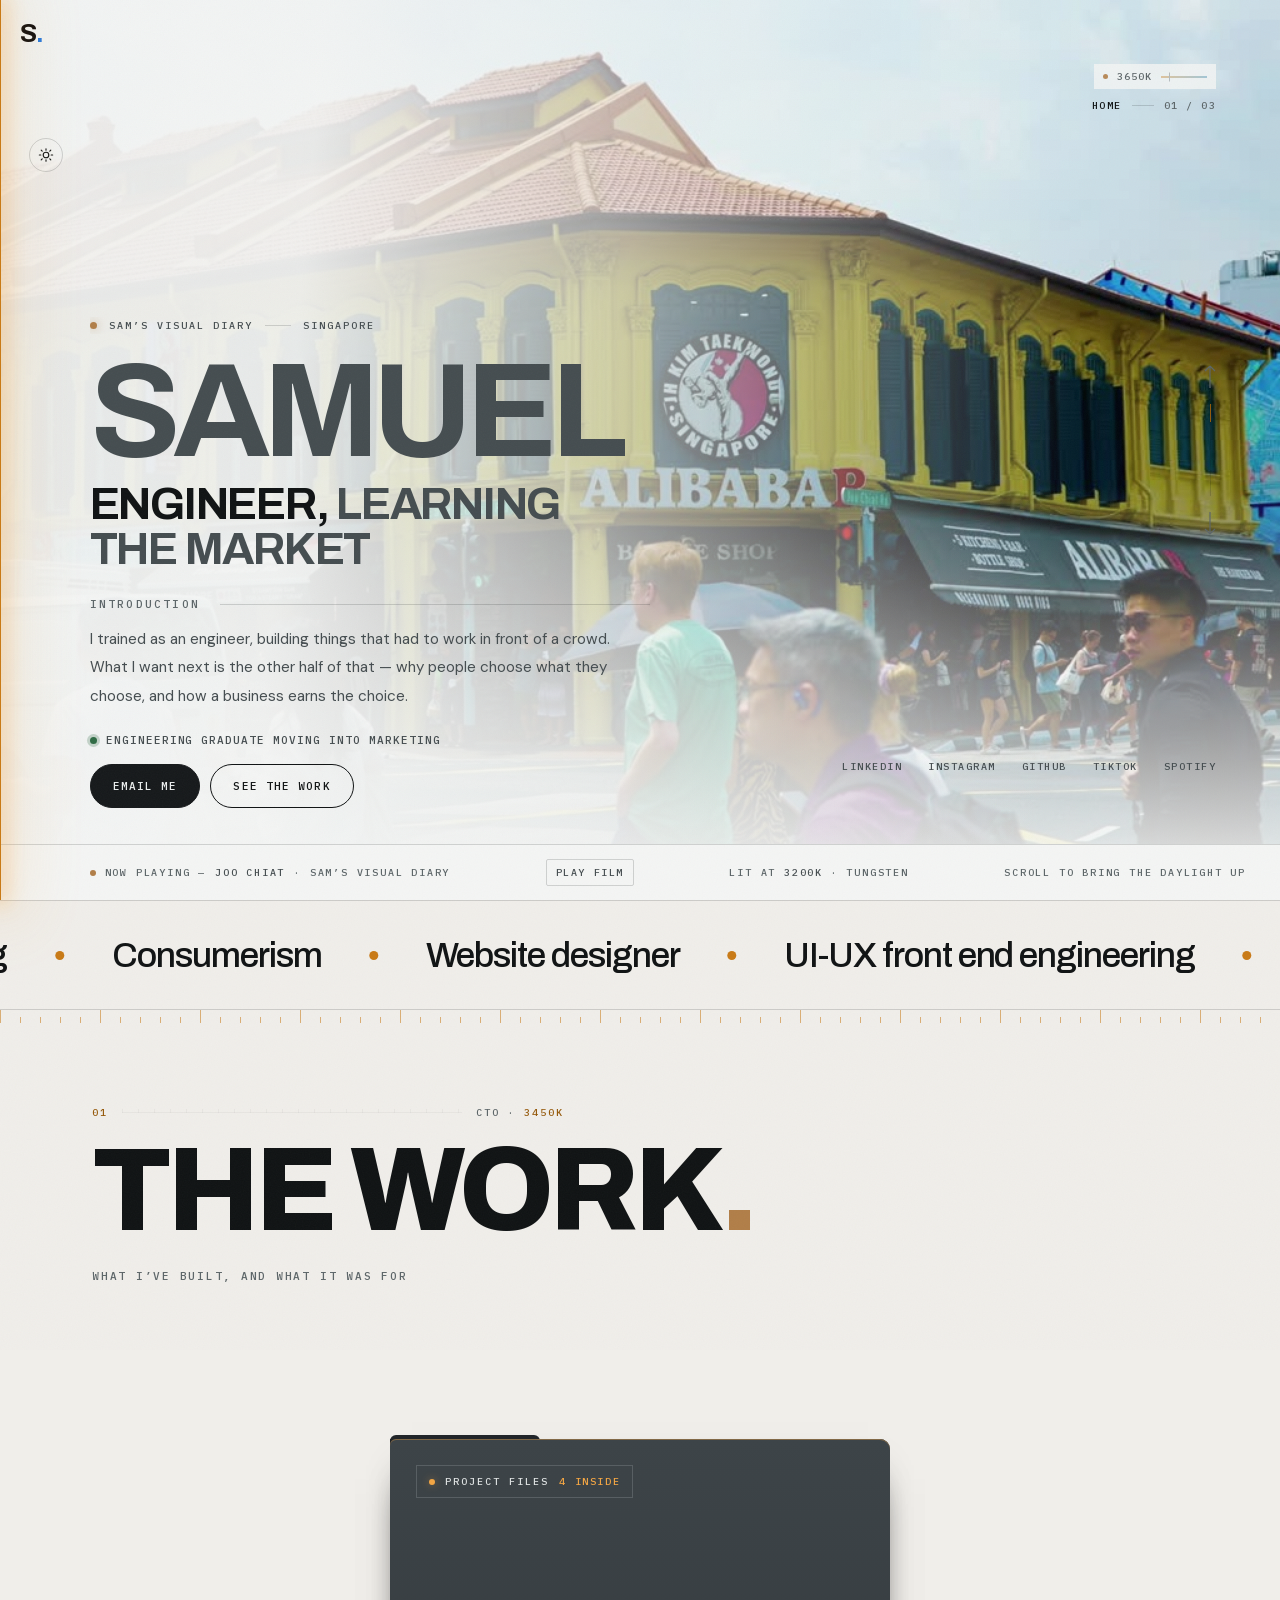
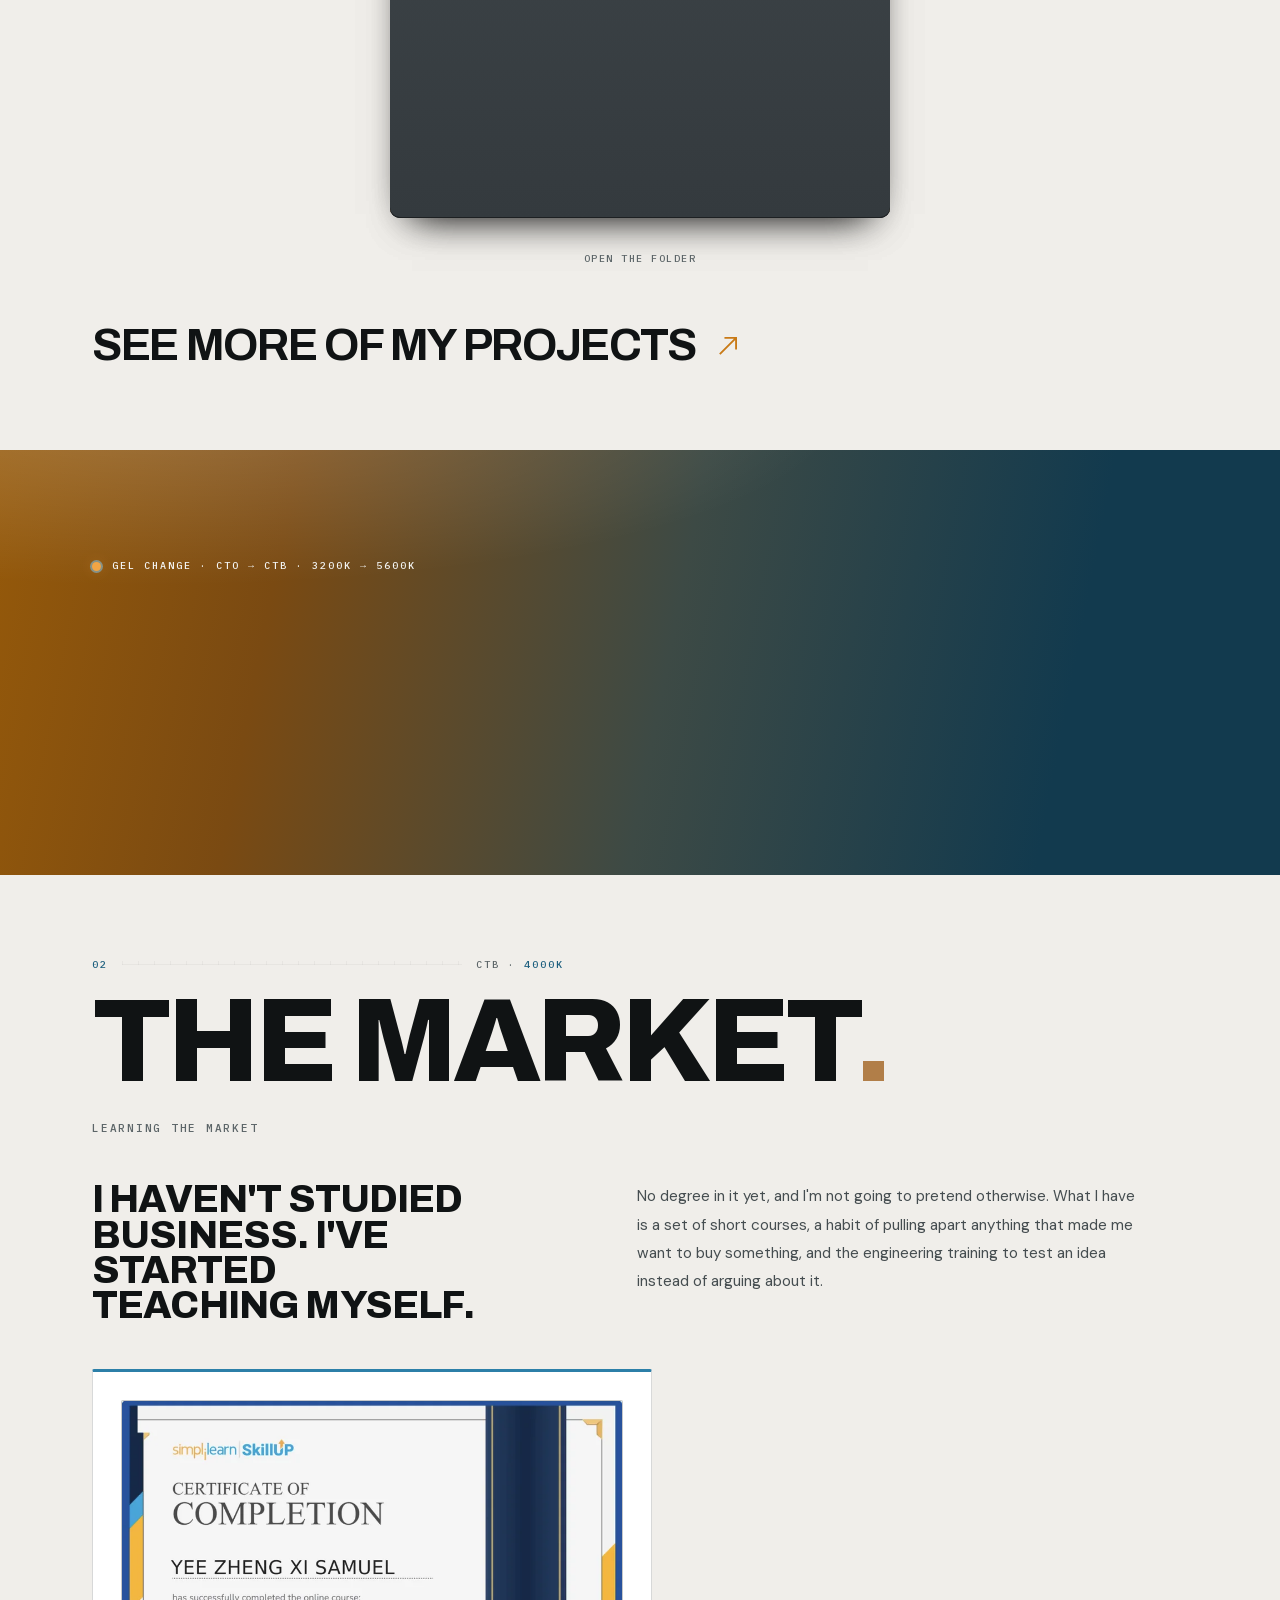
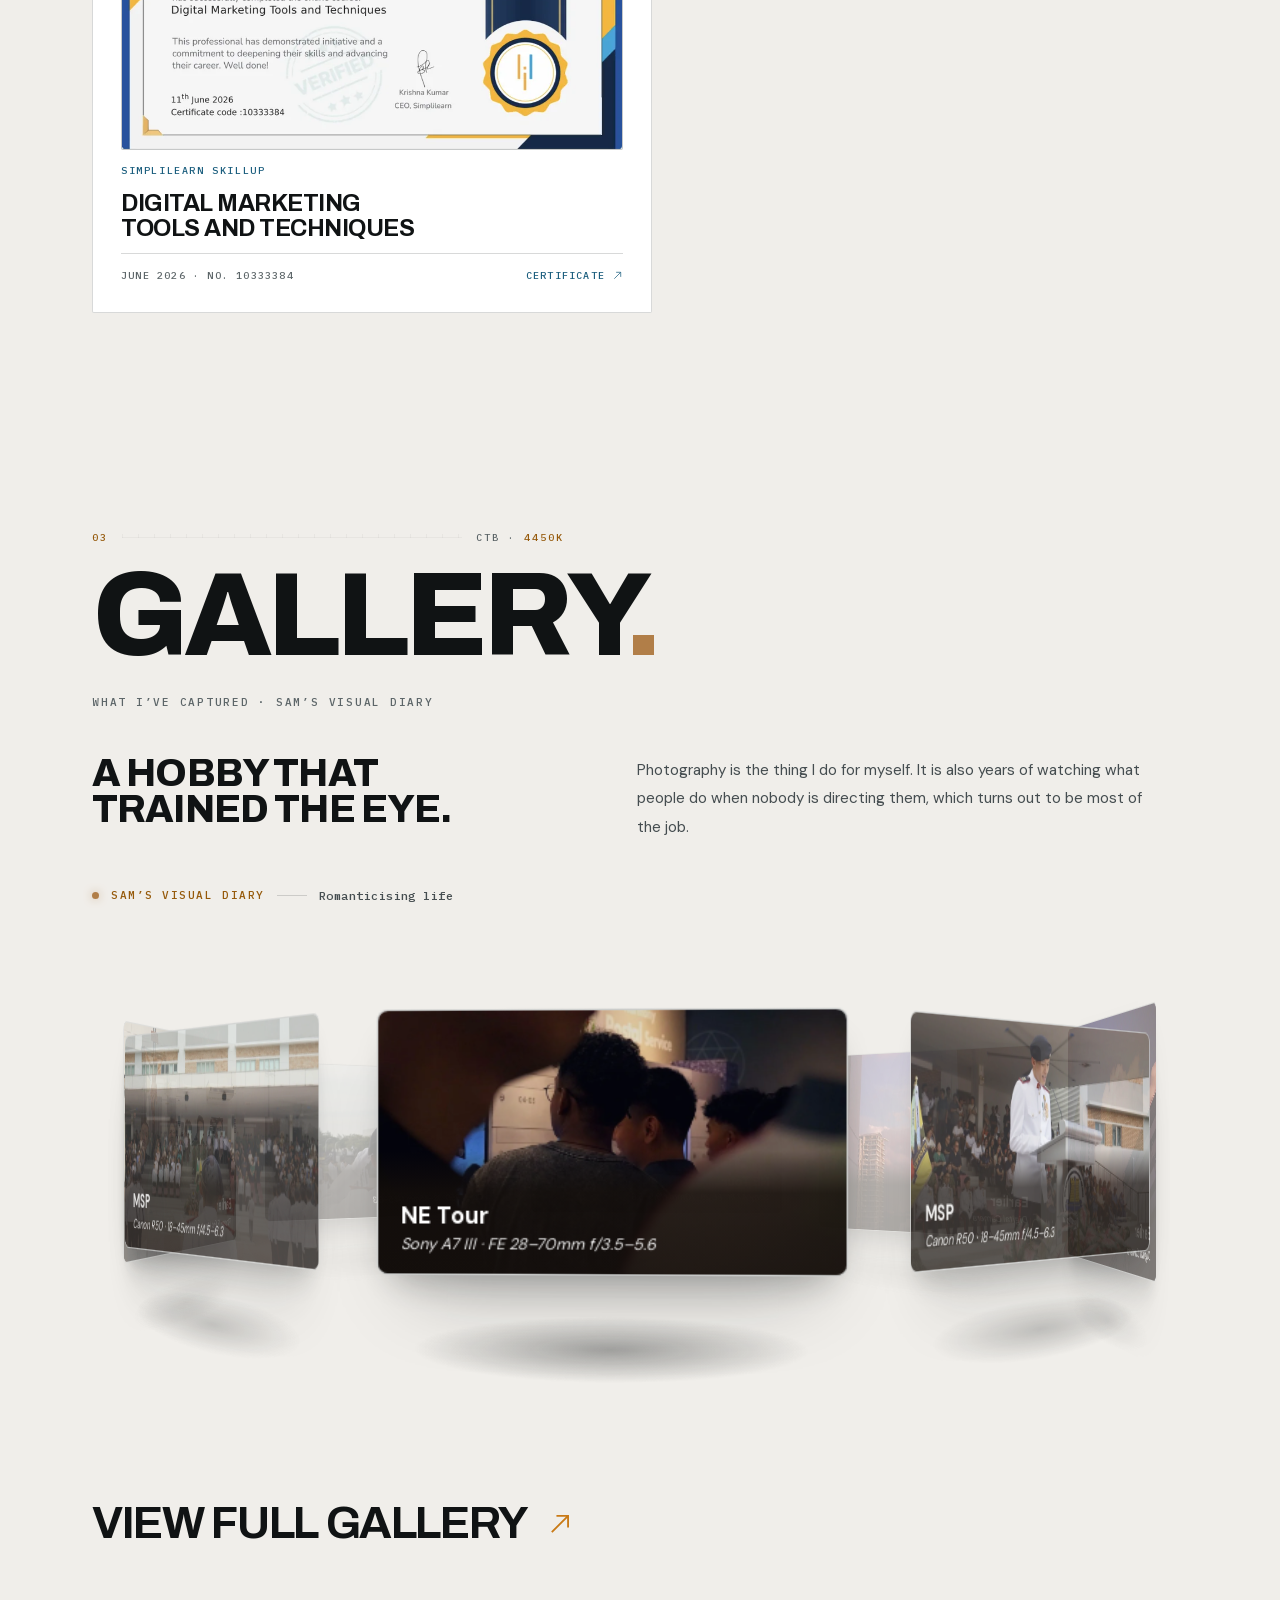
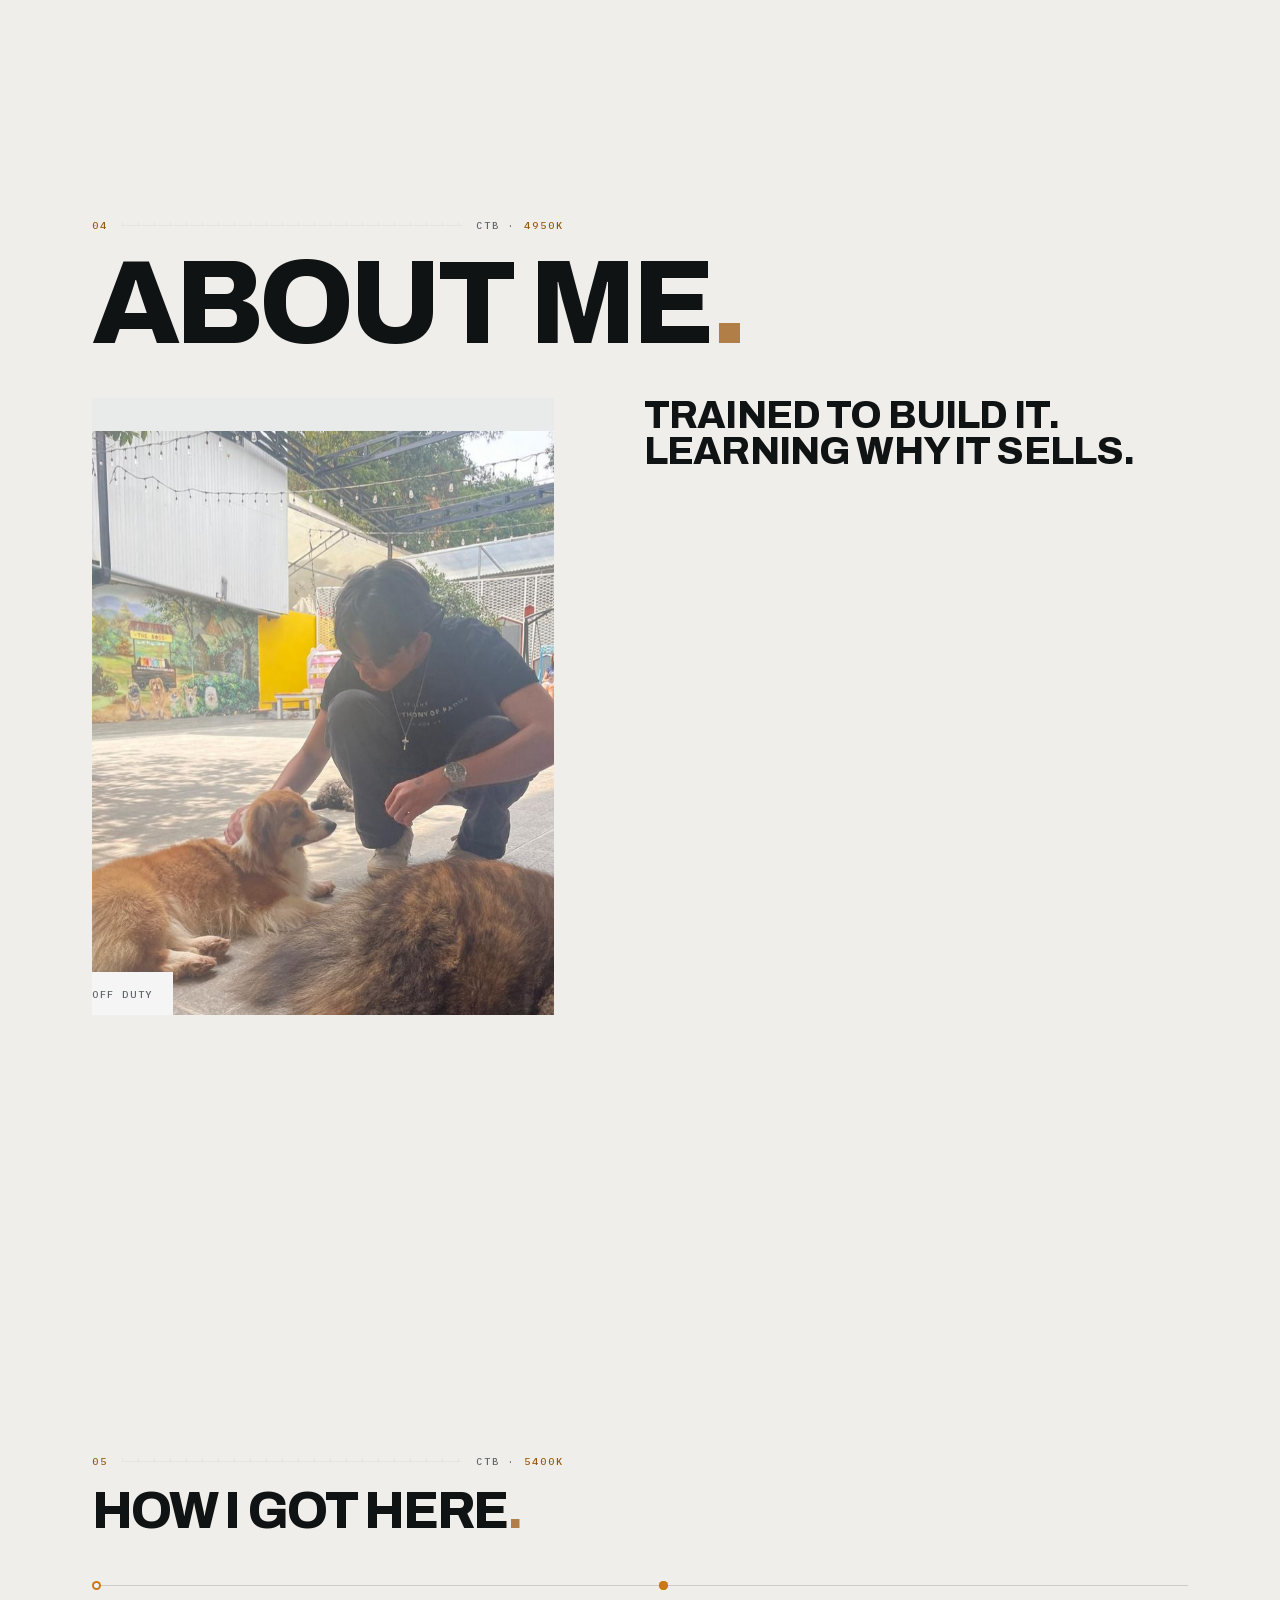
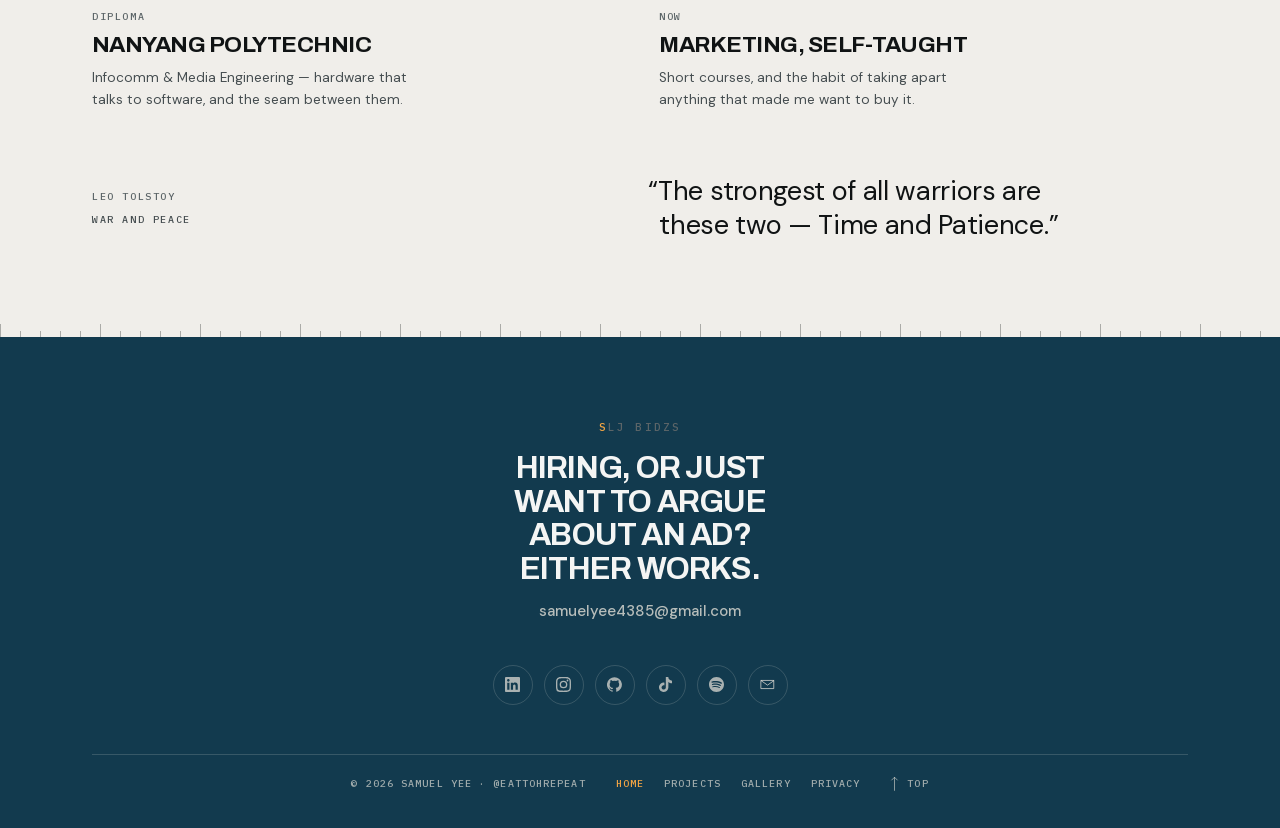
<file: index.html>
<!DOCTYPE html>
<html lang="en">
<head>
<meta charset="utf-8">
<meta name="viewport" content="width=device-width, initial-scale=1">
<title>Samuel Yee — Engineer, learning the market</title>
<meta name="description" content="Samuel Yee — Infocomm &amp; Media Engineering graduate in Singapore, moving into marketing. Built experiences that had to work in front of a crowd; now learning why people choose what they choose.">
<meta name="theme-color" content="#f4f5f4">

<meta property="og:title" content="Samuel Yee — Engineer, learning the market">
<meta property="og:description" content="Engineering graduate in Singapore, moving into marketing. The work, the courses, and the photographs.">
<meta property="og:type" content="website">
<meta property="og:image" content="https://samwoh05.github.io/Portfolio-Website-/assets/img/share.jpg">
<meta property="og:url" content="https://samwoh05.github.io/Portfolio-Website-/">
<meta property="og:site_name" content="Samuel Yee">
<meta property="og:image:width" content="1200">
<meta property="og:image:height" content="630">
<meta property="og:image:alt" content="A mural in central Singapore reading: in a room full of art I'd still stare at you">
<meta name="twitter:card" content="summary_large_image">

<link rel="icon" href="data:image/svg+xml,%3Csvg xmlns='http://www.w3.org/2000/svg' viewBox='0 0 64 64'%3E%3Crect width='64' height='64' fill='%230c0e0f'/%3E%3Ctext x='32' y='46' font-family='Helvetica,Arial' font-size='40' font-weight='bold' fill='%23f2a544' text-anchor='middle'%3ES%3C/text%3E%3C/svg%3E">

<script>/* the stored theme, before first paint, so the page never flashes the wrong one */
try{var t=localStorage.getItem("sy-theme");if(t)document.documentElement.setAttribute("data-theme",t)}catch(e){}</script>
<link rel="preload" href="assets/fonts/archivo-var-latin.woff2" as="font" type="font/woff2" crossorigin>
<link rel="preload" href="assets/fonts/dmsans-var-latin.woff2" as="font" type="font/woff2" crossorigin>
<link rel="stylesheet" href="assets/css/fonts.css?v=a26618b7">
<link rel="stylesheet" href="assets/css/site.css?v=a26618b7">
<link rel="stylesheet" href="assets/css/print.css?v=a26618b7" media="print">
</head>
<body class="is-home">
<a class="skip-link" href="#main">Skip to content</a>


<!-- ============ Preloader ============ -->
<div class="preloader">
  <div class="preloader__name"><span>Samuel&nbsp;Yee</span></div>
  <div class="preloader__bar"><i></i></div>
  <div class="preloader__count">000</div>
</div>

<!-- ============ Fixed chrome ============ -->
<a class="chrome chrome__logo" href="index.html" aria-label="Samuel Yee — home">S<i>.</i></a>

<button class="chrome menu-btn" type="button" aria-label="Open menu" aria-expanded="false" aria-controls="nav">
  <span></span><span></span><span></span>
</button>

<div class="chrome chrome__marker"><b>Home</b><s></s><span>01 / 03</span></div>

<!-- The desk. desk.js fills the number and the cue, and un-hides it, so a
     reader without JavaScript never sees an instrument reading nothing. -->
<div class="chrome desk" data-desk hidden>
  <i class="desk__lamp" aria-hidden="true"></i>
  <span class="desk__k" data-desk-k>3200K</span>
  <span class="desk__fader" aria-hidden="true"><i></i></span>
</div>

<div class="chrome scroll-rail" aria-hidden="true">
  <svg viewBox="0 0 12 26" fill="none" stroke="currentColor" stroke-width="1.2">
    <path d="M6 24V2M6 2 1 7M6 2l5 5"/>
  </svg>
  <div class="scroll-rail__track"><i></i></div>
  <svg class="scroll-rail__down" viewBox="0 0 12 26" fill="none" stroke="currentColor" stroke-width="1.2">
    <path d="M6 2v22M6 24l-5-5M6 24l5-5"/>
  </svg>
</div>

<nav class="chrome chrome__social" aria-label="Social links">
  <a href="https://www.linkedin.com/in/samuel-yee-573164284/" target="_blank" rel="noopener noreferrer">LinkedIn</a>
  <a href="https://www.instagram.com/eattohrepeat/" target="_blank" rel="noopener noreferrer">Instagram</a>
  <a href="https://github.com/samwoh05" target="_blank" rel="noopener noreferrer">GitHub</a>
  <a href="https://www.tiktok.com/@sam_yzx" target="_blank" rel="noopener noreferrer">TikTok</a>
    <a href="https://open.spotify.com/user/samuelyee4385" target="_blank" rel="noopener noreferrer">Spotify</a>
</nav>

<!-- ============ Overlay menu ============ -->
<nav class="nav-overlay" id="nav" aria-hidden="true" aria-label="Main">
  <ul class="nav-overlay__list">
    <li><a href="index.html" aria-current="page">Home<em>01</em></a></li>
    <li><a href="projects.html">Projects<em>02</em></a></li>
    <li><a href="gallery.html">Gallery<em>03</em></a></li>
    <li><a href="#contact">Contact<em>04</em></a></li>
  </ul>
  <div class="nav-overlay__meta">
    <a href="https://www.linkedin.com/in/samuel-yee-573164284/" target="_blank" rel="noopener noreferrer">LinkedIn</a>
    <a href="https://www.instagram.com/eattohrepeat/" target="_blank" rel="noopener noreferrer">Instagram</a>
    <a href="https://github.com/samwoh05" target="_blank" rel="noopener noreferrer">GitHub</a>
    <a href="https://www.tiktok.com/@sam_yzx" target="_blank" rel="noopener noreferrer">TikTok</a>
    <a href="https://open.spotify.com/user/samuelyee4385" target="_blank" rel="noopener noreferrer">Spotify</a>
    <a href="mailto:samuelyee4385@gmail.com">Email</a>
  </div>
</nav>

<main id="main">

<!-- ============ Hero ============
     The headline is still the whole argument — "engineer, learning the
     market" concedes the thing a reader works out anyway, which buys belief
     for everything under it. What is new is what it is printed on: seven
     seconds of Samuel's own Joo Chiat film, the street he actually shoots,
     running silent behind his name. The scrim is the page's own ground, so
     the type keeps its contrast in both themes, and site.js never starts the
     film for a reader who asked for less motion.
     EDIT THE STATUS LINE so it says what is actually true this month. To add
     a CV, drop the PDF at assets/cv.pdf and uncomment the third button. -->
<section class="hero hero--reel" data-cue="Cold open">
  <div class="hero__film" aria-hidden="true">
    <video data-film
           poster="assets/video/street-loop.jpg"
           src="assets/video/street-loop.mp4"
           muted loop playsinline preload="none"></video>
  </div>

  <div class="hero__body">
    <p class="hero__kicker rise in">
      <i aria-hidden="true"></i>Sam&rsquo;s Visual Diary<s aria-hidden="true"></s>Singapore
    </p>

    <div class="hero__title">
      <h1 class="display h-xl">
        <span class="hero__name" data-split><span>Samuel</span></span>
        <span class="rise in" data-d="2"><span><em>engineer,</em> learning</span></span>
        <span class="rise in" data-d="3"><span>the market</span></span>
      </h1>
    </div>

    <div class="hero__intro reveal" data-d="4">
      <p class="label label--muted" style="margin:0">Introduction</p>
      <s></s>
      <p class="lede" style="margin:0">
        I trained as an engineer, building things that had to work in front of
        a crowd. What I want next is the other half of that &mdash; why people
        choose what they choose, and how a business earns the choice.
      </p>
    </div>

    <div class="hero__act reveal" data-d="5">
      <p class="hero__status"><i aria-hidden="true"></i>Engineering graduate moving into marketing</p>
      <div class="hero__btns">
        <a class="btn btn--solid" href="mailto:samuelyee4385@gmail.com">Email me</a>
        <a class="btn" href="projects.html">See the work</a>
        <!-- <a class="btn" href="assets/cv.pdf" download>Download CV</a> -->
      </div>
    </div>
  </div>

  <div class="hero__strip">
    <span class="hero__now"><i aria-hidden="true"></i>Now playing &mdash; <b>Joo Chiat</b> &middot; Sam&rsquo;s Visual Diary</span>
    <!-- site.js un-hides this, so a reader without JavaScript is never shown
         a control that can't do anything. -->
    <button class="hero__film-btn" type="button" data-film-toggle hidden>Pause film</button>
    <span>Lit at <b>3200K</b> &middot; tungsten</span>
    <span>Scroll to bring the daylight up</span>
  </div>
</section>

<!-- ============ Marquee ============
     Four words, and every one of them names something he wants to be hired
     to do. site.js repeats the row until it is wider than the screen, so a
     short list cannot open a gap as it wraps. -->
<div class="marquee" aria-hidden="true">
  <div class="marquee__row">
    <span>UI-UX front end engineering</span><span>Marketing</span>
    <span>Consumerism</span><span>Website designer</span>
  </div>
</div>

<div class="checker checker--rust" aria-hidden="true" style="opacity:.55"></div>

<!-- ============ 01 — the work ============
     Still the first thing after the hero, because the strongest argument for
     the change of direction is work he has already done, described for a
     different reader. -->
<section class="section section--tight shell" data-cue="The work">
  <div class="section__head reveal">
    <p class="cue"><b>01</b><s aria-hidden="true"></s><span>CTO &middot; <b data-cue-k>3200K</b></span></p>
    <h2 class="section__word">The work<i>.</i></h2>
    <p class="section__sub">What I&rsquo;ve built, and what it was for</p>
  </div>

  <div class="reveal" data-folder
       style="margin-bottom:clamp(30px,5vh,54px)"></div>

  <a class="cta-link reveal" data-d="1" href="projects.html">
    See more of my projects
    <svg viewBox="0 0 24 24" fill="none" stroke="currentColor" stroke-width="1.6"><path d="M5 19 19 5M9 5h10v10"/></svg>
  </a>
</section>

<!-- ============ The turn ============
     Everything above this band is what he made. Everything below is what he
     is learning. The colour changes to say so. -->
<section class="statement statement--turn" data-cue="The turn">
  <p class="statement__gel"><i aria-hidden="true"></i>Gel change &middot; CTO &rarr; CTB &middot; 3200K &rarr; 5600K</p>
  <p data-split><span>People buy<br>what it says<br>about them.</span></p>
</section>

<!-- ============ 02 — learning ============ -->
<section class="section section--tight shell section--market" id="learning" data-cue="Learning the market">
  <div class="section__head reveal">
    <p class="cue"><b>02</b><s aria-hidden="true"></s><span>CTB &middot; <b data-cue-k>5600K</b></span></p>
    <h2 class="section__word">The market<i>.</i></h2>
    <p class="section__sub">Learning the market</p>
  </div>

  <div class="sec-intro">
    <div>
      <p class="display h-md rise deck" style="margin:0">
        <span>I haven't studied<br>business. I've started<br>teaching myself.</span>
      </p>
    </div>
    <div>
      <p class="lede reveal" data-d="1">
        No degree in it yet, and I'm not going to pretend otherwise. What I
        have is a set of short courses, a habit of pulling apart anything that
        made me want to buy something, and the engineering training to test an
        idea instead of arguing about it.
      </p>
    </div>
  </div>

  <div data-learning></div>
</section>

<!-- ============ 04 — the eye ============ -->
<section class="section shell" data-cue="What I&rsquo;ve captured">
  <div class="section__head reveal">
    <p class="cue"><b>03</b><s aria-hidden="true"></s><span>CTB &middot; <b data-cue-k>5600K</b></span></p>
    <h2 class="section__word">Gallery<i>.</i></h2>
    <p class="section__sub">What I&rsquo;ve captured &middot; Sam&rsquo;s Visual Diary</p>
  </div>

  <div class="sec-intro">
    <div>
      <p class="display h-md rise deck" style="margin:0">
        <span>A hobby that<br>trained the eye.</span>
      </p>
    </div>
    <div>
      <p class="lede reveal" data-d="1">
        Photography is the thing I do for myself. It is also years of watching
        what people do when nobody is directing them, which turns out to be
        most of the job.
      </p>
    </div>
  </div>

  <!-- His own name for the work, his own line under it. Both are already
       true on the account the photographs come from; nothing here is a
       slogan written for him. -->
  <p class="diary-credit reveal" data-d="2">
    <i aria-hidden="true"></i>
    <a href="https://www.instagram.com/samvisualdiary.jpg/" target="_blank" rel="noopener noreferrer">Sam&rsquo;s Visual Diary</a>
    <s aria-hidden="true"></s>
    <span>Romanticising life</span>
  </p>

  <div class="ring-stage reveal" data-gallery-ring
       style="margin-bottom:clamp(30px,5vh,54px)"></div>

  <a class="cta-link reveal" data-d="1" href="gallery.html">
    View Full Gallery
    <svg viewBox="0 0 24 24" fill="none" stroke="currentColor" stroke-width="1.6"><path d="M5 19 19 5M9 5h10v10"/></svg>
  </a>
</section>

<!-- ============ 05 — about ============ -->
<section class="section shell" id="about" data-cue="About Me">
  <div class="section__head reveal">
    <p class="cue"><b>04</b><s aria-hidden="true"></s><span>CTB &middot; <b data-cue-k>5600K</b></span></p>
    <h2 class="section__word">About Me<i>.</i></h2>
  </div>

  <div class="about">
    <figure class="about__figure reveal" style="margin:0">
      <img src="assets/img/about.jpg" alt="Samuel crouching to pet a corgi at an outdoor dog cafe" data-parallax="0.05">
      <figcaption>Off duty</figcaption>
    </figure>

    <div>
      <p class="display h-md rise deck" style="margin:0 0 clamp(22px,4vh,38px)">
        <span>Trained to build it.<br>Learning why it sells.</span>
      </p>

      <p class="lede reveal" data-d="1">
        Hi, I'm Samuel. I studied Infocomm &amp; Media Engineering at Nanyang
        Polytechnic &mdash; lighting rigs, sensors, the software that keeps them
        talking to each other. Most of what I built was made to be walked up to
        by a stranger, which is a harder brief than it sounds.
      </p>
      <p class="lede reveal" data-d="2">
        That is what pulled me towards the business side. Once you have spent a
        week making a corridor more inviting than the one next to it, you stop
        seeing marketing as decoration and start seeing it as the same problem
        with different tools. I want to understand the decision, not just the
        installation.
      </p>
      <p class="lede reveal" data-d="3">
        Photography is the hobby that keeps feeding it &mdash; it taught me to
        watch people rather than scenery. Off the clock I cook without
        measuring and lose at games.
      </p>

      <dl class="about__stats reveal" data-d="4">
        <div><dt>Diploma</dt><dd>Infocomm &amp; Media Eng., NYP</dd></div>
        <div><dt>Based in</dt><dd>Singapore</dd></div>
        <div><dt>Shipped</dt><dd>NYP Open House 2024</dd></div>
        <div><dt>Now learning</dt><dd>Marketing &amp; consumer behaviour</dd></div>
      </dl>

      <p class="reveal" data-d="5" style="margin:clamp(24px,4vh,36px) 0 0">
        <a class="label" href="https://www.linkedin.com/in/samuel-yee-573164284/" target="_blank" rel="noopener noreferrer">The professional side &rarr; LinkedIn</a>
      </p>
    </div>
  </div>
</section>

<!-- ============ Education ============
     Two stops, not four. The school years came off: on a page asking an
     employer to take a change of direction seriously, a ladder reaching back
     to primary school reads as a school assignment. -->
<section class="section section--tight shell" id="education" data-cue="How I got here">
  <div class="section__head reveal">
    <p class="cue"><b>05</b><s aria-hidden="true"></s><span>CTB &middot; <b data-cue-k>5600K</b></span></p>
    <h2 class="section__word section__word--sm">How I got here<i>.</i></h2>
  </div>

  <ol class="path">
    <li class="path__step reveal">
      <p class="path__stage">Diploma</p>
      <h3 class="path__name">Nanyang Polytechnic</h3>
      <p class="path__note">Infocomm &amp; Media Engineering &mdash; hardware that talks to software, and the seam between them.</p>
    </li>
    <li class="path__step reveal" data-d="1">
      <p class="path__stage">Now</p>
      <h3 class="path__name">Marketing, self-taught</h3>
      <p class="path__note">Short courses, and the habit of taking apart anything that made me want to buy it.</p>
    </li>
  </ol>

  <!-- The one borrowed line on the page, so it carries the name of the man
       who wrote it. It sits under the two stops because that is where the
       page admits the change of direction is a slow one; anywhere louder it
       would read as a poster. Kutuzov says it to Prince Andrei, Book X,
       chapter 16 — this is the Maude translation's wording. -->
  <figure class="motto reveal" data-d="2">
    <blockquote class="motto__line">
      <p>&ldquo;The strongest of all warriors are these two &mdash; Time and Patience.&rdquo;</p>
    </blockquote>
    <figcaption class="motto__credit">Leo Tolstoy<cite>War and Peace</cite></figcaption>
  </figure>
</section>

</main>

<!-- ============ Footer ============ -->
<div class="checker" aria-hidden="true"></div>

<!-- ============ Lightbox ============ -->
<div class="lightbox" id="lightbox" role="dialog" aria-modal="true" aria-label="Image viewer" aria-hidden="true">
  <div class="lightbox__bar">
    <span><b>01</b> / <span class="total">00</span></span>
    <button class="lb-close" type="button" aria-label="Close viewer">
      Close
      <svg viewBox="0 0 24 24" fill="none" stroke="currentColor" stroke-width="1.8"><path d="M4 4l16 16M20 4L4 20"/></svg>
    </button>
  </div>

  <div class="lightbox__stage"></div>

  <button class="lb-btn lb-prev" type="button" aria-label="Previous">
    <svg viewBox="0 0 24 24" fill="none" stroke="currentColor" stroke-width="1.7"><path d="M15 4 7 12l8 8"/></svg>
  </button>
  <button class="lb-btn lb-next" type="button" aria-label="Next">
    <svg viewBox="0 0 24 24" fill="none" stroke="currentColor" stroke-width="1.7"><path d="M9 4l8 8-8 8"/></svg>
  </button>

  <div class="lightbox__foot"><h3></h3><p></p></div>
</div>

<footer class="footer" id="contact" data-cue="Say hello">
  <p class="label reveal" style="margin:0"><span data-decrypt="inViewHover" data-decrypt-sequential data-decrypt-speed="80" data-decrypt-delay="240" data-decrypt-chars="ABCDEFGHIJKLMNOPQRSTUVWXYZ!@#$%&amp;*+?">Say Hello</span></p>

  <h2 class="contact__title reveal" data-d="1">Hiring, or just want to argue about an ad? Either works.</h2>

  <a class="contact__mail reveal" data-d="2" href="mailto:samuelyee4385@gmail.com">samuelyee4385@gmail.com</a>

  <nav class="socials reveal" data-d="3" aria-label="Social links">
      <a href="https://www.linkedin.com/in/samuel-yee-573164284/" target="_blank" rel="noopener noreferrer" aria-label="LinkedIn" title="LinkedIn"><svg viewBox="0 0 24 24" fill="currentColor" aria-hidden="true"><path d="M20.447 20.452h-3.554v-5.569c0-1.328-.027-3.037-1.852-3.037-1.853 0-2.136 1.445-2.136 2.939v5.667H9.351V9h3.414v1.561h.046c.477-.9 1.637-1.85 3.37-1.85 3.601 0 4.267 2.37 4.267 5.455v6.286zM5.337 7.433c-1.144 0-2.063-.926-2.063-2.065 0-1.138.92-2.063 2.063-2.063 1.14 0 2.064.925 2.064 2.063 0 1.139-.925 2.065-2.064 2.065zm1.782 13.019H3.555V9h3.564v11.452zM22.225 0H1.771C.792 0 0 .774 0 1.729v20.542C0 23.227.792 24 1.771 24h20.454C23.2 24 24 23.227 24 22.271V1.729C24 .774 23.2 0 22.225 0z"/></svg></a>
      <a href="https://www.instagram.com/eattohrepeat/" target="_blank" rel="noopener noreferrer" aria-label="Instagram" title="Instagram"><svg viewBox="0 0 24 24" fill="currentColor" aria-hidden="true"><path d="M12 2.16c3.2 0 3.58.01 4.85.07 1.17.05 1.8.25 2.23.41.56.22.96.48 1.38.9.42.42.68.82.9 1.38.16.42.36 1.06.41 2.23.06 1.27.07 1.65.07 4.85s-.01 3.58-.07 4.85c-.05 1.17-.25 1.8-.41 2.23-.22.56-.48.96-.9 1.38-.42.42-.82.68-1.38.9-.42.16-1.06.36-2.23.41-1.27.06-1.65.07-4.85.07s-3.58-.01-4.85-.07c-1.17-.05-1.8-.25-2.23-.41-.56-.22-.96-.48-1.38-.9-.42-.42-.68-.82-.9-1.38-.16-.42-.36-1.06-.41-2.23C2.17 15.58 2.16 15.2 2.16 12s.01-3.58.07-4.85c.05-1.17.25-1.8.41-2.23.22-.56.48-.96.9-1.38.42-.42.82-.68 1.38-.9.42-.16 1.06-.36 2.23-.41C8.42 2.17 8.8 2.16 12 2.16zM12 0C8.74 0 8.33.01 7.05.07 5.78.13 4.9.33 4.14.63c-.79.3-1.46.72-2.12 1.39C1.35 2.68.93 3.35.63 4.14.33 4.9.13 5.78.07 7.05.01 8.33 0 8.74 0 12s.01 3.67.07 4.95c.06 1.27.26 2.15.56 2.91.3.79.72 1.461.39 2.12.66.67 1.33 1.09 2.12 1.39.76.3 1.64.5 2.91.56C8.33 23.99 8.74 24 12 24s3.67-.01 4.95-.07c1.27-.06 2.15-.26 2.91-.56.79-.3 1.46-.72 2.12-1.39.67-.66 1.09-1.33 1.39-2.12.3-.76.5-1.64.56-2.91C23.99 15.67 24 15.26 24 12s-.01-3.67-.07-4.95c-.06-1.27-.26-2.15-.56-2.91-.3-.79-.72-1.46-1.39-2.12C21.32 1.35 20.65.93 19.86.63 19.1.33 18.22.13 16.95.07 15.67.01 15.26 0 12 0zm0 5.84a6.16 6.16 0 1 0 0 12.32A6.16 6.16 0 0 0 12 5.84zM12 16a4 4 0 1 1 0-8 4 4 0 0 1 0 8zm7.85-10.4a1.44 1.44 0 1 1-2.88 0 1.44 1.44 0 0 1 2.88 0z"/></svg></a>
      <a href="https://github.com/samwoh05" target="_blank" rel="noopener noreferrer" aria-label="GitHub" title="GitHub"><svg viewBox="0 0 24 24" fill="currentColor" aria-hidden="true"><path d="M12 .3a12 12 0 0 0-3.8 23.4c.6.1.8-.3.8-.6v-2c-3.3.7-4-1.6-4-1.6-.6-1.4-1.4-1.8-1.4-1.8-1.1-.7.1-.7.1-.71.2.1 1.8 1.2 1.8 1.2 1.1 1.8 2.8 1.3 3.5 1 .1-.8.4-1.3.8-1.6-2.7-.3-5.5-1.3-5.5-5.9 0-1.3.5-2.4 1.2-3.2-.1-.3-.5-1.5.1-3.2 0 0 1-.3 3.3 1.2a11.5 11.5 0 0 1 6 0c2.3-1.5 3.3-1.2 3.3-1.2.6 1.7.2 2.9.1 3.2.8.8 1.2 1.9 1.2 3.2 0 4.6-2.8 5.6-5.5 5.9.4.4.8 1.1.8 2.2v3.3c0 .3.2.7.8.6A12 12 0 0 0 12 .3"/></svg></a>
      <a href="https://www.tiktok.com/@sam_yzx" target="_blank" rel="noopener noreferrer" aria-label="TikTok" title="TikTok"><svg viewBox="0 0 24 24" fill="currentColor" aria-hidden="true"><path d="M12.53.02C13.84 0 15.14.01 16.44 0c.08 1.53.63 3.09 1.75 4.17 1.12 1.11 2.7 1.62 4.24 1.79v4.03c-1.44-.05-2.89-.35-4.2-.97-.57-.26-1.1-.59-1.62-.93-.01 2.92.01 5.84-.02 8.75-.08 1.4-.54 2.79-1.35 3.94-1.31 1.92-3.58 3.17-5.91 3.21-1.43.08-2.86-.31-4.08-1.03-2.02-1.19-3.44-3.37-3.65-5.71-.02-.5-.03-1-.01-1.49.18-1.9 1.12-3.72 2.58-4.96 1.66-1.44 3.98-2.13 6.15-1.72.02 1.48-.04 2.96-.04 4.44-.99-.32-2.15-.23-3.02.37-.63.41-1.11 1.04-1.36 1.75-.21.51-.15 1.07-.14 1.61.24 1.64 1.82 3.02 3.5 2.87 1.12-.01 2.19-.66 2.77-1.61.19-.33.4-.67.41-1.06.1-1.79.06-3.57.07-5.36.01-4.03-.01-8.05.02-12.07z"/></svg></a>
      <a href="https://open.spotify.com/user/samuelyee4385" target="_blank" rel="noopener noreferrer" aria-label="Spotify" title="Spotify"><svg viewBox="0 0 24 24" fill="currentColor" aria-hidden="true"><path d="M12 0C5.4 0 0 5.4 0 12s5.4 12 12 12 12-5.4 12-12S18.66 0 12 0zm5.52 17.34c-.24.36-.66.48-1.02.24-2.82-1.74-6.36-2.1-10.56-1.14-.42.12-.78-.18-.9-.54-.12-.42.18-.78.54-.9 4.56-1.02 8.52-.6 11.64 1.32.42.18.48.66.3 1.02zm1.44-3.3c-.3.42-.84.6-1.26.3-3.24-1.98-8.16-2.58-11.94-1.38-.48.12-1.02-.12-1.14-.6-.12-.48.12-1.02.6-1.14C9.6 9.9 15 10.56 18.72 12.84c.36.18.54.78.24 1.2zm.12-3.36C15.24 8.4 8.82 8.16 5.16 9.3c-.6.18-1.2-.18-1.38-.72-.18-.6.18-1.2.72-1.38 4.26-1.26 11.28-1.02 15.72 1.62.54.3.72 1.02.42 1.56-.3.42-1.02.6-1.56.3z"/></svg></a>
      <a href="mailto:samuelyee4385@gmail.com" aria-label="Email" title="Email"><svg viewBox="0 0 24 24" fill="none" stroke="currentColor" stroke-width="1.6" stroke-linecap="round" stroke-linejoin="round"><path d="M2 5.5h20v13H2zM2 6l10 7 10-7"/></svg></a>
  </nav>

  <div class="footer__base">
    <span>&copy; <span id="yr">2026</span> Samuel Yee &middot; @eattohrepeat</span>
    <nav class="footer__nav" aria-label="Pages"><a href="index.html" aria-current="page">Home</a><a href="projects.html">Projects</a><a href="gallery.html">Gallery</a><a href="privacy.html">Privacy</a></nav>
    <a class="footer__back" href="#top">
      <svg viewBox="0 0 12 26" fill="none" stroke="currentColor" stroke-width="1.4"><path d="M6 24V2M6 2 1 7M6 2l5 5"/></svg>
      Top
    </a>
  </div>
</footer>

<script>document.getElementById("yr").textContent = new Date().getFullYear();</script>
<script src="assets/js/theme.js?v=a26618b7"></script>
<script src="assets/js/transition.js?v=a26618b7"></script>
<script src="assets/js/site.js?v=a26618b7"></script>
<script src="data/gallery.js?v=a26618b7"></script>
<script src="data/projects.js?v=a26618b7"></script>
<script src="data/learning.js?v=a26618b7"></script>
<script src="assets/js/gallery.js?v=a26618b7"></script>
<script src="assets/js/ring.js?v=a26618b7"></script>
<script src="assets/js/split.js?v=a26618b7"></script>
<script src="assets/js/decrypt.js?v=a26618b7"></script>
<script src="assets/js/folder.js?v=a26618b7"></script>
<script src="assets/js/projects.js?v=a26618b7"></script>
<script src="assets/js/learning.js?v=a26618b7"></script>
<script src="assets/js/desk.js?v=a26618b7"></script>
</body>
</html>
</file>
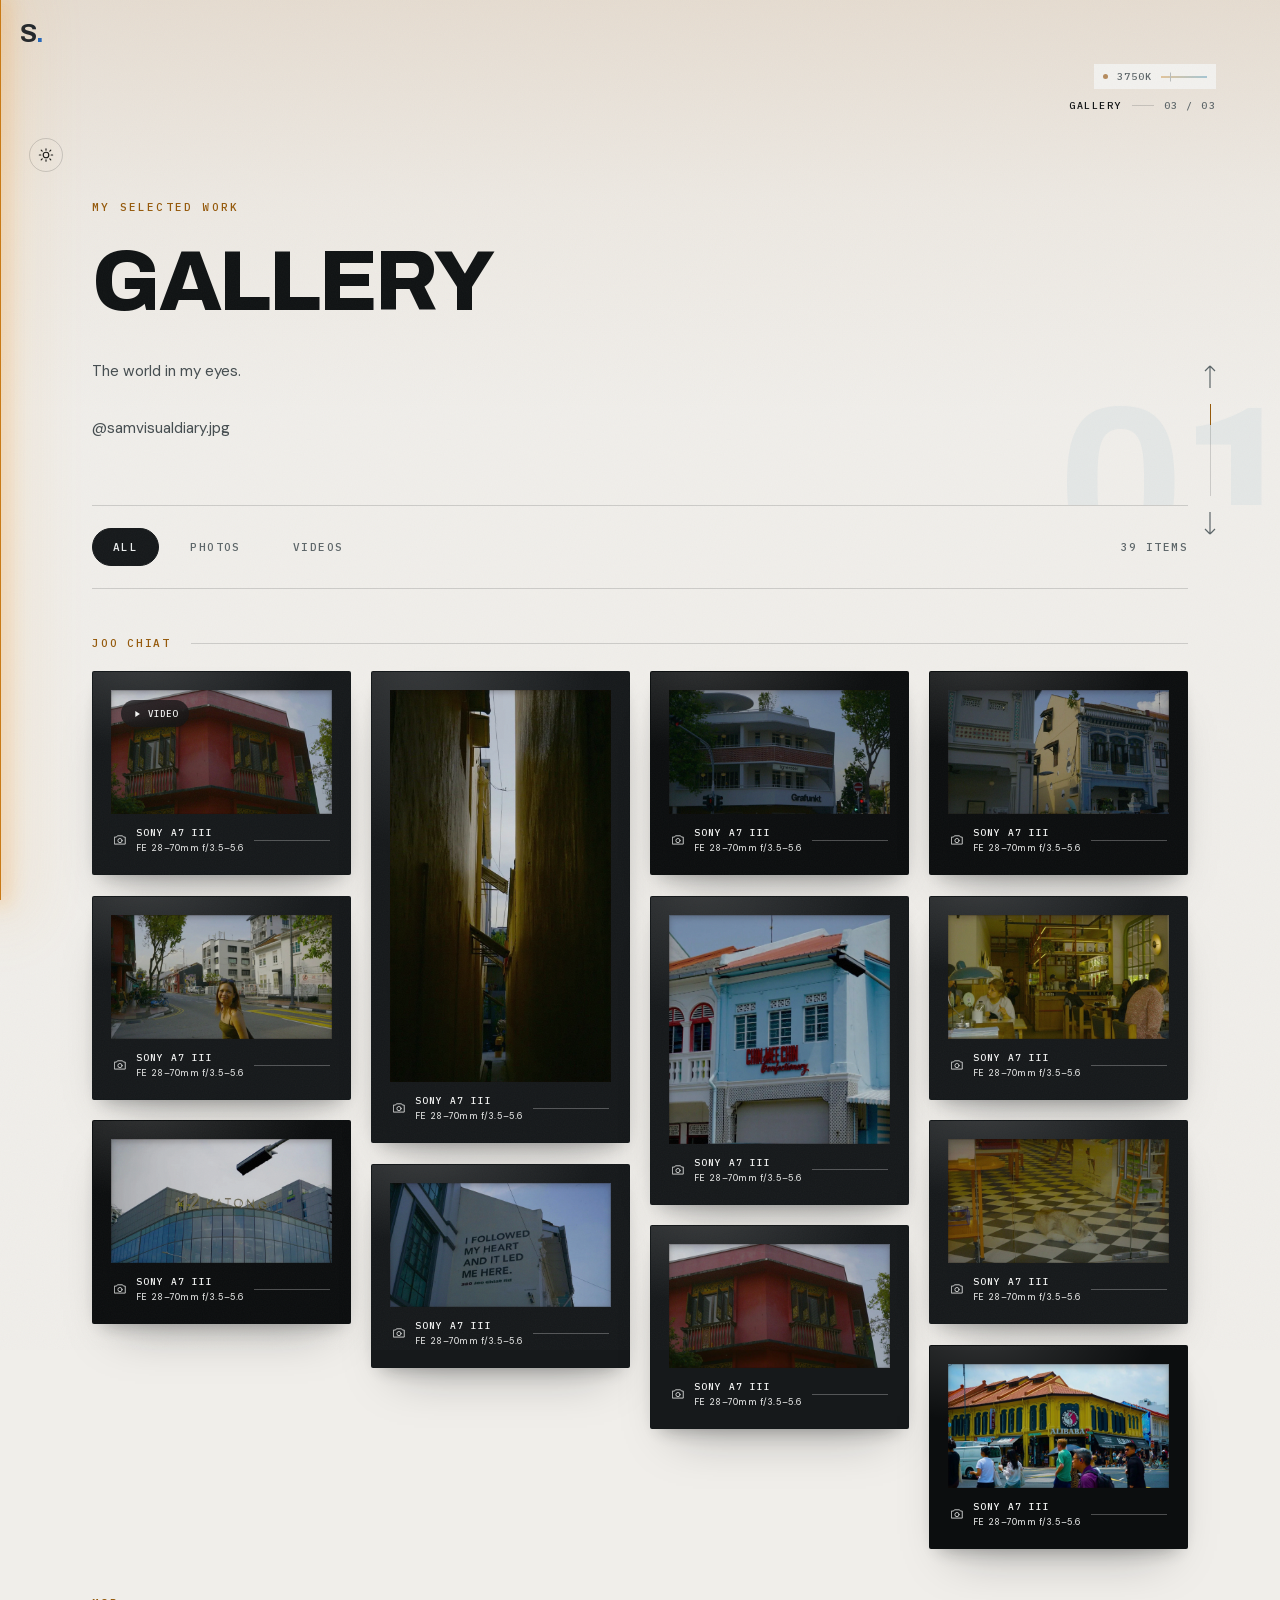
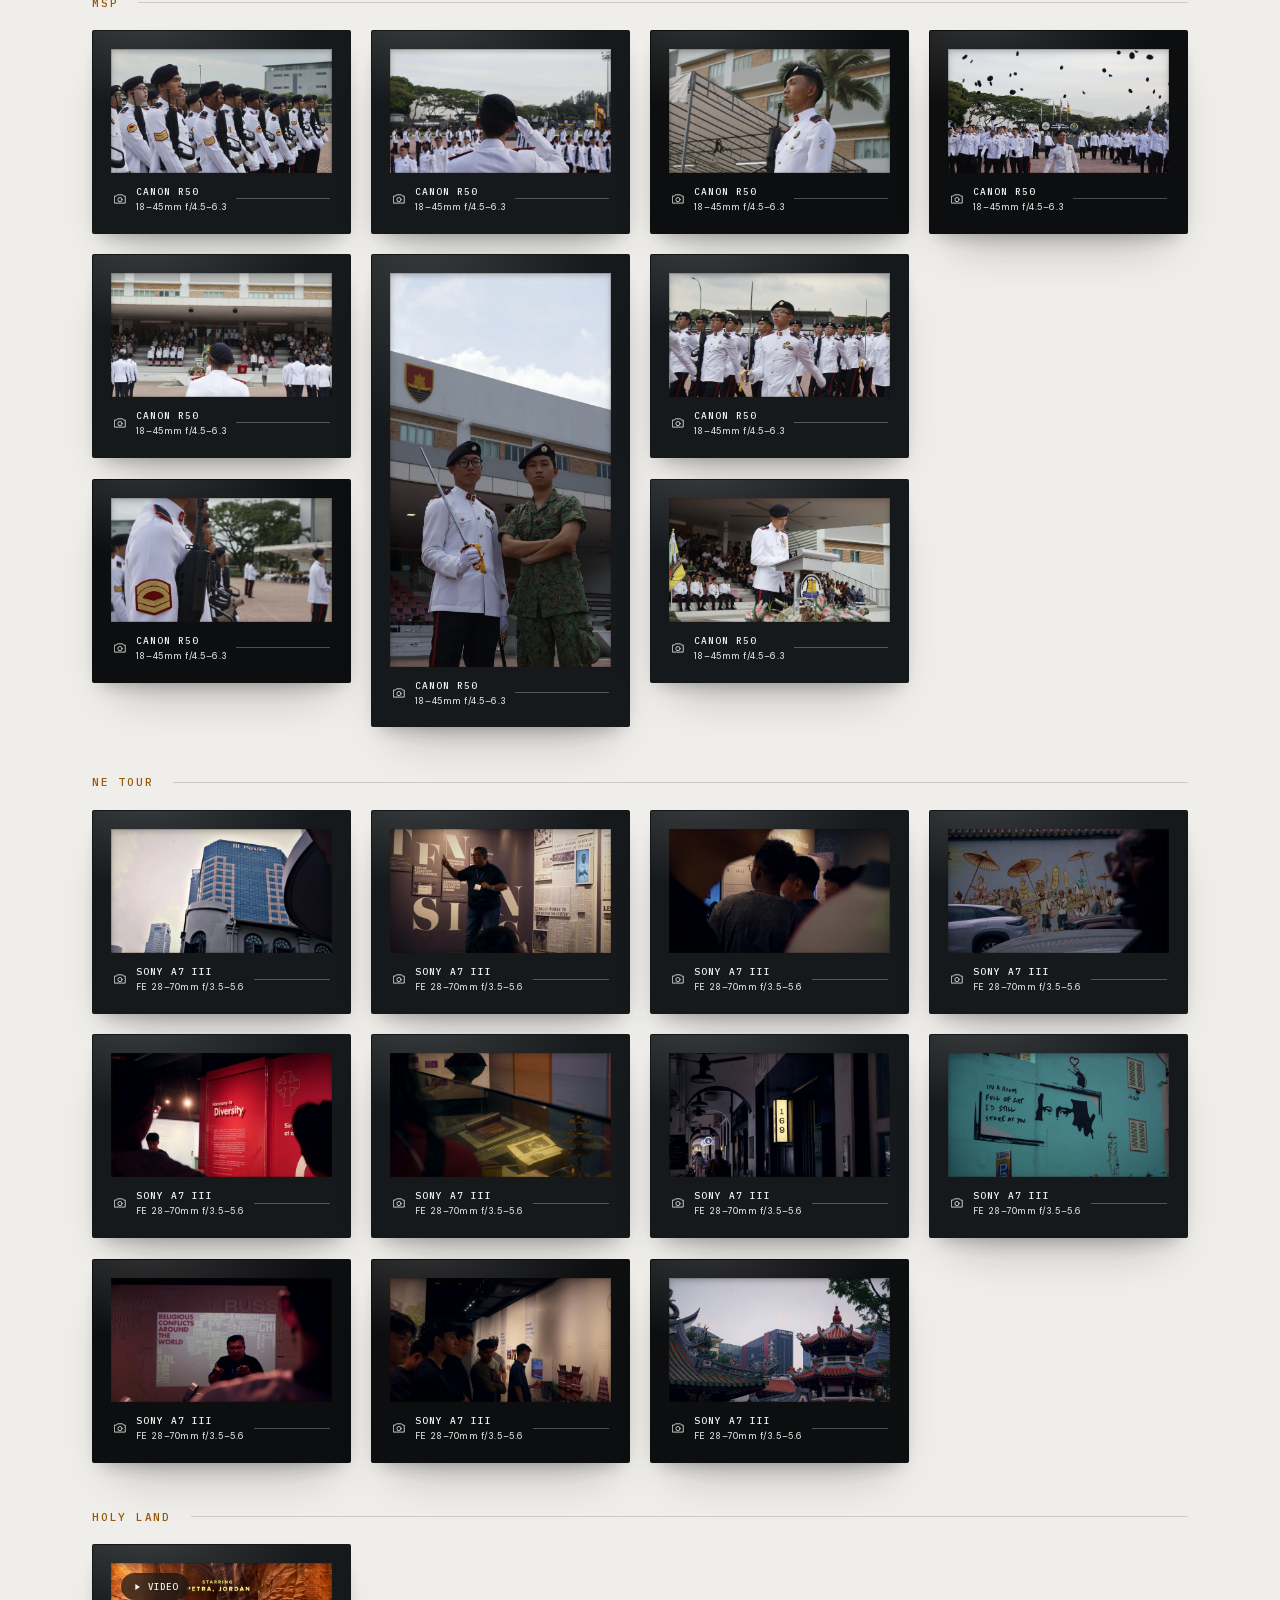
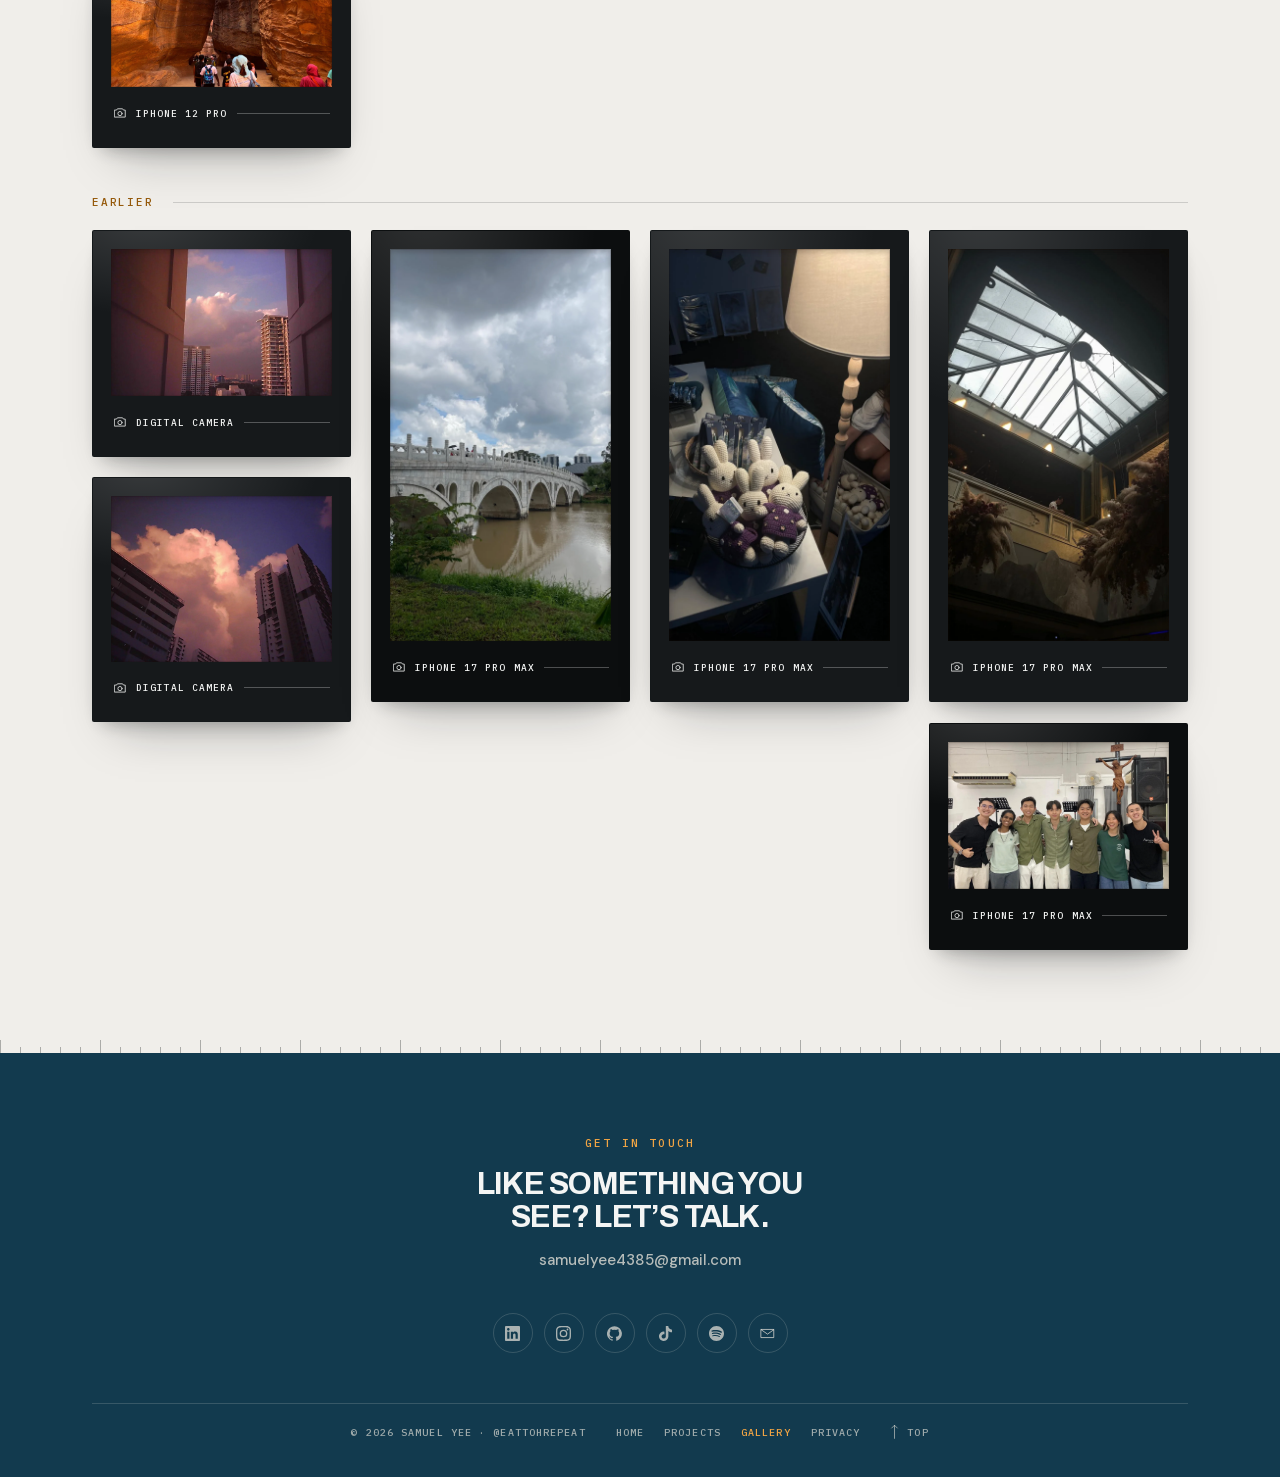
<file: gallery.html>
<!DOCTYPE html>
<html lang="en">
<head>
<meta charset="utf-8">
<meta name="viewport" content="width=device-width, initial-scale=1">
<title>Gallery — Samuel Yee</title>
<meta name="description" content="Photography and video by Samuel Yee — light, architecture and the people around me. Mostly Singapore, mostly available light.">
<meta name="theme-color" content="#f4f5f4">
<meta property="og:title" content="Gallery — Samuel Yee">
<meta property="og:type" content="website">
<meta property="og:description" content="Photography and video by Samuel Yee — light, architecture and the people around me.">
<meta property="og:image" content="https://samwoh05.github.io/Portfolio-Website-/assets/img/share.jpg">
<meta property="og:url" content="https://samwoh05.github.io/Portfolio-Website-/gallery.html">
<meta property="og:site_name" content="Samuel Yee">
<meta property="og:image:width" content="1200">
<meta property="og:image:height" content="630">
<meta property="og:image:alt" content="A mural in central Singapore reading: in a room full of art I'd still stare at you">
<meta name="twitter:card" content="summary_large_image">

<link rel="canonical" href="https://samwoh05.github.io/Portfolio-Website-/gallery.html">
<link rel="icon" href="data:image/svg+xml,%3Csvg xmlns='http://www.w3.org/2000/svg' viewBox='0 0 64 64'%3E%3Crect width='64' height='64' fill='%230c0e0f'/%3E%3Ctext x='32' y='46' font-family='Helvetica,Arial' font-size='40' font-weight='bold' fill='%23f2a544' text-anchor='middle'%3ES%3C/text%3E%3C/svg%3E">
<script>/* the stored theme, before first paint, so the page never flashes the wrong one */
try{var t=localStorage.getItem("sy-theme");if(t)document.documentElement.setAttribute("data-theme",t)}catch(e){}</script>
<link rel="preload" href="assets/fonts/archivo-var-latin.woff2" as="font" type="font/woff2" crossorigin>
<link rel="preload" href="assets/fonts/dmsans-var-latin.woff2" as="font" type="font/woff2" crossorigin>
<link rel="stylesheet" href="assets/css/fonts.css?v=a26618b7">
<link rel="stylesheet" href="assets/css/site.css?v=a26618b7">
<link rel="stylesheet" href="assets/css/print.css?v=a26618b7" media="print">
</head>
<body>
<a class="skip-link" href="#main">Skip to content</a>


<div class="preloader">
  <div class="preloader__name"><span>Gallery</span></div>
  <div class="preloader__bar"><i></i></div>
  <div class="preloader__count">000</div>
</div>

<a class="chrome chrome__logo" href="index.html" aria-label="Samuel Yee — home">S<i>.</i></a>

<button class="menu-btn chrome" type="button" aria-label="Open menu" aria-expanded="false" aria-controls="nav">
  <span></span><span></span><span></span>
</button>

<div class="chrome chrome__marker"><b>Gallery</b><s></s><span>03 / 03</span></div>

<!-- The desk: what this page is lit at, top to bottom. desk.js fills it in
     and un-hides it, so it never reads as a broken instrument. -->
<div class="chrome desk" data-desk hidden>
  <i class="desk__lamp" aria-hidden="true"></i>
  <span class="desk__k" data-desk-k>3200K</span>
  <span class="desk__fader" aria-hidden="true"><i></i></span>
</div>

<div class="chrome scroll-rail" aria-hidden="true">
  <svg viewBox="0 0 12 26" fill="none" stroke="currentColor" stroke-width="1.2"><path d="M6 24V2M6 2 1 7M6 2l5 5"/></svg>
  <div class="scroll-rail__track"><i></i></div>
  <svg class="scroll-rail__down" viewBox="0 0 12 26" fill="none" stroke="currentColor" stroke-width="1.2"><path d="M6 2v22M6 24l-5-5M6 24l5-5"/></svg>
</div>

<nav class="chrome chrome__social" aria-label="Social links">
  <a href="https://www.linkedin.com/in/samuel-yee-573164284/" target="_blank" rel="noopener noreferrer">LinkedIn</a>
  <a href="https://www.instagram.com/eattohrepeat/" target="_blank" rel="noopener noreferrer">Instagram</a>
  <a href="https://github.com/samwoh05" target="_blank" rel="noopener noreferrer">GitHub</a>
  <a href="https://www.tiktok.com/@sam_yzx" target="_blank" rel="noopener noreferrer">TikTok</a>
    <a href="https://open.spotify.com/user/samuelyee4385" target="_blank" rel="noopener noreferrer">Spotify</a>
</nav>

<nav class="nav-overlay" id="nav" aria-hidden="true" aria-label="Main">
  <ul class="nav-overlay__list">
    <li><a href="index.html">Home<em>01</em></a></li>
    <li><a href="projects.html">Projects<em>02</em></a></li>
    <li><a href="gallery.html" aria-current="page">Gallery<em>03</em></a></li>
    <li><a href="index.html#contact">Contact<em>04</em></a></li>
  </ul>
  <div class="nav-overlay__meta">
    <a href="https://www.linkedin.com/in/samuel-yee-573164284/" target="_blank" rel="noopener noreferrer">LinkedIn</a>
    <a href="https://www.instagram.com/eattohrepeat/" target="_blank" rel="noopener noreferrer">Instagram</a>
    <a href="https://github.com/samwoh05" target="_blank" rel="noopener noreferrer">GitHub</a>
    <a href="https://www.tiktok.com/@sam_yzx" target="_blank" rel="noopener noreferrer">TikTok</a>
    <a href="https://open.spotify.com/user/samuelyee4385" target="_blank" rel="noopener noreferrer">Spotify</a>
    <a href="mailto:samuelyee4385@gmail.com">Email</a>
  </div>
</nav>

<main id="main" data-cue="The diary">

<header class="page-head shell">
  <div class="page-head__ghost" data-parallax="-0.09" aria-hidden="true">01</div>
  <p class="label rise in" style="margin:0 0 clamp(16px,3vh,28px)"><span>My Selected Work</span></p>
  <h1 class="display h-xl rise in" data-d="1" style="max-width:11ch"><span>Gallery</span></h1>
  <div class="page-head__meta reveal" data-d="2">
    <p class="lede" style="margin:0">
      The world in my eyes.
      <br>
      <br>
      <a href="https://www.instagram.com/samvisualdiary.jpg/" target="_blank" rel="noopener noreferrer">@samvisualdiary.jpg</a>
    </p>
  </div>
</header>

<div class="shell">
  <div class="filters" id="filters">
    <button type="button" data-filter="all" aria-pressed="true">All</button>
    <button type="button" data-filter="photo" aria-pressed="false">Photos</button>
    <button type="button" data-filter="video" aria-pressed="false">Videos</button>
    <span class="filters__count" id="count" aria-live="polite" aria-atomic="true">00 items</span>
  </div>

  <div class="grid" id="grid"><!-- rendered from data/gallery.js --></div>
</div>

</main>

<!-- ============ Lightbox ============ -->
<div class="lightbox" id="lightbox" role="dialog" aria-modal="true" aria-label="Image viewer" aria-hidden="true">
  <div class="lightbox__bar">
    <span><b>01</b> / <span class="total">00</span></span>
    <button class="lb-close" type="button" aria-label="Close viewer">
      Close
      <svg viewBox="0 0 24 24" fill="none" stroke="currentColor" stroke-width="1.8"><path d="M4 4l16 16M20 4L4 20"/></svg>
    </button>
  </div>

  <div class="lightbox__stage"></div>

  <button class="lb-btn lb-prev" type="button" aria-label="Previous">
    <svg viewBox="0 0 24 24" fill="none" stroke="currentColor" stroke-width="1.7"><path d="M15 4 7 12l8 8"/></svg>
  </button>
  <button class="lb-btn lb-next" type="button" aria-label="Next">
    <svg viewBox="0 0 24 24" fill="none" stroke="currentColor" stroke-width="1.7"><path d="M9 4l8 8-8 8"/></svg>
  </button>

  <div class="lightbox__foot"><h3></h3><p></p></div>
</div>

<div class="checker" aria-hidden="true"></div>

<footer class="footer">
  <p class="label reveal" style="margin:0">Get in touch</p>

  <h2 class="contact__title reveal" data-d="1">Like something you see? Let&rsquo;s talk.</h2>

  <a class="contact__mail reveal" data-d="2" href="mailto:samuelyee4385@gmail.com">samuelyee4385@gmail.com</a>

  <nav class="socials reveal" data-d="3" aria-label="Social links">
      <a href="https://www.linkedin.com/in/samuel-yee-573164284/" target="_blank" rel="noopener noreferrer" aria-label="LinkedIn" title="LinkedIn"><svg viewBox="0 0 24 24" fill="currentColor" aria-hidden="true"><path d="M20.447 20.452h-3.554v-5.569c0-1.328-.027-3.037-1.852-3.037-1.853 0-2.136 1.445-2.136 2.939v5.667H9.351V9h3.414v1.561h.046c.477-.9 1.637-1.85 3.37-1.85 3.601 0 4.267 2.37 4.267 5.455v6.286zM5.337 7.433c-1.144 0-2.063-.926-2.063-2.065 0-1.138.92-2.063 2.063-2.063 1.14 0 2.064.925 2.064 2.063 0 1.139-.925 2.065-2.064 2.065zm1.782 13.019H3.555V9h3.564v11.452zM22.225 0H1.771C.792 0 0 .774 0 1.729v20.542C0 23.227.792 24 1.771 24h20.454C23.2 24 24 23.227 24 22.271V1.729C24 .774 23.2 0 22.225 0z"/></svg></a>
      <a href="https://www.instagram.com/eattohrepeat/" target="_blank" rel="noopener noreferrer" aria-label="Instagram" title="Instagram"><svg viewBox="0 0 24 24" fill="currentColor" aria-hidden="true"><path d="M12 2.16c3.2 0 3.58.01 4.85.07 1.17.05 1.8.25 2.23.41.56.22.96.48 1.38.9.42.42.68.82.9 1.38.16.42.36 1.06.41 2.23.06 1.27.07 1.65.07 4.85s-.01 3.58-.07 4.85c-.05 1.17-.25 1.8-.41 2.23-.22.56-.48.96-.9 1.38-.42.42-.82.68-1.38.9-.42.16-1.06.36-2.23.41-1.27.06-1.65.07-4.85.07s-3.58-.01-4.85-.07c-1.17-.05-1.8-.25-2.23-.41-.56-.22-.96-.48-1.38-.9-.42-.42-.68-.82-.9-1.38-.16-.42-.36-1.06-.41-2.23C2.17 15.58 2.16 15.2 2.16 12s.01-3.58.07-4.85c.05-1.17.25-1.8.41-2.23.22-.56.48-.96.9-1.38.42-.42.82-.68 1.38-.9.42-.16 1.06-.36 2.23-.41C8.42 2.17 8.8 2.16 12 2.16zM12 0C8.74 0 8.33.01 7.05.07 5.78.13 4.9.33 4.14.63c-.79.3-1.46.72-2.12 1.39C1.35 2.68.93 3.35.63 4.14.33 4.9.13 5.78.07 7.05.01 8.33 0 8.74 0 12s.01 3.67.07 4.95c.06 1.27.26 2.15.56 2.91.3.79.72 1.461.39 2.12.66.67 1.33 1.09 2.12 1.39.76.3 1.64.5 2.91.56C8.33 23.99 8.74 24 12 24s3.67-.01 4.95-.07c1.27-.06 2.15-.26 2.91-.56.79-.3 1.46-.72 2.12-1.39.67-.66 1.09-1.33 1.39-2.12.3-.76.5-1.64.56-2.91C23.99 15.67 24 15.26 24 12s-.01-3.67-.07-4.95c-.06-1.27-.26-2.15-.56-2.91-.3-.79-.72-1.46-1.39-2.12C21.32 1.35 20.65.93 19.86.63 19.1.33 18.22.13 16.95.07 15.67.01 15.26 0 12 0zm0 5.84a6.16 6.16 0 1 0 0 12.32A6.16 6.16 0 0 0 12 5.84zM12 16a4 4 0 1 1 0-8 4 4 0 0 1 0 8zm7.85-10.4a1.44 1.44 0 1 1-2.88 0 1.44 1.44 0 0 1 2.88 0z"/></svg></a>
      <a href="https://github.com/samwoh05" target="_blank" rel="noopener noreferrer" aria-label="GitHub" title="GitHub"><svg viewBox="0 0 24 24" fill="currentColor" aria-hidden="true"><path d="M12 .3a12 12 0 0 0-3.8 23.4c.6.1.8-.3.8-.6v-2c-3.3.7-4-1.6-4-1.6-.6-1.4-1.4-1.8-1.4-1.8-1.1-.7.1-.7.1-.71.2.1 1.8 1.2 1.8 1.2 1.1 1.8 2.8 1.3 3.5 1 .1-.8.4-1.3.8-1.6-2.7-.3-5.5-1.3-5.5-5.9 0-1.3.5-2.4 1.2-3.2-.1-.3-.5-1.5.1-3.2 0 0 1-.3 3.3 1.2a11.5 11.5 0 0 1 6 0c2.3-1.5 3.3-1.2 3.3-1.2.6 1.7.2 2.9.1 3.2.8.8 1.2 1.9 1.2 3.2 0 4.6-2.8 5.6-5.5 5.9.4.4.8 1.1.8 2.2v3.3c0 .3.2.7.8.6A12 12 0 0 0 12 .3"/></svg></a>
      <a href="https://www.tiktok.com/@sam_yzx" target="_blank" rel="noopener noreferrer" aria-label="TikTok" title="TikTok"><svg viewBox="0 0 24 24" fill="currentColor" aria-hidden="true"><path d="M12.53.02C13.84 0 15.14.01 16.44 0c.08 1.53.63 3.09 1.75 4.17 1.12 1.11 2.7 1.62 4.24 1.79v4.03c-1.44-.05-2.89-.35-4.2-.97-.57-.26-1.1-.59-1.62-.93-.01 2.92.01 5.84-.02 8.75-.08 1.4-.54 2.79-1.35 3.94-1.31 1.92-3.58 3.17-5.91 3.21-1.43.08-2.86-.31-4.08-1.03-2.02-1.19-3.44-3.37-3.65-5.71-.02-.5-.03-1-.01-1.49.18-1.9 1.12-3.72 2.58-4.96 1.66-1.44 3.98-2.13 6.15-1.72.02 1.48-.04 2.96-.04 4.44-.99-.32-2.15-.23-3.02.37-.63.41-1.11 1.04-1.36 1.75-.21.51-.15 1.07-.14 1.61.24 1.64 1.82 3.02 3.5 2.87 1.12-.01 2.19-.66 2.77-1.61.19-.33.4-.67.41-1.06.1-1.79.06-3.57.07-5.36.01-4.03-.01-8.05.02-12.07z"/></svg></a>
      <a href="https://open.spotify.com/user/samuelyee4385" target="_blank" rel="noopener noreferrer" aria-label="Spotify" title="Spotify"><svg viewBox="0 0 24 24" fill="currentColor" aria-hidden="true"><path d="M12 0C5.4 0 0 5.4 0 12s5.4 12 12 12 12-5.4 12-12S18.66 0 12 0zm5.52 17.34c-.24.36-.66.48-1.02.24-2.82-1.74-6.36-2.1-10.56-1.14-.42.12-.78-.18-.9-.54-.12-.42.18-.78.54-.9 4.56-1.02 8.52-.6 11.64 1.32.42.18.48.66.3 1.02zm1.44-3.3c-.3.42-.84.6-1.26.3-3.24-1.98-8.16-2.58-11.94-1.38-.48.12-1.02-.12-1.14-.6-.12-.48.12-1.02.6-1.14C9.6 9.9 15 10.56 18.72 12.84c.36.18.54.78.24 1.2zm.12-3.36C15.24 8.4 8.82 8.16 5.16 9.3c-.6.18-1.2-.18-1.38-.72-.18-.6.18-1.2.72-1.38 4.26-1.26 11.28-1.02 15.72 1.62.54.3.72 1.02.42 1.56-.3.42-1.02.6-1.56.3z"/></svg></a>
      <a href="mailto:samuelyee4385@gmail.com" aria-label="Email" title="Email"><svg viewBox="0 0 24 24" fill="none" stroke="currentColor" stroke-width="1.6" stroke-linecap="round" stroke-linejoin="round"><path d="M2 5.5h20v13H2zM2 6l10 7 10-7"/></svg></a>
  </nav>

  <div class="footer__base">
    <span>&copy; <span id="yr">2026</span> Samuel Yee &middot; @eattohrepeat</span>
    <nav class="footer__nav" aria-label="Pages"><a href="index.html">Home</a><a href="projects.html">Projects</a><a href="gallery.html" aria-current="page">Gallery</a><a href="privacy.html">Privacy</a></nav>
    <a class="footer__back" href="#top">
      <svg viewBox="0 0 12 26" fill="none" stroke="currentColor" stroke-width="1.4"><path d="M6 24V2M6 2 1 7M6 2l5 5"/></svg>
      Top
    </a>
  </div>
</footer>

<script>document.getElementById("yr").textContent = new Date().getFullYear();</script>
<script src="data/gallery.js?v=a26618b7"></script>
<script src="assets/js/theme.js?v=a26618b7"></script>
<script src="assets/js/transition.js?v=a26618b7"></script>
<script src="assets/js/site.js?v=a26618b7"></script>
<script src="assets/js/desk.js?v=a26618b7"></script>
<script src="assets/js/gallery.js?v=a26618b7"></script>
</body>
</html>
</file>
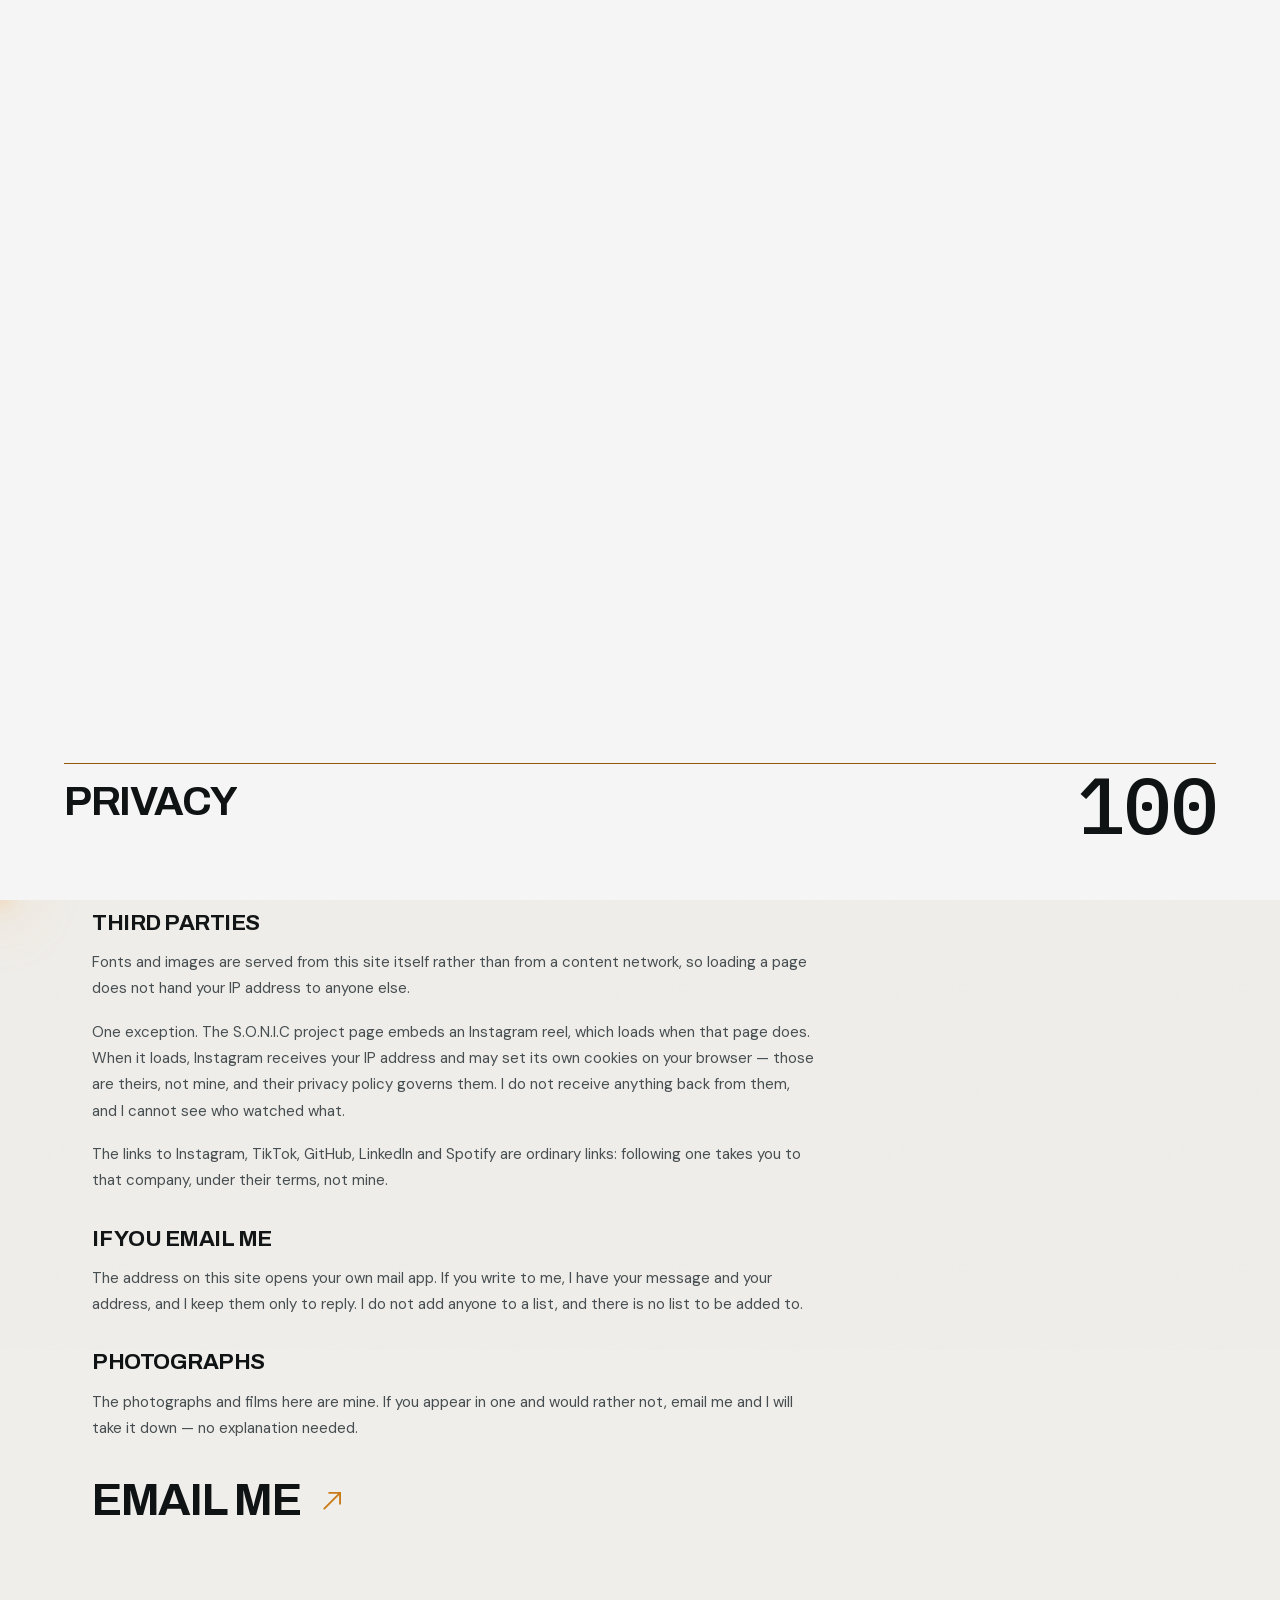
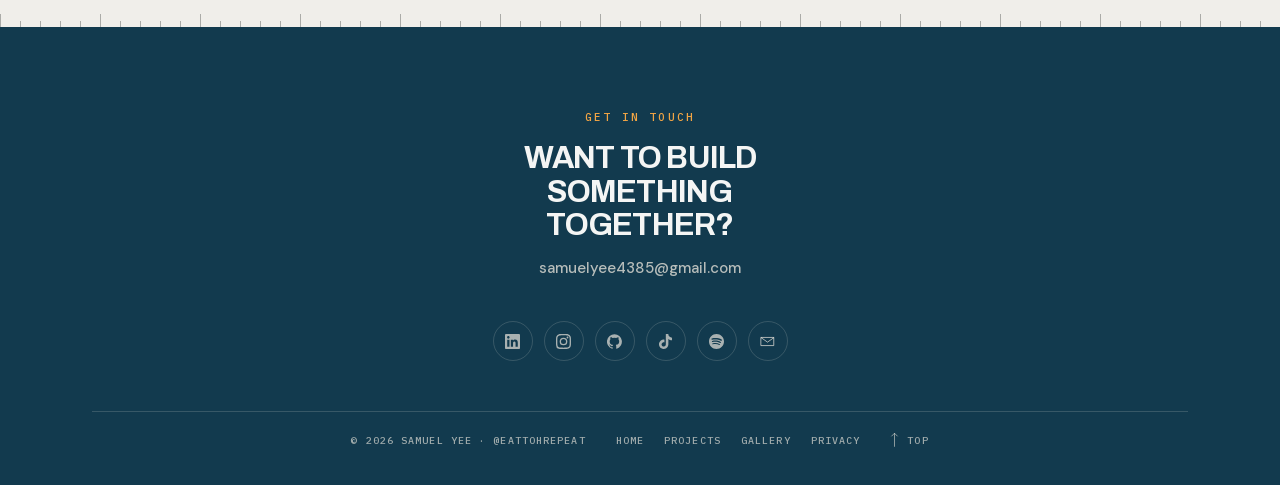
<file: privacy.html>
<!DOCTYPE html>
<html lang="en">
<head>
<meta charset="utf-8">
<meta name="viewport" content="width=device-width, initial-scale=1">
<title>Privacy — Samuel Yee</title>
<meta name="description" content="Privacy — no analytics, no cookies of my own and nothing collected. What this site does, and the one thing it embeds.">
<meta name="theme-color" content="#f4f5f4">
<meta property="og:title" content="Privacy — Samuel Yee">
<meta property="og:type" content="website">
<meta property="og:description" content="No analytics, nothing collected. One embedded Instagram reel, explained.">
<meta property="og:image" content="https://samwoh05.github.io/Portfolio-Website-/assets/img/share.jpg">
<meta property="og:url" content="https://samwoh05.github.io/Portfolio-Website-/privacy.html">
<meta property="og:site_name" content="Samuel Yee">
<meta property="og:image:width" content="1200">
<meta property="og:image:height" content="630">
<meta property="og:image:alt" content="A mural in central Singapore reading: in a room full of art I'd still stare at you">
<meta name="twitter:card" content="summary_large_image">

<link rel="canonical" href="https://samwoh05.github.io/Portfolio-Website-/privacy.html">
<link rel="icon" href="data:image/svg+xml,%3Csvg xmlns='http://www.w3.org/2000/svg' viewBox='0 0 64 64'%3E%3Crect width='64' height='64' fill='%230c0e0f'/%3E%3Ctext x='32' y='46' font-family='Helvetica,Arial' font-size='40' font-weight='bold' fill='%23f2a544' text-anchor='middle'%3ES%3C/text%3E%3C/svg%3E">
<script>/* the stored theme, before first paint, so the page never flashes the wrong one */
try{var t=localStorage.getItem("sy-theme");if(t)document.documentElement.setAttribute("data-theme",t)}catch(e){}</script>
<link rel="preload" href="assets/fonts/archivo-var-latin.woff2" as="font" type="font/woff2" crossorigin>
<link rel="preload" href="assets/fonts/dmsans-var-latin.woff2" as="font" type="font/woff2" crossorigin>
<link rel="stylesheet" href="assets/css/fonts.css?v=a26618b7">
<link rel="stylesheet" href="assets/css/site.css?v=a26618b7">
<link rel="stylesheet" href="assets/css/print.css?v=a26618b7" media="print">
</head>
<body>
<a class="skip-link" href="#main">Skip to content</a>


<div class="preloader">
  <div class="preloader__name"><span>Privacy</span></div>
  <div class="preloader__bar"><i></i></div>
  <div class="preloader__count">000</div>
</div>

<a class="chrome chrome__logo" href="index.html" aria-label="Samuel Yee — home">S<i>.</i></a>

<button class="menu-btn chrome" type="button" aria-label="Open menu" aria-expanded="false" aria-controls="nav">
  <span></span><span></span><span></span>
</button>

<div class="chrome chrome__marker"><b>Privacy</b><s></s><span>&mdash;</span></div>

<!-- The desk: what this page is lit at, top to bottom. desk.js fills it in
     and un-hides it, so it never reads as a broken instrument. -->
<div class="chrome desk" data-desk hidden>
  <i class="desk__lamp" aria-hidden="true"></i>
  <span class="desk__k" data-desk-k>3200K</span>
  <span class="desk__fader" aria-hidden="true"><i></i></span>
</div>

<div class="chrome scroll-rail" aria-hidden="true">
  <svg viewBox="0 0 12 26" fill="none" stroke="currentColor" stroke-width="1.2"><path d="M6 24V2M6 2 1 7M6 2l5 5"/></svg>
  <div class="scroll-rail__track"><i></i></div>
  <svg class="scroll-rail__down" viewBox="0 0 12 26" fill="none" stroke="currentColor" stroke-width="1.2"><path d="M6 2v22M6 24l-5-5M6 24l5-5"/></svg>
</div>

<nav class="chrome chrome__social" aria-label="Social links">
  <a href="https://www.linkedin.com/in/samuel-yee-573164284/" target="_blank" rel="noopener noreferrer">LinkedIn</a>
  <a href="https://www.instagram.com/eattohrepeat/" target="_blank" rel="noopener noreferrer">Instagram</a>
  <a href="https://github.com/samwoh05" target="_blank" rel="noopener noreferrer">GitHub</a>
  <a href="https://www.tiktok.com/@sam_yzx" target="_blank" rel="noopener noreferrer">TikTok</a>
    <a href="https://open.spotify.com/user/samuelyee4385" target="_blank" rel="noopener noreferrer">Spotify</a>
</nav>

<nav class="nav-overlay" id="nav" aria-hidden="true" aria-label="Main">
  <ul class="nav-overlay__list">
    <li><a href="index.html">Home<em>01</em></a></li>
    <li><a href="projects.html" aria-current="page">Projects<em>02</em></a></li>
    <li><a href="gallery.html">Gallery<em>03</em></a></li>
    <li><a href="index.html#contact">Contact<em>04</em></a></li>
  </ul>
  <div class="nav-overlay__meta">
    <a href="https://www.linkedin.com/in/samuel-yee-573164284/" target="_blank" rel="noopener noreferrer">LinkedIn</a>
    <a href="https://www.instagram.com/eattohrepeat/" target="_blank" rel="noopener noreferrer">Instagram</a>
    <a href="https://github.com/samwoh05" target="_blank" rel="noopener noreferrer">GitHub</a>
    <a href="https://www.tiktok.com/@sam_yzx" target="_blank" rel="noopener noreferrer">TikTok</a>
    <a href="https://open.spotify.com/user/samuelyee4385" target="_blank" rel="noopener noreferrer">Spotify</a>
    <a href="mailto:samuelyee4385@gmail.com">Email</a>
  </div>
</nav>

<main id="main" data-cue="Privacy">

<header class="page-head shell">
  <div class="page-head__ghost" data-parallax="-0.09" aria-hidden="true">04</div>
  <p class="label rise in" style="margin:0 0 clamp(16px,3vh,28px)"><span>The Small Print</span></p>
  <h1 class="display h-xl rise in" data-d="1" style="max-width:11ch"><span>Privacy</span></h1>
  <div class="page-head__meta reveal" data-d="2">
    <p class="lede" style="margin:0">
      The short version: I collect nothing about you and do not know you were here.
      Your theme choice is kept in your own browser and nowhere else. The only
      third party involved is Instagram, whose reel is embedded on one project
      page.
    </p>
  </div>
</header>

<article class="detail shell" style="padding-top:clamp(40px,6vh,70px)">
  <div class="detail__body reveal" style="max-width:66ch;margin-top:0">
    <h2 class="path__name" style="font-size:clamp(17px,1.8vw,22px);margin:0 0 14px">What this site collects</h2>
    <p>
      Nothing about you. There are no forms, no sign-ups, no comment boxes and no
      analytics. I set no cookies of my own, and there is no server-side log of
      your visit that I have access to beyond whatever my host keeps to serve the
      files. The one thing that can set a cookie is the embedded Instagram reel
      &mdash; see below.
    </p>
    <p>
      Two small things are written to your own browser, both of them settings
      rather than records of you, and neither ever leaves your device or reaches
      me. If you switch the site between light and dark, that choice is saved so
      the next page opens the way you left it. And while you move between pages, a
      single flag is kept for a few hundred milliseconds so the arriving page knows
      to sweep the terracotta panel away rather than run the loading screen again;
      it is cleared on arrival and forgotten when you close the tab.
    </p>

    <h2 class="path__name" style="font-size:clamp(17px,1.8vw,22px);margin:34px 0 14px">Third parties</h2>
    <p>
      Fonts and images are served from this site itself rather than from a content
      network, so loading a page does not hand your IP address to anyone else.
    </p>
    <p>
      One exception. The S.O.N.I.C project page embeds an Instagram reel, which
      loads when that page does. When it loads, Instagram receives your IP address
      and may set its own cookies on your browser &mdash; those are theirs, not
      mine, and their privacy policy governs them. I do not receive anything back
      from them, and I cannot see who watched what.
    </p>
    <p>
      The links to Instagram, TikTok, GitHub, LinkedIn and Spotify are
      ordinary links:
      following one takes you to that company, under their terms, not mine.
    </p>

    <h2 class="path__name" style="font-size:clamp(17px,1.8vw,22px);margin:34px 0 14px">If you email me</h2>
    <p>
      The address on this site opens your own mail app. If you write to me, I have
      your message and your address, and I keep them only to reply. I do not add
      anyone to a list, and there is no list to be added to.
    </p>

    <h2 class="path__name" style="font-size:clamp(17px,1.8vw,22px);margin:34px 0 14px">Photographs</h2>
    <p>
      The photographs and films here are mine. If you appear in one and would rather
      not, email me and I will take it down &mdash; no explanation needed.
    </p>

    <div class="detail__links">
      <a class="cta-link" href="mailto:samuelyee4385@gmail.com">
        Email me
        <svg viewBox="0 0 24 24" fill="none" stroke="currentColor" stroke-width="1.6"><path d="M5 19 19 5M9 5h10v10"/></svg>
      </a>
    </div>
  </div>
</article>

</main>

<div class="checker" aria-hidden="true"></div>

<footer class="footer">
  <p class="label reveal" style="margin:0">Get in touch</p>

  <h2 class="contact__title reveal" data-d="1">Want to build something together?</h2>

  <a class="contact__mail reveal" data-d="2" href="mailto:samuelyee4385@gmail.com">samuelyee4385@gmail.com</a>

  <nav class="socials reveal" data-d="3" aria-label="Social links">
      <a href="https://www.linkedin.com/in/samuel-yee-573164284/" target="_blank" rel="noopener noreferrer" aria-label="LinkedIn" title="LinkedIn"><svg viewBox="0 0 24 24" fill="currentColor" aria-hidden="true"><path d="M20.447 20.452h-3.554v-5.569c0-1.328-.027-3.037-1.852-3.037-1.853 0-2.136 1.445-2.136 2.939v5.667H9.351V9h3.414v1.561h.046c.477-.9 1.637-1.85 3.37-1.85 3.601 0 4.267 2.37 4.267 5.455v6.286zM5.337 7.433c-1.144 0-2.063-.926-2.063-2.065 0-1.138.92-2.063 2.063-2.063 1.14 0 2.064.925 2.064 2.063 0 1.139-.925 2.065-2.064 2.065zm1.782 13.019H3.555V9h3.564v11.452zM22.225 0H1.771C.792 0 0 .774 0 1.729v20.542C0 23.227.792 24 1.771 24h20.454C23.2 24 24 23.227 24 22.271V1.729C24 .774 23.2 0 22.225 0z"/></svg></a>
      <a href="https://www.instagram.com/eattohrepeat/" target="_blank" rel="noopener noreferrer" aria-label="Instagram" title="Instagram"><svg viewBox="0 0 24 24" fill="currentColor" aria-hidden="true"><path d="M12 2.16c3.2 0 3.58.01 4.85.07 1.17.05 1.8.25 2.23.41.56.22.96.48 1.38.9.42.42.68.82.9 1.38.16.42.36 1.06.41 2.23.06 1.27.07 1.65.07 4.85s-.01 3.58-.07 4.85c-.05 1.17-.25 1.8-.41 2.23-.22.56-.48.96-.9 1.38-.42.42-.82.68-1.38.9-.42.16-1.06.36-2.23.41-1.27.06-1.65.07-4.85.07s-3.58-.01-4.85-.07c-1.17-.05-1.8-.25-2.23-.41-.56-.22-.96-.48-1.38-.9-.42-.42-.68-.82-.9-1.38-.16-.42-.36-1.06-.41-2.23C2.17 15.58 2.16 15.2 2.16 12s.01-3.58.07-4.85c.05-1.17.25-1.8.41-2.23.22-.56.48-.96.9-1.38.42-.42.82-.68 1.38-.9.42-.16 1.06-.36 2.23-.41C8.42 2.17 8.8 2.16 12 2.16zM12 0C8.74 0 8.33.01 7.05.07 5.78.13 4.9.33 4.14.63c-.79.3-1.46.72-2.12 1.39C1.35 2.68.93 3.35.63 4.14.33 4.9.13 5.78.07 7.05.01 8.33 0 8.74 0 12s.01 3.67.07 4.95c.06 1.27.26 2.15.56 2.91.3.79.72 1.461.39 2.12.66.67 1.33 1.09 2.12 1.39.76.3 1.64.5 2.91.56C8.33 23.99 8.74 24 12 24s3.67-.01 4.95-.07c1.27-.06 2.15-.26 2.91-.56.79-.3 1.46-.72 2.12-1.39.67-.66 1.09-1.33 1.39-2.12.3-.76.5-1.64.56-2.91C23.99 15.67 24 15.26 24 12s-.01-3.67-.07-4.95c-.06-1.27-.26-2.15-.56-2.91-.3-.79-.72-1.46-1.39-2.12C21.32 1.35 20.65.93 19.86.63 19.1.33 18.22.13 16.95.07 15.67.01 15.26 0 12 0zm0 5.84a6.16 6.16 0 1 0 0 12.32A6.16 6.16 0 0 0 12 5.84zM12 16a4 4 0 1 1 0-8 4 4 0 0 1 0 8zm7.85-10.4a1.44 1.44 0 1 1-2.88 0 1.44 1.44 0 0 1 2.88 0z"/></svg></a>
      <a href="https://github.com/samwoh05" target="_blank" rel="noopener noreferrer" aria-label="GitHub" title="GitHub"><svg viewBox="0 0 24 24" fill="currentColor" aria-hidden="true"><path d="M12 .3a12 12 0 0 0-3.8 23.4c.6.1.8-.3.8-.6v-2c-3.3.7-4-1.6-4-1.6-.6-1.4-1.4-1.8-1.4-1.8-1.1-.7.1-.7.1-.71.2.1 1.8 1.2 1.8 1.2 1.1 1.8 2.8 1.3 3.5 1 .1-.8.4-1.3.8-1.6-2.7-.3-5.5-1.3-5.5-5.9 0-1.3.5-2.4 1.2-3.2-.1-.3-.5-1.5.1-3.2 0 0 1-.3 3.3 1.2a11.5 11.5 0 0 1 6 0c2.3-1.5 3.3-1.2 3.3-1.2.6 1.7.2 2.9.1 3.2.8.8 1.2 1.9 1.2 3.2 0 4.6-2.8 5.6-5.5 5.9.4.4.8 1.1.8 2.2v3.3c0 .3.2.7.8.6A12 12 0 0 0 12 .3"/></svg></a>
      <a href="https://www.tiktok.com/@sam_yzx" target="_blank" rel="noopener noreferrer" aria-label="TikTok" title="TikTok"><svg viewBox="0 0 24 24" fill="currentColor" aria-hidden="true"><path d="M12.53.02C13.84 0 15.14.01 16.44 0c.08 1.53.63 3.09 1.75 4.17 1.12 1.11 2.7 1.62 4.24 1.79v4.03c-1.44-.05-2.89-.35-4.2-.97-.57-.26-1.1-.59-1.62-.93-.01 2.92.01 5.84-.02 8.75-.08 1.4-.54 2.79-1.35 3.94-1.31 1.92-3.58 3.17-5.91 3.21-1.43.08-2.86-.31-4.08-1.03-2.02-1.19-3.44-3.37-3.65-5.71-.02-.5-.03-1-.01-1.49.18-1.9 1.12-3.72 2.58-4.96 1.66-1.44 3.98-2.13 6.15-1.72.02 1.48-.04 2.96-.04 4.44-.99-.32-2.15-.23-3.02.37-.63.41-1.11 1.04-1.36 1.75-.21.51-.15 1.07-.14 1.61.24 1.64 1.82 3.02 3.5 2.87 1.12-.01 2.19-.66 2.77-1.61.19-.33.4-.67.41-1.06.1-1.79.06-3.57.07-5.36.01-4.03-.01-8.05.02-12.07z"/></svg></a>
      <a href="https://open.spotify.com/user/samuelyee4385" target="_blank" rel="noopener noreferrer" aria-label="Spotify" title="Spotify"><svg viewBox="0 0 24 24" fill="currentColor" aria-hidden="true"><path d="M12 0C5.4 0 0 5.4 0 12s5.4 12 12 12 12-5.4 12-12S18.66 0 12 0zm5.52 17.34c-.24.36-.66.48-1.02.24-2.82-1.74-6.36-2.1-10.56-1.14-.42.12-.78-.18-.9-.54-.12-.42.18-.78.54-.9 4.56-1.02 8.52-.6 11.64 1.32.42.18.48.66.3 1.02zm1.44-3.3c-.3.42-.84.6-1.26.3-3.24-1.98-8.16-2.58-11.94-1.38-.48.12-1.02-.12-1.14-.6-.12-.48.12-1.02.6-1.14C9.6 9.9 15 10.56 18.72 12.84c.36.18.54.78.24 1.2zm.12-3.36C15.24 8.4 8.82 8.16 5.16 9.3c-.6.18-1.2-.18-1.38-.72-.18-.6.18-1.2.72-1.38 4.26-1.26 11.28-1.02 15.72 1.62.54.3.72 1.02.42 1.56-.3.42-1.02.6-1.56.3z"/></svg></a>
      <a href="mailto:samuelyee4385@gmail.com" aria-label="Email" title="Email"><svg viewBox="0 0 24 24" fill="none" stroke="currentColor" stroke-width="1.6" stroke-linecap="round" stroke-linejoin="round"><path d="M2 5.5h20v13H2zM2 6l10 7 10-7"/></svg></a>
  </nav>

  <div class="footer__base">
    <span>&copy; <span id="yr">2026</span> Samuel Yee &middot; @eattohrepeat</span>
    <nav class="footer__nav" aria-label="Pages"><a href="index.html">Home</a><a href="projects.html">Projects</a><a href="gallery.html">Gallery</a><a href="privacy.html">Privacy</a></nav>
    <a class="footer__back" href="#top">
      <svg viewBox="0 0 12 26" fill="none" stroke="currentColor" stroke-width="1.4"><path d="M6 24V2M6 2 1 7M6 2l5 5"/></svg>
      Top
    </a>
  </div>
</footer>

<script>document.getElementById("yr").textContent = new Date().getFullYear();</script>
<script src="data/projects.js?v=a26618b7"></script>
<script src="assets/js/theme.js?v=a26618b7"></script>
<script src="assets/js/transition.js?v=a26618b7"></script>
<script src="assets/js/site.js?v=a26618b7"></script>
<script src="assets/js/desk.js?v=a26618b7"></script>

</body>
</html>
</file>
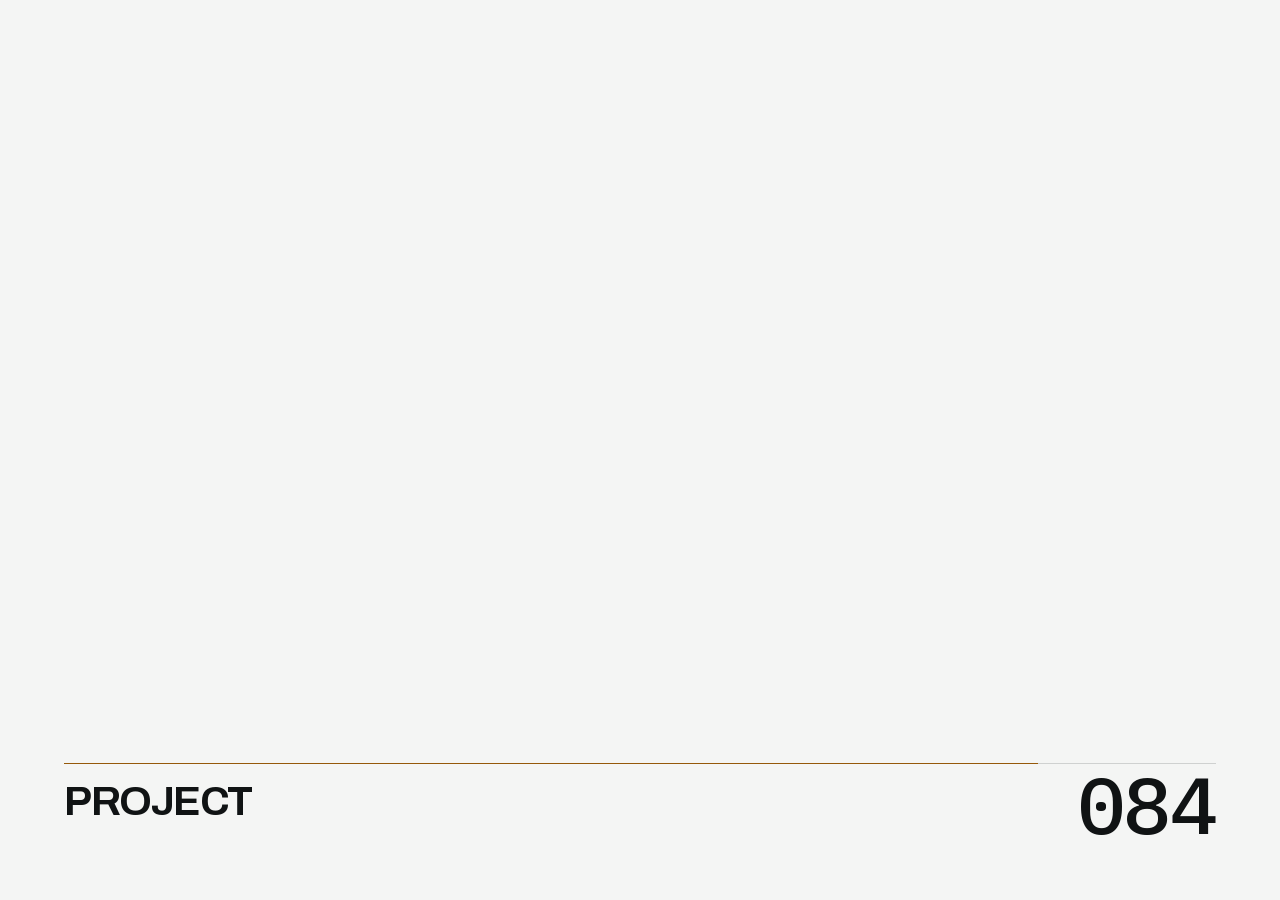
<file: project.html>
<!DOCTYPE html>
<html lang="en">
<head>
<meta charset="utf-8">
<meta name="viewport" content="width=device-width, initial-scale=1">
<title>Project — Samuel Yee</title>
<meta name="description" content="Projects by Samuel Yee — S.O.N.I.C, an LED tunnel for NYP Open House, and a small arcade of Python games.">
<meta name="theme-color" content="#f4f5f4">
<meta property="og:title" content="Projects — Samuel Yee">
<meta property="og:type" content="website">
<meta property="og:description" content="S.O.N.I.C, an LED tunnel for NYP Open House, and Python games.">
<meta property="og:image" content="https://samwoh05.github.io/Portfolio-Website-/assets/img/share.jpg">
<meta property="og:url" content="https://samwoh05.github.io/Portfolio-Website-/project.html">
<meta property="og:site_name" content="Samuel Yee">
<meta property="og:image:width" content="1200">
<meta property="og:image:height" content="630">
<meta property="og:image:alt" content="A mural in central Singapore reading: in a room full of art I'd still stare at you">
<meta name="twitter:card" content="summary_large_image">

<link rel="canonical" href="https://samwoh05.github.io/Portfolio-Website-/project.html">
<link rel="icon" href="data:image/svg+xml,%3Csvg xmlns='http://www.w3.org/2000/svg' viewBox='0 0 64 64'%3E%3Crect width='64' height='64' fill='%230c0e0f'/%3E%3Ctext x='32' y='46' font-family='Helvetica,Arial' font-size='40' font-weight='bold' fill='%23f2a544' text-anchor='middle'%3ES%3C/text%3E%3C/svg%3E">
<script>/* the stored theme, before first paint, so the page never flashes the wrong one */
try{var t=localStorage.getItem("sy-theme");if(t)document.documentElement.setAttribute("data-theme",t)}catch(e){}</script>
<link rel="preload" href="assets/fonts/archivo-var-latin.woff2" as="font" type="font/woff2" crossorigin>
<link rel="preload" href="assets/fonts/dmsans-var-latin.woff2" as="font" type="font/woff2" crossorigin>
<link rel="stylesheet" href="assets/css/fonts.css?v=a26618b7">
<link rel="stylesheet" href="assets/css/site.css?v=a26618b7">
<link rel="stylesheet" href="assets/css/print.css?v=a26618b7" media="print">
</head>
<body>
<a class="skip-link" href="#main">Skip to content</a>


<div class="preloader">
  <div class="preloader__name"><span>Project</span></div>
  <div class="preloader__bar"><i></i></div>
  <div class="preloader__count">000</div>
</div>

<a class="chrome chrome__logo" href="index.html" aria-label="Samuel Yee — home">S<i>.</i></a>

<button class="menu-btn chrome" type="button" aria-label="Open menu" aria-expanded="false" aria-controls="nav">
  <span></span><span></span><span></span>
</button>

<div class="chrome chrome__marker"><b>Projects</b><s></s><span>02 / 03</span></div>

<!-- The desk: what this page is lit at, top to bottom. desk.js fills it in
     and un-hides it, so it never reads as a broken instrument. -->
<div class="chrome desk" data-desk hidden>
  <i class="desk__lamp" aria-hidden="true"></i>
  <span class="desk__k" data-desk-k>3200K</span>
  <span class="desk__fader" aria-hidden="true"><i></i></span>
</div>

<div class="chrome scroll-rail" aria-hidden="true">
  <svg viewBox="0 0 12 26" fill="none" stroke="currentColor" stroke-width="1.2"><path d="M6 24V2M6 2 1 7M6 2l5 5"/></svg>
  <div class="scroll-rail__track"><i></i></div>
  <svg class="scroll-rail__down" viewBox="0 0 12 26" fill="none" stroke="currentColor" stroke-width="1.2"><path d="M6 2v22M6 24l-5-5M6 24l5-5"/></svg>
</div>

<nav class="chrome chrome__social" aria-label="Social links">
  <a href="https://www.linkedin.com/in/samuel-yee-573164284/" target="_blank" rel="noopener noreferrer">LinkedIn</a>
  <a href="https://www.instagram.com/eattohrepeat/" target="_blank" rel="noopener noreferrer">Instagram</a>
  <a href="https://github.com/samwoh05" target="_blank" rel="noopener noreferrer">GitHub</a>
  <a href="https://www.tiktok.com/@sam_yzx" target="_blank" rel="noopener noreferrer">TikTok</a>
    <a href="https://open.spotify.com/user/samuelyee4385" target="_blank" rel="noopener noreferrer">Spotify</a>
</nav>

<nav class="nav-overlay" id="nav" aria-hidden="true" aria-label="Main">
  <ul class="nav-overlay__list">
    <li><a href="index.html">Home<em>01</em></a></li>
    <li><a href="projects.html" aria-current="page">Projects<em>02</em></a></li>
    <li><a href="gallery.html">Gallery<em>03</em></a></li>
    <li><a href="index.html#contact">Contact<em>04</em></a></li>
  </ul>
  <div class="nav-overlay__meta">
    <a href="https://www.linkedin.com/in/samuel-yee-573164284/" target="_blank" rel="noopener noreferrer">LinkedIn</a>
    <a href="https://www.instagram.com/eattohrepeat/" target="_blank" rel="noopener noreferrer">Instagram</a>
    <a href="https://github.com/samwoh05" target="_blank" rel="noopener noreferrer">GitHub</a>
    <a href="https://www.tiktok.com/@sam_yzx" target="_blank" rel="noopener noreferrer">TikTok</a>
    <a href="https://open.spotify.com/user/samuelyee4385" target="_blank" rel="noopener noreferrer">Spotify</a>
    <a href="mailto:samuelyee4385@gmail.com">Email</a>
  </div>
</nav>

<main id="main" data-cue="One project">

<article class="detail shell" data-project-detail>
  <!-- rendered from data/projects.js by assets/js/project-detail.js -->
</article>

</main>

<div class="checker" aria-hidden="true"></div>

<footer class="footer">
  <p class="label reveal" style="margin:0">Get in touch</p>

  <h2 class="contact__title reveal" data-d="1">Want to build something together?</h2>

  <a class="contact__mail reveal" data-d="2" href="mailto:samuelyee4385@gmail.com">samuelyee4385@gmail.com</a>

  <nav class="socials reveal" data-d="3" aria-label="Social links">
      <a href="https://www.linkedin.com/in/samuel-yee-573164284/" target="_blank" rel="noopener noreferrer" aria-label="LinkedIn" title="LinkedIn"><svg viewBox="0 0 24 24" fill="currentColor" aria-hidden="true"><path d="M20.447 20.452h-3.554v-5.569c0-1.328-.027-3.037-1.852-3.037-1.853 0-2.136 1.445-2.136 2.939v5.667H9.351V9h3.414v1.561h.046c.477-.9 1.637-1.85 3.37-1.85 3.601 0 4.267 2.37 4.267 5.455v6.286zM5.337 7.433c-1.144 0-2.063-.926-2.063-2.065 0-1.138.92-2.063 2.063-2.063 1.14 0 2.064.925 2.064 2.063 0 1.139-.925 2.065-2.064 2.065zm1.782 13.019H3.555V9h3.564v11.452zM22.225 0H1.771C.792 0 0 .774 0 1.729v20.542C0 23.227.792 24 1.771 24h20.454C23.2 24 24 23.227 24 22.271V1.729C24 .774 23.2 0 22.225 0z"/></svg></a>
      <a href="https://www.instagram.com/eattohrepeat/" target="_blank" rel="noopener noreferrer" aria-label="Instagram" title="Instagram"><svg viewBox="0 0 24 24" fill="currentColor" aria-hidden="true"><path d="M12 2.16c3.2 0 3.58.01 4.85.07 1.17.05 1.8.25 2.23.41.56.22.96.48 1.38.9.42.42.68.82.9 1.38.16.42.36 1.06.41 2.23.06 1.27.07 1.65.07 4.85s-.01 3.58-.07 4.85c-.05 1.17-.25 1.8-.41 2.23-.22.56-.48.96-.9 1.38-.42.42-.82.68-1.38.9-.42.16-1.06.36-2.23.41-1.27.06-1.65.07-4.85.07s-3.58-.01-4.85-.07c-1.17-.05-1.8-.25-2.23-.41-.56-.22-.96-.48-1.38-.9-.42-.42-.68-.82-.9-1.38-.16-.42-.36-1.06-.41-2.23C2.17 15.58 2.16 15.2 2.16 12s.01-3.58.07-4.85c.05-1.17.25-1.8.41-2.23.22-.56.48-.96.9-1.38.42-.42.82-.68 1.38-.9.42-.16 1.06-.36 2.23-.41C8.42 2.17 8.8 2.16 12 2.16zM12 0C8.74 0 8.33.01 7.05.07 5.78.13 4.9.33 4.14.63c-.79.3-1.46.72-2.12 1.39C1.35 2.68.93 3.35.63 4.14.33 4.9.13 5.78.07 7.05.01 8.33 0 8.74 0 12s.01 3.67.07 4.95c.06 1.27.26 2.15.56 2.91.3.79.72 1.461.39 2.12.66.67 1.33 1.09 2.12 1.39.76.3 1.64.5 2.91.56C8.33 23.99 8.74 24 12 24s3.67-.01 4.95-.07c1.27-.06 2.15-.26 2.91-.56.79-.3 1.46-.72 2.12-1.39.67-.66 1.09-1.33 1.39-2.12.3-.76.5-1.64.56-2.91C23.99 15.67 24 15.26 24 12s-.01-3.67-.07-4.95c-.06-1.27-.26-2.15-.56-2.91-.3-.79-.72-1.46-1.39-2.12C21.32 1.35 20.65.93 19.86.63 19.1.33 18.22.13 16.95.07 15.67.01 15.26 0 12 0zm0 5.84a6.16 6.16 0 1 0 0 12.32A6.16 6.16 0 0 0 12 5.84zM12 16a4 4 0 1 1 0-8 4 4 0 0 1 0 8zm7.85-10.4a1.44 1.44 0 1 1-2.88 0 1.44 1.44 0 0 1 2.88 0z"/></svg></a>
      <a href="https://github.com/samwoh05" target="_blank" rel="noopener noreferrer" aria-label="GitHub" title="GitHub"><svg viewBox="0 0 24 24" fill="currentColor" aria-hidden="true"><path d="M12 .3a12 12 0 0 0-3.8 23.4c.6.1.8-.3.8-.6v-2c-3.3.7-4-1.6-4-1.6-.6-1.4-1.4-1.8-1.4-1.8-1.1-.7.1-.7.1-.71.2.1 1.8 1.2 1.8 1.2 1.1 1.8 2.8 1.3 3.5 1 .1-.8.4-1.3.8-1.6-2.7-.3-5.5-1.3-5.5-5.9 0-1.3.5-2.4 1.2-3.2-.1-.3-.5-1.5.1-3.2 0 0 1-.3 3.3 1.2a11.5 11.5 0 0 1 6 0c2.3-1.5 3.3-1.2 3.3-1.2.6 1.7.2 2.9.1 3.2.8.8 1.2 1.9 1.2 3.2 0 4.6-2.8 5.6-5.5 5.9.4.4.8 1.1.8 2.2v3.3c0 .3.2.7.8.6A12 12 0 0 0 12 .3"/></svg></a>
      <a href="https://www.tiktok.com/@sam_yzx" target="_blank" rel="noopener noreferrer" aria-label="TikTok" title="TikTok"><svg viewBox="0 0 24 24" fill="currentColor" aria-hidden="true"><path d="M12.53.02C13.84 0 15.14.01 16.44 0c.08 1.53.63 3.09 1.75 4.17 1.12 1.11 2.7 1.62 4.24 1.79v4.03c-1.44-.05-2.89-.35-4.2-.97-.57-.26-1.1-.59-1.62-.93-.01 2.92.01 5.84-.02 8.75-.08 1.4-.54 2.79-1.35 3.94-1.31 1.92-3.58 3.17-5.91 3.21-1.43.08-2.86-.31-4.08-1.03-2.02-1.19-3.44-3.37-3.65-5.71-.02-.5-.03-1-.01-1.49.18-1.9 1.12-3.72 2.58-4.96 1.66-1.44 3.98-2.13 6.15-1.72.02 1.48-.04 2.96-.04 4.44-.99-.32-2.15-.23-3.02.37-.63.41-1.11 1.04-1.36 1.75-.21.51-.15 1.07-.14 1.61.24 1.64 1.82 3.02 3.5 2.87 1.12-.01 2.19-.66 2.77-1.61.19-.33.4-.67.41-1.06.1-1.79.06-3.57.07-5.36.01-4.03-.01-8.05.02-12.07z"/></svg></a>
      <a href="https://open.spotify.com/user/samuelyee4385" target="_blank" rel="noopener noreferrer" aria-label="Spotify" title="Spotify"><svg viewBox="0 0 24 24" fill="currentColor" aria-hidden="true"><path d="M12 0C5.4 0 0 5.4 0 12s5.4 12 12 12 12-5.4 12-12S18.66 0 12 0zm5.52 17.34c-.24.36-.66.48-1.02.24-2.82-1.74-6.36-2.1-10.56-1.14-.42.12-.78-.18-.9-.54-.12-.42.18-.78.54-.9 4.56-1.02 8.52-.6 11.64 1.32.42.18.48.66.3 1.02zm1.44-3.3c-.3.42-.84.6-1.26.3-3.24-1.98-8.16-2.58-11.94-1.38-.48.12-1.02-.12-1.14-.6-.12-.48.12-1.02.6-1.14C9.6 9.9 15 10.56 18.72 12.84c.36.18.54.78.24 1.2zm.12-3.36C15.24 8.4 8.82 8.16 5.16 9.3c-.6.18-1.2-.18-1.38-.72-.18-.6.18-1.2.72-1.38 4.26-1.26 11.28-1.02 15.72 1.62.54.3.72 1.02.42 1.56-.3.42-1.02.6-1.56.3z"/></svg></a>
      <a href="mailto:samuelyee4385@gmail.com" aria-label="Email" title="Email"><svg viewBox="0 0 24 24" fill="none" stroke="currentColor" stroke-width="1.6" stroke-linecap="round" stroke-linejoin="round"><path d="M2 5.5h20v13H2zM2 6l10 7 10-7"/></svg></a>
  </nav>

  <div class="footer__base">
    <span>&copy; <span id="yr">2026</span> Samuel Yee &middot; @eattohrepeat</span>
    <nav class="footer__nav" aria-label="Pages"><a href="index.html">Home</a><a href="projects.html">Projects</a><a href="gallery.html">Gallery</a><a href="privacy.html">Privacy</a></nav>
    <a class="footer__back" href="#top">
      <svg viewBox="0 0 12 26" fill="none" stroke="currentColor" stroke-width="1.4"><path d="M6 24V2M6 2 1 7M6 2l5 5"/></svg>
      Top
    </a>
  </div>
</footer>

<script>document.getElementById("yr").textContent = new Date().getFullYear();</script>
<script src="data/projects.js?v=a26618b7"></script>
<script src="assets/js/theme.js?v=a26618b7"></script>
<script src="assets/js/transition.js?v=a26618b7"></script>
<script src="assets/js/site.js?v=a26618b7"></script>
<script src="assets/js/desk.js?v=a26618b7"></script>
<script src="assets/js/project-detail.js?v=a26618b7"></script>
</body>
</html>
</file>
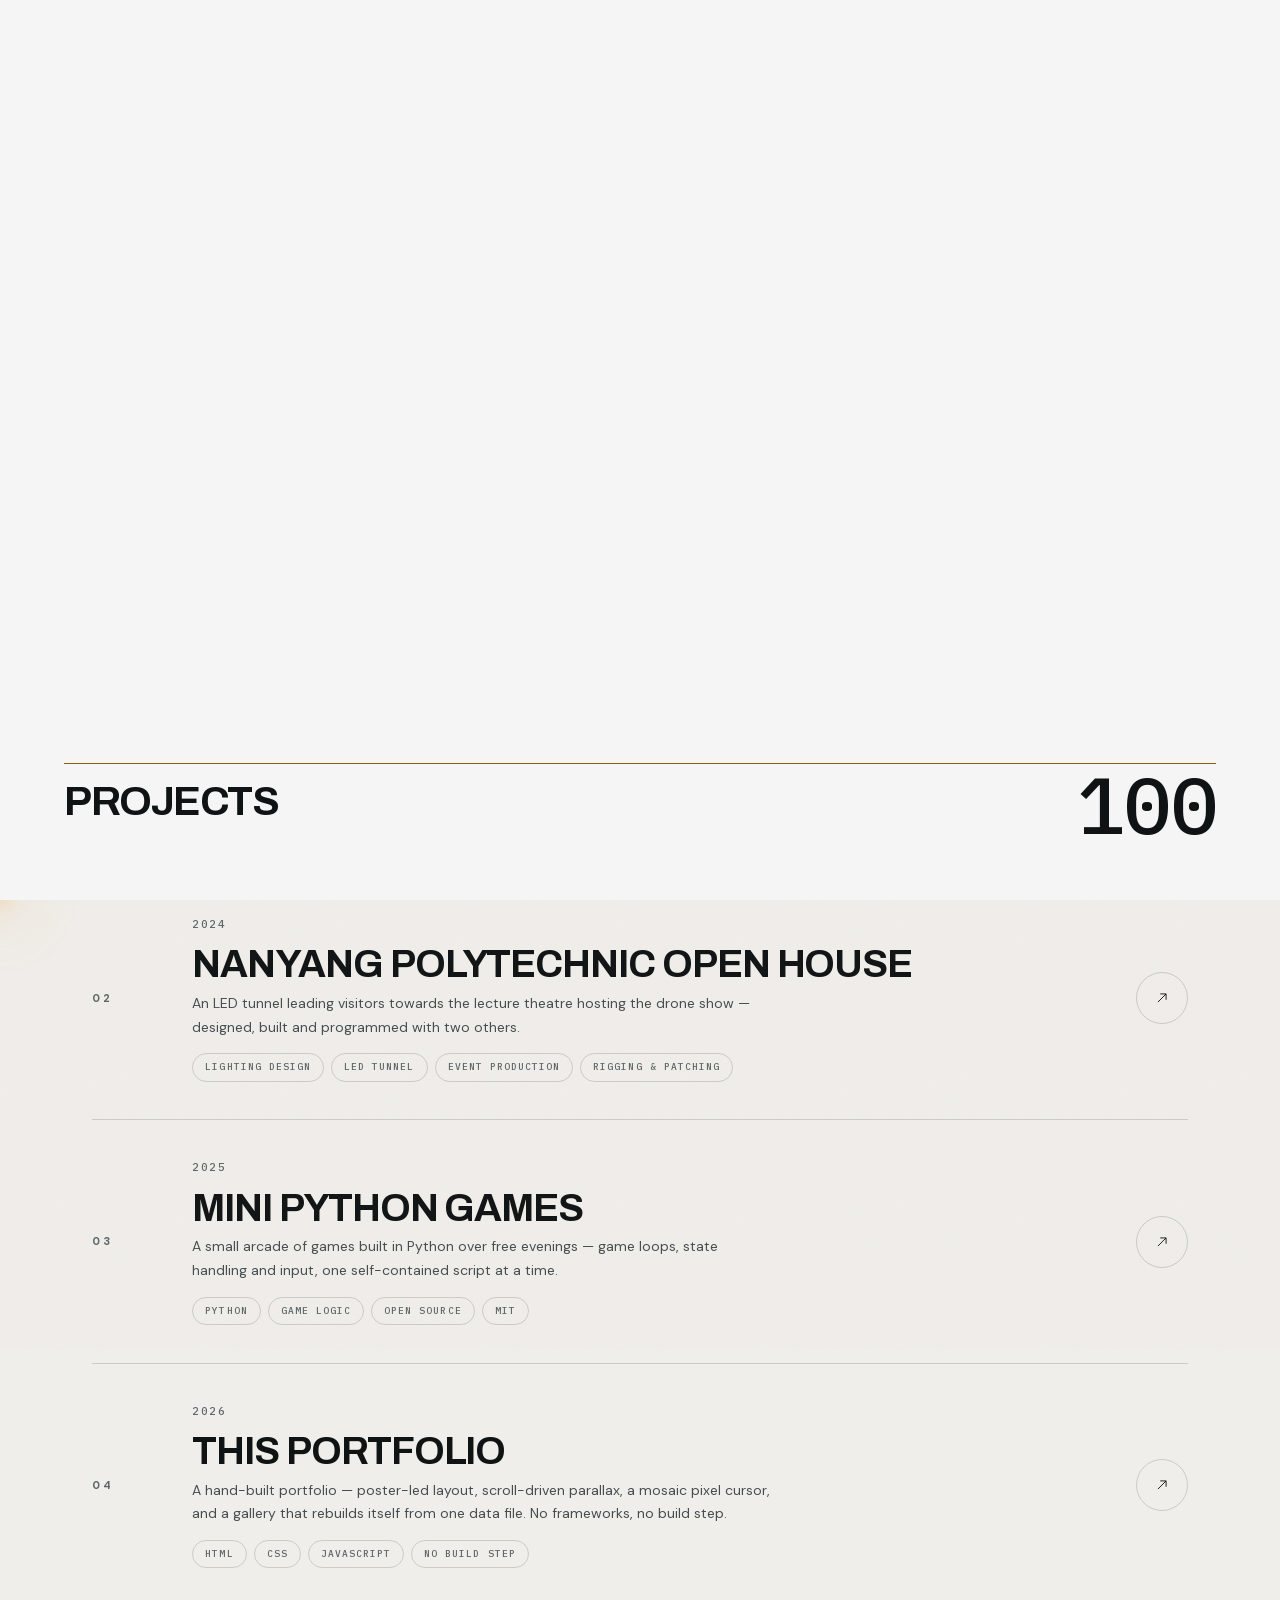
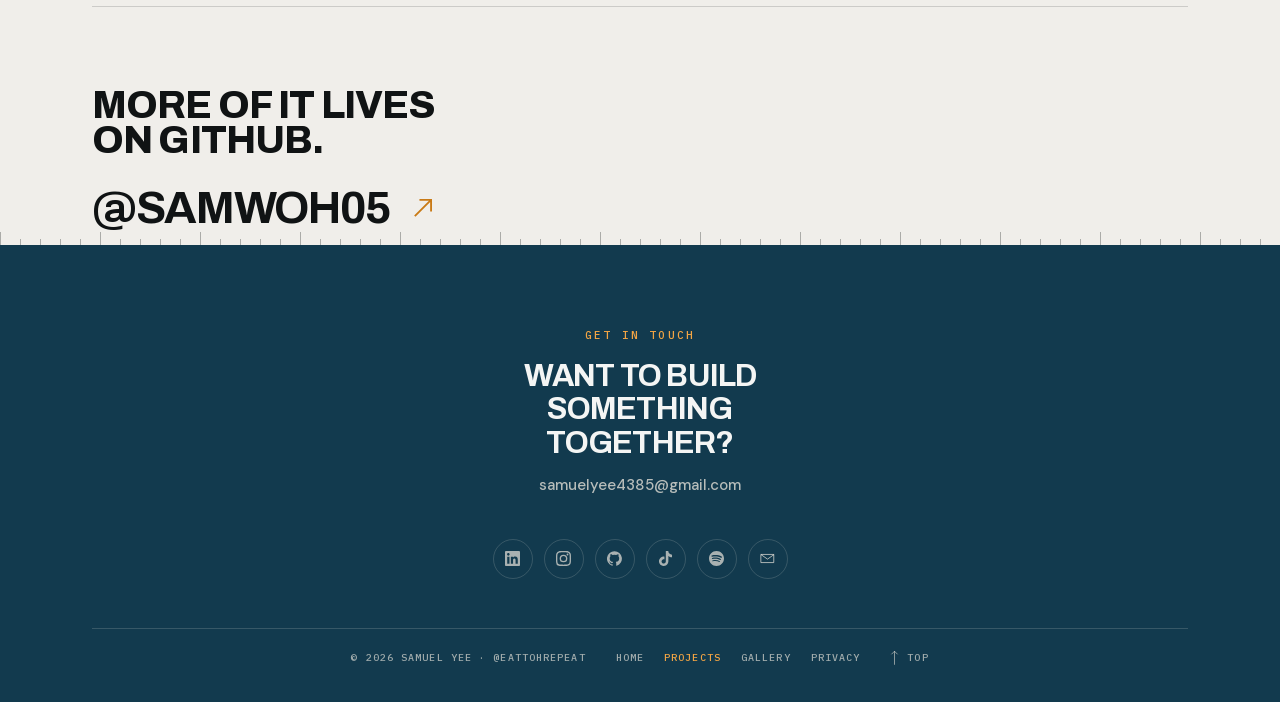
<file: projects.html>
<!DOCTYPE html>
<html lang="en">
<head>
<meta charset="utf-8">
<meta name="viewport" content="width=device-width, initial-scale=1">
<title>Projects — Samuel Yee</title>
<meta name="description" content="Projects by Samuel Yee — S.O.N.I.C, a directional-hearing game station built on Raspberry Pi and grandMA3; an LED tunnel for NYP Open House; and this hand-built portfolio.">
<meta name="theme-color" content="#f4f5f4">
<meta property="og:title" content="Projects — Samuel Yee">
<meta property="og:type" content="website">
<meta property="og:description" content="S.O.N.I.C, an LED tunnel for NYP Open House, and this hand-built portfolio.">
<meta property="og:image" content="https://samwoh05.github.io/Portfolio-Website-/assets/img/share.jpg">
<meta property="og:url" content="https://samwoh05.github.io/Portfolio-Website-/projects.html">
<meta property="og:site_name" content="Samuel Yee">
<meta property="og:image:width" content="1200">
<meta property="og:image:height" content="630">
<meta property="og:image:alt" content="A mural in central Singapore reading: in a room full of art I'd still stare at you">
<meta name="twitter:card" content="summary_large_image">

<link rel="canonical" href="https://samwoh05.github.io/Portfolio-Website-/projects.html">
<link rel="icon" href="data:image/svg+xml,%3Csvg xmlns='http://www.w3.org/2000/svg' viewBox='0 0 64 64'%3E%3Crect width='64' height='64' fill='%230c0e0f'/%3E%3Ctext x='32' y='46' font-family='Helvetica,Arial' font-size='40' font-weight='bold' fill='%23f2a544' text-anchor='middle'%3ES%3C/text%3E%3C/svg%3E">
<script>/* the stored theme, before first paint, so the page never flashes the wrong one */
try{var t=localStorage.getItem("sy-theme");if(t)document.documentElement.setAttribute("data-theme",t)}catch(e){}</script>
<link rel="preload" href="assets/fonts/archivo-var-latin.woff2" as="font" type="font/woff2" crossorigin>
<link rel="preload" href="assets/fonts/dmsans-var-latin.woff2" as="font" type="font/woff2" crossorigin>
<link rel="stylesheet" href="assets/css/fonts.css?v=a26618b7">
<link rel="stylesheet" href="assets/css/site.css?v=a26618b7">
<link rel="stylesheet" href="assets/css/print.css?v=a26618b7" media="print">
</head>
<body>
<a class="skip-link" href="#main">Skip to content</a>


<div class="preloader">
  <div class="preloader__name"><span>Projects</span></div>
  <div class="preloader__bar"><i></i></div>
  <div class="preloader__count">000</div>
</div>

<a class="chrome chrome__logo" href="index.html" aria-label="Samuel Yee — home">S<i>.</i></a>

<button class="menu-btn chrome" type="button" aria-label="Open menu" aria-expanded="false" aria-controls="nav">
  <span></span><span></span><span></span>
</button>

<div class="chrome chrome__marker"><b>Projects</b><s></s><span>02 / 03</span></div>

<!-- The desk: what this page is lit at, top to bottom. desk.js fills it in
     and un-hides it, so it never reads as a broken instrument. -->
<div class="chrome desk" data-desk hidden>
  <i class="desk__lamp" aria-hidden="true"></i>
  <span class="desk__k" data-desk-k>3200K</span>
  <span class="desk__fader" aria-hidden="true"><i></i></span>
</div>

<div class="chrome scroll-rail" aria-hidden="true">
  <svg viewBox="0 0 12 26" fill="none" stroke="currentColor" stroke-width="1.2"><path d="M6 24V2M6 2 1 7M6 2l5 5"/></svg>
  <div class="scroll-rail__track"><i></i></div>
  <svg class="scroll-rail__down" viewBox="0 0 12 26" fill="none" stroke="currentColor" stroke-width="1.2"><path d="M6 2v22M6 24l-5-5M6 24l5-5"/></svg>
</div>

<nav class="chrome chrome__social" aria-label="Social links">
  <a href="https://www.linkedin.com/in/samuel-yee-573164284/" target="_blank" rel="noopener noreferrer">LinkedIn</a>
  <a href="https://www.instagram.com/eattohrepeat/" target="_blank" rel="noopener noreferrer">Instagram</a>
  <a href="https://github.com/samwoh05" target="_blank" rel="noopener noreferrer">GitHub</a>
  <a href="https://www.tiktok.com/@sam_yzx" target="_blank" rel="noopener noreferrer">TikTok</a>
    <a href="https://open.spotify.com/user/samuelyee4385" target="_blank" rel="noopener noreferrer">Spotify</a>
</nav>

<nav class="nav-overlay" id="nav" aria-hidden="true" aria-label="Main">
  <ul class="nav-overlay__list">
    <li><a href="index.html">Home<em>01</em></a></li>
    <li><a href="projects.html" aria-current="page">Projects<em>02</em></a></li>
    <li><a href="gallery.html">Gallery<em>03</em></a></li>
    <li><a href="index.html#contact">Contact<em>04</em></a></li>
  </ul>
  <div class="nav-overlay__meta">
    <a href="https://www.linkedin.com/in/samuel-yee-573164284/" target="_blank" rel="noopener noreferrer">LinkedIn</a>
    <a href="https://www.instagram.com/eattohrepeat/" target="_blank" rel="noopener noreferrer">Instagram</a>
    <a href="https://github.com/samwoh05" target="_blank" rel="noopener noreferrer">GitHub</a>
    <a href="https://www.tiktok.com/@sam_yzx" target="_blank" rel="noopener noreferrer">TikTok</a>
    <a href="https://open.spotify.com/user/samuelyee4385" target="_blank" rel="noopener noreferrer">Spotify</a>
    <a href="mailto:samuelyee4385@gmail.com">Email</a>
  </div>
</nav>

<main id="main" data-cue="The work">

<header class="page-head shell">
  <div class="page-head__ghost" data-parallax="-0.09" aria-hidden="true">02</div>
  <p class="label rise in" style="margin:0 0 clamp(16px,3vh,28px)"><span>Things I've Built</span></p>
  <h1 class="display h-xl rise in" data-d="1" style="max-width:11ch"><span>Projects</span></h1>
  <div class="page-head__meta reveal" data-d="2">
    <p class="lede" style="margin:0">
      A game station you play with your ears, an LED tunnel built for an open
      house, and a couple of things made for the fun of it. Hover a row to
      preview it, click to read the whole story.
    </p>
  </div>
</header>

<div class="shell">
  <div class="filters">
    <span class="label" style="padding:9px 0">Selected</span>
    <span class="filters__count" id="proj-count" aria-live="polite" aria-atomic="true">00 projects</span>
  </div>

  <div class="proj-list" id="proj-list" data-projects><!-- rendered from data/projects.js --></div>

  <section class="section section--tight" style="padding-bottom:0">
    <h2 class="display h-md rise" style="margin:0 0 26px;max-width:20ch">
      <span>More of it lives on GitHub.</span>
    </h2>
    <a class="cta-link reveal" data-d="1" href="https://github.com/samwoh05"
       target="_blank" rel="noopener noreferrer">
      @samwoh05
      <svg viewBox="0 0 24 24" fill="none" stroke="currentColor" stroke-width="1.6"><path d="M5 19 19 5M9 5h10v10"/></svg>
    </a>
  </section>
</div>

</main>

<div class="checker" aria-hidden="true"></div>

<footer class="footer">
  <p class="label reveal" style="margin:0">Get in touch</p>

  <h2 class="contact__title reveal" data-d="1">Want to build something together?</h2>

  <a class="contact__mail reveal" data-d="2" href="mailto:samuelyee4385@gmail.com">samuelyee4385@gmail.com</a>

  <nav class="socials reveal" data-d="3" aria-label="Social links">
      <a href="https://www.linkedin.com/in/samuel-yee-573164284/" target="_blank" rel="noopener noreferrer" aria-label="LinkedIn" title="LinkedIn"><svg viewBox="0 0 24 24" fill="currentColor" aria-hidden="true"><path d="M20.447 20.452h-3.554v-5.569c0-1.328-.027-3.037-1.852-3.037-1.853 0-2.136 1.445-2.136 2.939v5.667H9.351V9h3.414v1.561h.046c.477-.9 1.637-1.85 3.37-1.85 3.601 0 4.267 2.37 4.267 5.455v6.286zM5.337 7.433c-1.144 0-2.063-.926-2.063-2.065 0-1.138.92-2.063 2.063-2.063 1.14 0 2.064.925 2.064 2.063 0 1.139-.925 2.065-2.064 2.065zm1.782 13.019H3.555V9h3.564v11.452zM22.225 0H1.771C.792 0 0 .774 0 1.729v20.542C0 23.227.792 24 1.771 24h20.454C23.2 24 24 23.227 24 22.271V1.729C24 .774 23.2 0 22.225 0z"/></svg></a>
      <a href="https://www.instagram.com/eattohrepeat/" target="_blank" rel="noopener noreferrer" aria-label="Instagram" title="Instagram"><svg viewBox="0 0 24 24" fill="currentColor" aria-hidden="true"><path d="M12 2.16c3.2 0 3.58.01 4.85.07 1.17.05 1.8.25 2.23.41.56.22.96.48 1.38.9.42.42.68.82.9 1.38.16.42.36 1.06.41 2.23.06 1.27.07 1.65.07 4.85s-.01 3.58-.07 4.85c-.05 1.17-.25 1.8-.41 2.23-.22.56-.48.96-.9 1.38-.42.42-.82.68-1.38.9-.42.16-1.06.36-2.23.41-1.27.06-1.65.07-4.85.07s-3.58-.01-4.85-.07c-1.17-.05-1.8-.25-2.23-.41-.56-.22-.96-.48-1.38-.9-.42-.42-.68-.82-.9-1.38-.16-.42-.36-1.06-.41-2.23C2.17 15.58 2.16 15.2 2.16 12s.01-3.58.07-4.85c.05-1.17.25-1.8.41-2.23.22-.56.48-.96.9-1.38.42-.42.82-.68 1.38-.9.42-.16 1.06-.36 2.23-.41C8.42 2.17 8.8 2.16 12 2.16zM12 0C8.74 0 8.33.01 7.05.07 5.78.13 4.9.33 4.14.63c-.79.3-1.46.72-2.12 1.39C1.35 2.68.93 3.35.63 4.14.33 4.9.13 5.78.07 7.05.01 8.33 0 8.74 0 12s.01 3.67.07 4.95c.06 1.27.26 2.15.56 2.91.3.79.72 1.461.39 2.12.66.67 1.33 1.09 2.12 1.39.76.3 1.64.5 2.91.56C8.33 23.99 8.74 24 12 24s3.67-.01 4.95-.07c1.27-.06 2.15-.26 2.91-.56.79-.3 1.46-.72 2.12-1.39.67-.66 1.09-1.33 1.39-2.12.3-.76.5-1.64.56-2.91C23.99 15.67 24 15.26 24 12s-.01-3.67-.07-4.95c-.06-1.27-.26-2.15-.56-2.91-.3-.79-.72-1.46-1.39-2.12C21.32 1.35 20.65.93 19.86.63 19.1.33 18.22.13 16.95.07 15.67.01 15.26 0 12 0zm0 5.84a6.16 6.16 0 1 0 0 12.32A6.16 6.16 0 0 0 12 5.84zM12 16a4 4 0 1 1 0-8 4 4 0 0 1 0 8zm7.85-10.4a1.44 1.44 0 1 1-2.88 0 1.44 1.44 0 0 1 2.88 0z"/></svg></a>
      <a href="https://github.com/samwoh05" target="_blank" rel="noopener noreferrer" aria-label="GitHub" title="GitHub"><svg viewBox="0 0 24 24" fill="currentColor" aria-hidden="true"><path d="M12 .3a12 12 0 0 0-3.8 23.4c.6.1.8-.3.8-.6v-2c-3.3.7-4-1.6-4-1.6-.6-1.4-1.4-1.8-1.4-1.8-1.1-.7.1-.7.1-.71.2.1 1.8 1.2 1.8 1.2 1.1 1.8 2.8 1.3 3.5 1 .1-.8.4-1.3.8-1.6-2.7-.3-5.5-1.3-5.5-5.9 0-1.3.5-2.4 1.2-3.2-.1-.3-.5-1.5.1-3.2 0 0 1-.3 3.3 1.2a11.5 11.5 0 0 1 6 0c2.3-1.5 3.3-1.2 3.3-1.2.6 1.7.2 2.9.1 3.2.8.8 1.2 1.9 1.2 3.2 0 4.6-2.8 5.6-5.5 5.9.4.4.8 1.1.8 2.2v3.3c0 .3.2.7.8.6A12 12 0 0 0 12 .3"/></svg></a>
      <a href="https://www.tiktok.com/@sam_yzx" target="_blank" rel="noopener noreferrer" aria-label="TikTok" title="TikTok"><svg viewBox="0 0 24 24" fill="currentColor" aria-hidden="true"><path d="M12.53.02C13.84 0 15.14.01 16.44 0c.08 1.53.63 3.09 1.75 4.17 1.12 1.11 2.7 1.62 4.24 1.79v4.03c-1.44-.05-2.89-.35-4.2-.97-.57-.26-1.1-.59-1.62-.93-.01 2.92.01 5.84-.02 8.75-.08 1.4-.54 2.79-1.35 3.94-1.31 1.92-3.58 3.17-5.91 3.21-1.43.08-2.86-.31-4.08-1.03-2.02-1.19-3.44-3.37-3.65-5.71-.02-.5-.03-1-.01-1.49.18-1.9 1.12-3.72 2.58-4.96 1.66-1.44 3.98-2.13 6.15-1.72.02 1.48-.04 2.96-.04 4.44-.99-.32-2.15-.23-3.02.37-.63.41-1.11 1.04-1.36 1.75-.21.51-.15 1.07-.14 1.61.24 1.64 1.82 3.02 3.5 2.87 1.12-.01 2.19-.66 2.77-1.61.19-.33.4-.67.41-1.06.1-1.79.06-3.57.07-5.36.01-4.03-.01-8.05.02-12.07z"/></svg></a>
      <a href="https://open.spotify.com/user/samuelyee4385" target="_blank" rel="noopener noreferrer" aria-label="Spotify" title="Spotify"><svg viewBox="0 0 24 24" fill="currentColor" aria-hidden="true"><path d="M12 0C5.4 0 0 5.4 0 12s5.4 12 12 12 12-5.4 12-12S18.66 0 12 0zm5.52 17.34c-.24.36-.66.48-1.02.24-2.82-1.74-6.36-2.1-10.56-1.14-.42.12-.78-.18-.9-.54-.12-.42.18-.78.54-.9 4.56-1.02 8.52-.6 11.64 1.32.42.18.48.66.3 1.02zm1.44-3.3c-.3.42-.84.6-1.26.3-3.24-1.98-8.16-2.58-11.94-1.38-.48.12-1.02-.12-1.14-.6-.12-.48.12-1.02.6-1.14C9.6 9.9 15 10.56 18.72 12.84c.36.18.54.78.24 1.2zm.12-3.36C15.24 8.4 8.82 8.16 5.16 9.3c-.6.18-1.2-.18-1.38-.72-.18-.6.18-1.2.72-1.38 4.26-1.26 11.28-1.02 15.72 1.62.54.3.72 1.02.42 1.56-.3.42-1.02.6-1.56.3z"/></svg></a>
      <a href="mailto:samuelyee4385@gmail.com" aria-label="Email" title="Email"><svg viewBox="0 0 24 24" fill="none" stroke="currentColor" stroke-width="1.6" stroke-linecap="round" stroke-linejoin="round"><path d="M2 5.5h20v13H2zM2 6l10 7 10-7"/></svg></a>
  </nav>

  <div class="footer__base">
    <span>&copy; <span id="yr">2026</span> Samuel Yee &middot; @eattohrepeat</span>
    <nav class="footer__nav" aria-label="Pages"><a href="index.html">Home</a><a href="projects.html" aria-current="page">Projects</a><a href="gallery.html">Gallery</a><a href="privacy.html">Privacy</a></nav>
    <a class="footer__back" href="#top">
      <svg viewBox="0 0 12 26" fill="none" stroke="currentColor" stroke-width="1.4"><path d="M6 24V2M6 2 1 7M6 2l5 5"/></svg>
      Top
    </a>
  </div>
</footer>

<script>document.getElementById("yr").textContent = new Date().getFullYear();</script>
<script src="data/projects.js?v=a26618b7"></script>
<script src="assets/js/theme.js?v=a26618b7"></script>
<script src="assets/js/transition.js?v=a26618b7"></script>
<script src="assets/js/site.js?v=a26618b7"></script>
<script src="assets/js/desk.js?v=a26618b7"></script>
<script src="assets/js/projects.js?v=a26618b7"></script>
</body>
</html>
</file>
<file: assets/css/fonts.css>
/* Self-hosted type. The site makes no third-party request for fonts, so no
   visitor IP is handed to Google on page load. Subset to latin + latin-ext;
   Archivo and DM Sans are variable cuts, which is why one file each covers the
   whole weight range.

   Three faces, three jobs:
     Archivo       display. A broad grotesque rather than a condensed poster
                   face — it states things instead of shouting them.
     DM Sans       running text.
     IBM Plex Mono every label, number, date and caption. The monospace is
                   what makes the page read as measured rather than decorated,
                   and it is the right face for a portfolio arguing that its
                   author counts things.
   All three are open-licensed (OFL). */

@font-face {
  font-family: 'Archivo';
  font-style: normal;
  font-weight: 400 800;
  font-display: swap;
  src: url('../fonts/archivo-var-latin.woff2') format('woff2');
  unicode-range: U+0000-00FF, U+0131, U+0152-0153, U+02BB-02BC, U+02C6, U+02DA, U+02DC, U+0304, U+0308, U+0329, U+2000-206F, U+20AC, U+2122, U+2191, U+2193, U+2212, U+2215, U+FEFF, U+FFFD;
}
@font-face {
  font-family: 'Archivo';
  font-style: normal;
  font-weight: 400 800;
  font-display: swap;
  src: url('../fonts/archivo-var-latin-ext.woff2') format('woff2');
  unicode-range: U+0100-02BA, U+02BD-02C5, U+02C7-02CC, U+02CE-02D7, U+02DD-02FF, U+0304, U+0308, U+0329, U+1D00-1DBF, U+1E00-1E9F, U+1EF2-1EFF, U+2020, U+20A0-20AB, U+20AD-20C0, U+2113, U+2C60-2C7F, U+A720-A7FF;
}

@font-face {
  font-family: 'DM Sans';
  font-style: normal;
  font-weight: 100 1000;
  font-display: swap;
  src: url('../fonts/dmsans-var-latin.woff2') format('woff2');
  unicode-range: U+0000-00FF, U+0131, U+0152-0153, U+02BB-02BC, U+02C6, U+02DA, U+02DC, U+0304, U+0308, U+0329, U+2000-206F, U+20AC, U+2122, U+2191, U+2193, U+2212, U+2215, U+FEFF, U+FFFD;
}
@font-face {
  font-family: 'DM Sans';
  font-style: normal;
  font-weight: 100 1000;
  font-display: swap;
  src: url('../fonts/dmsans-var-latin-ext.woff2') format('woff2');
  unicode-range: U+0100-02BA, U+02BD-02C5, U+02C7-02CC, U+02CE-02D7, U+02DD-02FF, U+0304, U+0308, U+0329, U+1D00-1DBF, U+1E00-1E9F, U+1EF2-1EFF, U+2020, U+20A0-20AB, U+20AD-20C0, U+2113, U+2C60-2C7F, U+A720-A7FF;
}

@font-face {
  font-family: 'IBM Plex Mono';
  font-style: normal;
  font-weight: 400;
  font-display: swap;
  src: url('../fonts/plexmono-400-latin.woff2') format('woff2');
  unicode-range: U+0000-00FF, U+0131, U+0152-0153, U+02BB-02BC, U+02C6, U+02DA, U+02DC, U+0304, U+0308, U+0329, U+2000-206F, U+20AC, U+2122, U+2191, U+2193, U+2212, U+2215, U+FEFF, U+FFFD;
}
@font-face {
  font-family: 'IBM Plex Mono';
  font-style: normal;
  font-weight: 400;
  font-display: swap;
  src: url('../fonts/plexmono-400-latin-ext.woff2') format('woff2');
  unicode-range: U+0100-02BA, U+02BD-02C5, U+02C7-02CC, U+02CE-02D7, U+02DD-02FF, U+0304, U+0308, U+0329, U+1D00-1DBF, U+1E00-1E9F, U+1EF2-1EFF, U+2020, U+20A0-20AB, U+20AD-20C0, U+2113, U+2C60-2C7F, U+A720-A7FF;
}
@font-face {
  font-family: 'IBM Plex Mono';
  font-style: normal;
  font-weight: 500;
  font-display: swap;
  src: url('../fonts/plexmono-500-latin.woff2') format('woff2');
  unicode-range: U+0000-00FF, U+0131, U+0152-0153, U+02BB-02BC, U+02C6, U+02DA, U+02DC, U+0304, U+0308, U+0329, U+2000-206F, U+20AC, U+2122, U+2191, U+2193, U+2212, U+2215, U+FEFF, U+FFFD;
}
@font-face {
  font-family: 'IBM Plex Mono';
  font-style: normal;
  font-weight: 500;
  font-display: swap;
  src: url('../fonts/plexmono-500-latin-ext.woff2') format('woff2');
  unicode-range: U+0100-02BA, U+02BD-02C5, U+02C7-02CC, U+02CE-02D7, U+02DD-02FF, U+0304, U+0308, U+0329, U+1D00-1DBF, U+1E00-1E9F, U+1EF2-1EFF, U+2020, U+20A0-20AB, U+20AD-20C0, U+2113, U+2C60-2C7F, U+A720-A7FF;
}
</file>
<file: assets/css/site.css>
/* ==========================================================================
   Samuel Yee — Portfolio
   Design system + global styles
   ========================================================================== */

/* ---------- Tokens ----------

   TUNGSTEN & DAYLIGHT.

   Samuel programmed lighting rigs before he wanted to programme campaigns, so
   the palette is borrowed from the gels in that trade: CTO, the orange that
   warms a lamp to tungsten, and CTB, the blue that cools it to daylight.

   The two run the argument. Tungsten lights what he has made; daylight lights
   what he is learning; the statement band is the moment the colour temperature
   changes. Nothing on the page is decorative colour — the only fully saturated
   things here are the photographs, which is the point of putting them on a
   near-black ground instead of a cream one.

   The old terracotta names survive underneath as aliases, so every rule that
   already asked for --rust or --cobalt keeps working and asks for the new
   colour instead.
   ---------------------------------------------------------------------- */
:root {
  /* House lights up. Cool paper rather than warm — the photographs are the
     only place warmth belongs now. */
  --bg:          #f4f5f4;
  --bg-warm:     #e9ebea;
  --panel:       #ffffff;
  --cream:       #f4f5f4;

  --ink:         #101314;
  --ink-mid:     #454d50;
  --ink-soft:    #5c6568;   /* clears 4.5:1 at 10px on bg, panel and cream */
  --ink-ghost:   #e4e7e6;

  /* The two gels. `-deep` is always the mix small type can sit on: on white
     that means darker, on the night ground it means brighter. */
  --tungsten:       #c97a16;   /* 3.1:1 on paper — display marks only */
  --tungsten-deep:  #95590a;   /* 5.2:1 — labels, links, anything at 11px */
  --daylight:       #2c7fa8;
  --daylight-band:  #123a4e;   /* the band a section is printed on */

  --accent:      var(--tungsten);
  --accent-deep: var(--tungsten-deep);

  /* Tungsten printed on one of the dark bands — the footer, the overlay menu.
     Those grounds are dark whichever theme is on, so this mix does not flip
     with the page; the paper mix would read at 3.6:1 down there. */
  --tungsten-on-band: #f2a544;

  /* The market voice: everything below the statement band is lit daylight. */
  --market:      var(--daylight);
  --market-deep: #1b5e7e;      /* 6.5:1 — daylight small enough to read */
  --market-band: var(--daylight-band);

  /* Names the rest of the stylesheet still uses, pointed at the new palette */
  --rust:        var(--tungsten);
  --rust-deep:   var(--tungsten-deep);
  --cobalt:      var(--daylight);
  --cobalt-deep: var(--daylight-band);
  --forest:      #2f6b45;
  --ochre:       var(--tungsten);
  --amber-deep:  var(--tungsten-deep);
  --amber-mat:   var(--tungsten-deep);

  /* One shadow colour for the whole site; the dark theme deepens it */
  --shadow:      16, 19, 20;

  /* Two surfaces that carry their own colour into either theme, because the
     thing they stand for has one. A sheet of paper is pale in any light and a
     piece of dark stock is dark in any light, so they are painted with these
     rather than with --ink and --cream, which swap places between themes.
     Anything using them also re-binds the ink tokens, so type on the surface
     follows the surface rather than the page. */
  --sheet:        #f7f8f7;
  --sheet-alt:    #ffffff;
  --on-sheet:     #101314;
  --on-sheet-mid: #454d50;
  --on-sheet-soft:#5c6568;
  --stock:        #0c0e0f;
  --on-stock:     #ecefef;
  --stock-rust:   var(--tungsten-deep);
  --stock-cobalt: #1b5e7e;
  --stock-forest: #2f6b45;
  --stock-amber:  var(--tungsten-deep);
  /* A photograph is mounted on the same near-black in either theme, so the
     picture is the only colour in the frame */
  --mat:          #16191b;
  /* Tungsten printed on paper. Darker than the page's own, because the
     dark theme's sheets are a shade deeper than the light theme's and this
     one colour has to clear 4.5:1 on all four of them at 8.5px. */
  --on-sheet-accent: #8a5108;

  --line:        rgba(16, 19, 20, 0.16);

  --font-display: "Archivo", "Helvetica Neue", Helvetica, Arial, sans-serif;
  --font-body:    "DM Sans", "Helvetica Neue", Arial, sans-serif;
  /* Every label, number, date and caption. Mono is the whole difference
     between a page that looks designed and one that looks instrumented. */
  --font-mono:    "IBM Plex Mono", ui-monospace, "SF Mono", Menlo, monospace;

  --rail: 92px;          /* width of the fixed side chrome */
  --gutter: clamp(20px, 5vw, 72px);
  --ease: cubic-bezier(0.22, 1, 0.36, 1);

  /* One motion scale. Four durations and four curves, so the whole site moves
     to the same rhythm instead of two dozen hand-picked numbers.
     Arriving decelerates, leaving accelerates, pressing springs. */
  --dur-1: 150ms;   /* micro — colour, a rule sliding under a link */
  --dur-2: 280ms;   /* state — hover, a pill switching on */
  --dur-3: 480ms;   /* entrance — a card arriving, a row shifting */
  --dur-4: 720ms;   /* scenic — full images, the lightbox opening */
  --ease-out:   cubic-bezier(0.22, 1, 0.36, 1);      /* arriving */
  --ease-soft:  cubic-bezier(0.215, 0.61, 0.355, 1); /* arriving, gentler */
  --ease-in:    cubic-bezier(0.55, 0.06, 0.68, 0.19);/* leaving */
  --ease-press: cubic-bezier(0.34, 1.36, 0.64, 1);   /* releasing */

  color-scheme: light;
}

/* A measured rule. The checkerboard that used to divide the page was a
   cushion pattern; this is a ruler — a hairline with a tick every 20px and a
   taller one every fifth. It divides just as well and says something true
   about the site it is on. */
.checker {
  height: 13px;
  background-image:
    linear-gradient(to right, currentColor 1px, transparent 1px),
    linear-gradient(to right, currentColor 1px, transparent 1px);
  background-size: 20px 6px, 100px 13px;
  background-repeat: repeat-x, repeat-x;
  background-position: 0 100%, 0 100%;
  color: var(--ink);
  opacity: 0.3;
}
.checker--rust { color: var(--accent); opacity: 0.85; }

/* ---------- Reset ---------- */
*, *::before, *::after { box-sizing: border-box; }

html {
  -webkit-text-size-adjust: 100%;
  scroll-behavior: smooth;
}
@media (prefers-reduced-motion: reduce) {
  html { scroll-behavior: auto; }
}

body {
  margin: 0;
  background: var(--bg);
  color: var(--ink);
  font-family: var(--font-body);
  font-size: 15px;
  line-height: 1.7;
  -webkit-font-smoothing: antialiased;
  -moz-osx-font-smoothing: grayscale;
  overflow-x: hidden;
  overflow-x: clip;
}

/* The decorative numerals bleed past the right edge by design; clipping at the
   root keeps that bleed from becoming a sideways scroll on a phone. */
html { overflow-x: hidden; overflow-x: clip; }
body.is-locked { overflow: hidden; }

img, video { max-width: 100%; display: block; }
a { color: inherit; text-decoration: none; }
button { font: inherit; color: inherit; background: none; border: 0; cursor: pointer; }

::selection { background: var(--accent); color: #fff; }

:focus-visible {
  outline: 2px solid var(--accent-deep);
  outline-offset: 3px;
  border-radius: 2px;
}

/* Film grain overlay — ties the whole thing together */
body::after {
  content: "";
  position: fixed;
  inset: -50%;
  pointer-events: none;
  z-index: 9998;
  opacity: 0.035;
  background-image: url("data:image/svg+xml,%3Csvg xmlns='http://www.w3.org/2000/svg' width='140' height='140'%3E%3Cfilter id='n'%3E%3CfeTurbulence type='fractalNoise' baseFrequency='0.85' numOctaves='3'/%3E%3C/filter%3E%3Crect width='140' height='140' filter='url(%23n)'/%3E%3C/svg%3E");
  animation: grain 700ms steps(2) infinite;
}
@keyframes grain {
  0%   { transform: translate(0, 0); }
  50%  { transform: translate(-2%, 1.5%); }
  100% { transform: translate(1%, -1%); }
}
@media (prefers-reduced-motion: reduce) {
  body::after { animation: none; }
}

/* ---------- Typography ---------- */
/* Let the browser balance display lines rather than leaving one word stranded,
   and keep body copy from ending on an orphan. */
h1, h2, h3, .display { text-wrap: balance; }
p, li, blockquote { text-wrap: pretty; }

/* Skip link — first thing a keyboard reaches, invisible until it is focused */
.skip-link {
  position: absolute;
  left: -9999px;
  top: 0;
  z-index: 1000;
}
.skip-link:focus {
  font-family: var(--font-mono);
  left: var(--gutter);
  top: 14px;
  padding: 12px 18px;
  background: var(--stock);
  color: var(--on-stock);
  font-size: 12px;
  font-weight: 500;
  letter-spacing: 0.1em;
  text-transform: uppercase;
  border-radius: 2px;
}
.label {
  font-family: var(--font-mono);
  font-size: 11px;
  font-weight: 500;
  /* Mono is already wide, so the old 0.42em would pull a label apart */
  letter-spacing: 0.2em;
  text-transform: uppercase;
  color: var(--accent-deep);
}
.label--muted { color: var(--ink-soft); }

/* Decrypted text (decrypt.js). Each letter holds its own box so a scrambled
   glyph can't shove the word along; letters still scrambling sit quieter. */
.decrypt__char { display: inline-block; white-space: pre; }
.decrypt__char.is-encrypted { color: var(--ink-soft); }
.decrypt__sr {
  position: absolute;
  width: 1px;
  height: 1px;
  margin: -1px;
  padding: 0;
  overflow: hidden;
  clip: rect(0 0 0 0);
  white-space: nowrap;
  border: 0;
}

.display {
  font-family: var(--font-display);
  font-weight: 800;
  line-height: 0.92;
  /* Archivo is a broad grotesque, not a condensed one. At poster size it
     needs pulling in rather than letting out — and it runs about a third
     wider than Anton did, which is what sets the scale below. */
  letter-spacing: -0.028em;
  text-transform: uppercase;
  margin: 0;
}

.h-xl { font-size: clamp(2.3rem, 6.6vw, 5.9rem); }
.h-lg { font-size: clamp(2rem, 5vw, 4.1rem); }
.h-md { font-size: clamp(1.5rem, 3vw, 2.4rem); letter-spacing: -0.022em; }

.lede {
  font-size: clamp(0.95rem, 1.15vw, 1.0625rem);
  line-height: 1.85;
  color: var(--ink-mid);
  max-width: 46ch;
}
.lede + .lede { margin-top: 1.15em; }

/* ==========================================================================
   Preloader
   ========================================================================== */
.preloader {
  position: fixed;
  inset: 0;
  z-index: 10000;
  background: var(--bg);
  display: flex;
  align-items: flex-end;
  justify-content: space-between;
  padding: var(--gutter);
  transition: transform 1s var(--ease) 0.15s;
}
.preloader__name {
  font-family: var(--font-display);
  text-transform: uppercase;
  font-weight: 700;
  font-size: clamp(1.27rem, 3.4vw, 2.55rem);
  letter-spacing: -0.035em;
  overflow: hidden;
}
.preloader__name span {
  display: block;
  transform: translateY(105%);
  animation: pl-rise 0.9s var(--ease) 0.15s forwards;
}
@keyframes pl-rise { to { transform: translateY(0); } }

.preloader__count {
  font-family: var(--font-mono);
  font-weight: 500;
  font-size: clamp(2.1rem, 7vw, 5rem);
  letter-spacing: -0.02em;
  line-height: 0.8;
  font-variant-numeric: tabular-nums;
}
.preloader__bar {
  position: absolute;
  left: var(--gutter);
  right: var(--gutter);
  bottom: calc(var(--gutter) + 4.5rem);
  height: 1px;
  background: var(--line);
}
.preloader__bar i {
  display: block;
  height: 100%;
  width: 0%;
  background: var(--accent-deep);
}
body.is-loaded .preloader { transform: translateY(-101%); }

/* ==========================================================================
   Fixed chrome (logo, menu button, side rails, socials)
   ========================================================================== */
.chrome { position: fixed; z-index: 900; }

.chrome__logo {
  /* Tucked into the corner proper, on the same left edge as the menu button */
  top: clamp(14px, 1.6vw, 26px);
  left: clamp(14px, 1.6vw, 26px);
  font-family: var(--font-display);
  font-weight: 700;
  font-size: 26px;
  letter-spacing: -0.06em;
  line-height: 1;
  mix-blend-mode: difference;
  color: #fff;
}
.chrome__logo i {
  font-style: normal;
  color: var(--accent);
}

/* Hamburger, vertically centred on the left rail */
.menu-btn {
  top: 50%;
  left: clamp(14px, 1.6vw, 26px);
  transform: translateY(-50%);
  width: 34px;
  height: 24px;
  display: flex;
  flex-direction: column;
  justify-content: space-between;
  mix-blend-mode: difference;
}
.menu-btn span {
  display: block;
  height: 2px;
  background: #fff;
  width: 100%;
  /* scaleX rather than width: the middle bar used to relayout the button on
     every hover; this rides the compositor instead. */
  transition: transform var(--dur-3) var(--ease-out), opacity var(--dur-2) var(--ease-out);
  transform-origin: center;
}
.menu-btn span:nth-child(2) { transform: scaleX(0.62); }
.menu-btn:hover span:nth-child(2) { transform: scaleX(1); }
body.is-menu-open .menu-btn { mix-blend-mode: normal; }
body.is-menu-open .menu-btn span { background: var(--bg); }
body.is-menu-open .menu-btn span:nth-child(1) { transform: translateY(11px) rotate(45deg); }
body.is-menu-open .menu-btn span:nth-child(2) { opacity: 0; transform: scaleX(0.62); }
body.is-menu-open .menu-btn span:nth-child(3) { transform: translateY(-11px) rotate(-45deg); }

/* Right rail — scroll indicator */
.scroll-rail {
  top: 50%;
  right: var(--gutter);
  transform: translateY(-50%);
  display: flex;
  flex-direction: column;
  align-items: center;
  gap: 14px;
  color: var(--ink-soft);
}
.scroll-rail__track {
  width: 1px;
  height: 92px;
  background: var(--line);
  position: relative;
  overflow: hidden;
}
.scroll-rail__track i {
  position: absolute;
  inset: 0 0 auto 0;
  height: 0%;
  background: var(--accent-deep);
}
.scroll-rail svg { width: 12px; height: 26px; }
.scroll-rail__down { animation: nudge 2.2s var(--ease) infinite; }
@keyframes nudge {
  0%, 100% { transform: translateY(0); opacity: 0.5; }
  50%      { transform: translateY(5px); opacity: 1; }
}

/* Bottom-right socials */
.chrome__social {
  bottom: var(--gutter);
  right: var(--gutter);
  display: flex;
  gap: 26px;
}
.chrome__social a {
  font-family: var(--font-mono);
  font-size: 10px;
  font-weight: 500;
  letter-spacing: 0.15em;
  text-transform: uppercase;
  color: var(--ink-mid);
  position: relative;
  padding-bottom: 3px;
}
.chrome__social a::after {
  content: "";
  position: absolute;
  left: 0; bottom: 0;
  width: 100%; height: 1px;
  background: currentColor;
  transform: scaleX(0);
  transform-origin: right;
  transition: transform 0.5s var(--ease);
}
.chrome__social a:hover::after { transform: scaleX(1); transform-origin: left; }

/* Top-right page marker */
.chrome__marker {
  top: var(--gutter);
  right: var(--gutter);
  font-family: var(--font-mono);
  font-size: 10px;
  font-weight: 500;
  letter-spacing: 0.15em;
  text-transform: uppercase;
  color: var(--ink-soft);
  display: flex;
  align-items: center;
  gap: 10px;
}
.chrome__marker b { color: var(--ink); font-weight: 500; }
.chrome__marker s { width: 22px; height: 1px; background: var(--line); }

/* Past the first screen the corner chrome would start colliding with
   content, so it steps aside — the menu and footer still carry the links.
   On the inner pages content starts high enough that the corner links would
   overlap a poster or a project row from the very top, so they don't run
   there at all: two targets must never share the same pixels. */
body:not(.is-home) .chrome__social { display: none; }

.chrome__social, .chrome__marker {
  transition: opacity 0.5s var(--ease), transform 0.6s var(--ease), visibility 0.5s;
}
body.is-scrolled .chrome__social {
  opacity: 0; visibility: hidden; transform: translateY(12px);
}
body.is-scrolled .chrome__marker {
  opacity: 0; visibility: hidden; transform: translateY(-12px);
}
.scroll-rail { transition: opacity 0.5s var(--ease), visibility 0.5s; }
body.is-end .scroll-rail { opacity: 0; visibility: hidden; }

@media (max-width: 860px) {
  /* The side chrome is gone here, so nothing needs reserving for it —
     without this every .shell section keeps a 92px inset on a phone. */
  :root { --rail: 0px; }

  .scroll-rail, .chrome__social { display: none; }
  .menu-btn { top: var(--gutter); left: auto; right: var(--gutter); transform: none; }
  .chrome__marker { display: none; }
}

/* ==========================================================================
   Overlay menu
   ========================================================================== */
.nav-overlay {
  position: fixed;
  inset: 0;
  z-index: 890;
  background: var(--stock);
  color: var(--on-stock);
  display: grid;
  grid-template-columns: 1fr;
  align-content: center;
  padding: 0 max(var(--rail), var(--gutter));
  clip-path: inset(0 0 100% 0);
  transition: clip-path 0.9s var(--ease);
  pointer-events: none;
}
body.is-menu-open .nav-overlay {
  clip-path: inset(0 0 0 0);
  pointer-events: auto;
}
.nav-overlay__list { list-style: none; margin: 0; padding: 0; }
.nav-overlay__list li { overflow: hidden; }
.nav-overlay__list a {
  display: block;
  font-family: var(--font-display);
  font-weight: 700;
  text-transform: uppercase;
  font-size: clamp(1.8rem, 5.76vw, 4.5rem);
  letter-spacing: -0.032em;
  line-height: 1.06;
  transform: translateY(110%);
  transition: transform 0.8s var(--ease), color 0.4s;
  position: relative;
}
body.is-menu-open .nav-overlay__list a { transform: translateY(0); }
body.is-menu-open .nav-overlay__list li:nth-child(1) a { transition-delay: 0.16s; }
body.is-menu-open .nav-overlay__list li:nth-child(2) a { transition-delay: 0.22s; }
body.is-menu-open .nav-overlay__list li:nth-child(3) a { transition-delay: 0.28s; }
body.is-menu-open .nav-overlay__list li:nth-child(4) a { transition-delay: 0.34s; }
.nav-overlay__list a:hover { color: var(--ochre); }
.nav-overlay__list a[aria-current="page"] { color: var(--tungsten-on-band); }
.nav-overlay__list a em {
  font-style: normal;
  font-size: 12px;
  letter-spacing: 0.3em;
  vertical-align: super;
  color: var(--ink-soft);
  margin-left: 12px;
}
.nav-overlay__meta {
  margin-top: clamp(32px, 6vh, 72px);
  display: flex;
  flex-wrap: wrap;
  gap: 12px 34px;
  opacity: 0;
  transition: opacity 0.6s 0.5s;
}
body.is-menu-open .nav-overlay__meta { opacity: 1; }
.nav-overlay__meta a {
  font-family: var(--font-mono);
  font-weight: 500;
  font-size: 11px;
  letter-spacing: 0.14em;
  text-transform: uppercase;
  color: var(--ink-soft);
  transition: color 0.3s;
}
.nav-overlay__meta a:hover { color: var(--ochre); }

/* ==========================================================================
   Cursor — a pixel arrow tiled like a dragon playground.
   Each pixel of the arrow is one mosaic tile, inset so the grout reads.
   Painted by the OS rather than a follower element, so it never lags
   behind the pointer the way a JS cursor does.
   ========================================================================== */
body {
  cursor: url("data:image/svg+xml,%3Csvg%20xmlns%3D%22http%3A%2F%2Fwww.w3.org%2F2000%2Fsvg%22%20width%3D%2224%22%20height%3D%2236%22%20viewBox%3D%220%200%2012%2018%22%20shape-rendering%3D%22crispEdges%22%3E%3Crect%20x%3D%221%22%20y%3D%221%22%20width%3D%221%22%20height%3D%221%22%20fill%3D%22%23f7f0e5%22%2F%3E%3Crect%20x%3D%221%22%20y%3D%222%22%20width%3D%221%22%20height%3D%221%22%20fill%3D%22%23f7f0e5%22%2F%3E%3Crect%20x%3D%221%22%20y%3D%223%22%20width%3D%221%22%20height%3D%221%22%20fill%3D%22%23f7f0e5%22%2F%3E%3Crect%20x%3D%221%22%20y%3D%224%22%20width%3D%221%22%20height%3D%221%22%20fill%3D%22%23f7f0e5%22%2F%3E%3Crect%20x%3D%221%22%20y%3D%225%22%20width%3D%221%22%20height%3D%221%22%20fill%3D%22%23f7f0e5%22%2F%3E%3Crect%20x%3D%221%22%20y%3D%226%22%20width%3D%221%22%20height%3D%221%22%20fill%3D%22%23f7f0e5%22%2F%3E%3Crect%20x%3D%221%22%20y%3D%227%22%20width%3D%221%22%20height%3D%221%22%20fill%3D%22%23f7f0e5%22%2F%3E%3Crect%20x%3D%221%22%20y%3D%228%22%20width%3D%221%22%20height%3D%221%22%20fill%3D%22%23f7f0e5%22%2F%3E%3Crect%20x%3D%221%22%20y%3D%229%22%20width%3D%221%22%20height%3D%221%22%20fill%3D%22%23f7f0e5%22%2F%3E%3Crect%20x%3D%221%22%20y%3D%2210%22%20width%3D%221%22%20height%3D%221%22%20fill%3D%22%23f7f0e5%22%2F%3E%3Crect%20x%3D%221%22%20y%3D%2211%22%20width%3D%221%22%20height%3D%221%22%20fill%3D%22%23f7f0e5%22%2F%3E%3Crect%20x%3D%221%22%20y%3D%2212%22%20width%3D%221%22%20height%3D%221%22%20fill%3D%22%23f7f0e5%22%2F%3E%3Crect%20x%3D%221%22%20y%3D%2213%22%20width%3D%221%22%20height%3D%221%22%20fill%3D%22%23f7f0e5%22%2F%3E%3Crect%20x%3D%222%22%20y%3D%222%22%20width%3D%221%22%20height%3D%221%22%20fill%3D%22%23f7f0e5%22%2F%3E%3Crect%20x%3D%222%22%20y%3D%223%22%20width%3D%221%22%20height%3D%221%22%20fill%3D%22%23f7f0e5%22%2F%3E%3Crect%20x%3D%222%22%20y%3D%224%22%20width%3D%221%22%20height%3D%221%22%20fill%3D%22%23f7f0e5%22%2F%3E%3Crect%20x%3D%222%22%20y%3D%225%22%20width%3D%221%22%20height%3D%221%22%20fill%3D%22%23f7f0e5%22%2F%3E%3Crect%20x%3D%222%22%20y%3D%226%22%20width%3D%221%22%20height%3D%221%22%20fill%3D%22%23f7f0e5%22%2F%3E%3Crect%20x%3D%222%22%20y%3D%227%22%20width%3D%221%22%20height%3D%221%22%20fill%3D%22%23f7f0e5%22%2F%3E%3Crect%20x%3D%222%22%20y%3D%228%22%20width%3D%221%22%20height%3D%221%22%20fill%3D%22%23f7f0e5%22%2F%3E%3Crect%20x%3D%222%22%20y%3D%229%22%20width%3D%221%22%20height%3D%221%22%20fill%3D%22%23f7f0e5%22%2F%3E%3Crect%20x%3D%222%22%20y%3D%2210%22%20width%3D%221%22%20height%3D%221%22%20fill%3D%22%23f7f0e5%22%2F%3E%3Crect%20x%3D%222%22%20y%3D%2211%22%20width%3D%221%22%20height%3D%221%22%20fill%3D%22%23f7f0e5%22%2F%3E%3Crect%20x%3D%222%22%20y%3D%2212%22%20width%3D%221%22%20height%3D%221%22%20fill%3D%22%23f7f0e5%22%2F%3E%3Crect%20x%3D%223%22%20y%3D%223%22%20width%3D%221%22%20height%3D%221%22%20fill%3D%22%23f7f0e5%22%2F%3E%3Crect%20x%3D%223%22%20y%3D%224%22%20width%3D%221%22%20height%3D%221%22%20fill%3D%22%23f7f0e5%22%2F%3E%3Crect%20x%3D%223%22%20y%3D%225%22%20width%3D%221%22%20height%3D%221%22%20fill%3D%22%23f7f0e5%22%2F%3E%3Crect%20x%3D%223%22%20y%3D%226%22%20width%3D%221%22%20height%3D%221%22%20fill%3D%22%23f7f0e5%22%2F%3E%3Crect%20x%3D%223%22%20y%3D%227%22%20width%3D%221%22%20height%3D%221%22%20fill%3D%22%23f7f0e5%22%2F%3E%3Crect%20x%3D%223%22%20y%3D%228%22%20width%3D%221%22%20height%3D%221%22%20fill%3D%22%23f7f0e5%22%2F%3E%3Crect%20x%3D%223%22%20y%3D%229%22%20width%3D%221%22%20height%3D%221%22%20fill%3D%22%23f7f0e5%22%2F%3E%3Crect%20x%3D%223%22%20y%3D%2210%22%20width%3D%221%22%20height%3D%221%22%20fill%3D%22%23f7f0e5%22%2F%3E%3Crect%20x%3D%223%22%20y%3D%2211%22%20width%3D%221%22%20height%3D%221%22%20fill%3D%22%23f7f0e5%22%2F%3E%3Crect%20x%3D%224%22%20y%3D%224%22%20width%3D%221%22%20height%3D%221%22%20fill%3D%22%23f7f0e5%22%2F%3E%3Crect%20x%3D%224%22%20y%3D%225%22%20width%3D%221%22%20height%3D%221%22%20fill%3D%22%23f7f0e5%22%2F%3E%3Crect%20x%3D%224%22%20y%3D%226%22%20width%3D%221%22%20height%3D%221%22%20fill%3D%22%23f7f0e5%22%2F%3E%3Crect%20x%3D%224%22%20y%3D%227%22%20width%3D%221%22%20height%3D%221%22%20fill%3D%22%23f7f0e5%22%2F%3E%3Crect%20x%3D%224%22%20y%3D%228%22%20width%3D%221%22%20height%3D%221%22%20fill%3D%22%23f7f0e5%22%2F%3E%3Crect%20x%3D%224%22%20y%3D%229%22%20width%3D%221%22%20height%3D%221%22%20fill%3D%22%23f7f0e5%22%2F%3E%3Crect%20x%3D%224%22%20y%3D%2210%22%20width%3D%221%22%20height%3D%221%22%20fill%3D%22%23f7f0e5%22%2F%3E%3Crect%20x%3D%225%22%20y%3D%225%22%20width%3D%221%22%20height%3D%221%22%20fill%3D%22%23f7f0e5%22%2F%3E%3Crect%20x%3D%225%22%20y%3D%226%22%20width%3D%221%22%20height%3D%221%22%20fill%3D%22%23f7f0e5%22%2F%3E%3Crect%20x%3D%225%22%20y%3D%227%22%20width%3D%221%22%20height%3D%221%22%20fill%3D%22%23f7f0e5%22%2F%3E%3Crect%20x%3D%225%22%20y%3D%228%22%20width%3D%221%22%20height%3D%221%22%20fill%3D%22%23f7f0e5%22%2F%3E%3Crect%20x%3D%225%22%20y%3D%229%22%20width%3D%221%22%20height%3D%221%22%20fill%3D%22%23f7f0e5%22%2F%3E%3Crect%20x%3D%225%22%20y%3D%2210%22%20width%3D%221%22%20height%3D%221%22%20fill%3D%22%23f7f0e5%22%2F%3E%3Crect%20x%3D%225%22%20y%3D%2211%22%20width%3D%221%22%20height%3D%221%22%20fill%3D%22%23f7f0e5%22%2F%3E%3Crect%20x%3D%225%22%20y%3D%2212%22%20width%3D%221%22%20height%3D%221%22%20fill%3D%22%23f7f0e5%22%2F%3E%3Crect%20x%3D%226%22%20y%3D%226%22%20width%3D%221%22%20height%3D%221%22%20fill%3D%22%23f7f0e5%22%2F%3E%3Crect%20x%3D%226%22%20y%3D%227%22%20width%3D%221%22%20height%3D%221%22%20fill%3D%22%23f7f0e5%22%2F%3E%3Crect%20x%3D%226%22%20y%3D%228%22%20width%3D%221%22%20height%3D%221%22%20fill%3D%22%23f7f0e5%22%2F%3E%3Crect%20x%3D%226%22%20y%3D%229%22%20width%3D%221%22%20height%3D%221%22%20fill%3D%22%23f7f0e5%22%2F%3E%3Crect%20x%3D%226%22%20y%3D%2210%22%20width%3D%221%22%20height%3D%221%22%20fill%3D%22%23f7f0e5%22%2F%3E%3Crect%20x%3D%226%22%20y%3D%2211%22%20width%3D%221%22%20height%3D%221%22%20fill%3D%22%23f7f0e5%22%2F%3E%3Crect%20x%3D%226%22%20y%3D%2212%22%20width%3D%221%22%20height%3D%221%22%20fill%3D%22%23f7f0e5%22%2F%3E%3Crect%20x%3D%226%22%20y%3D%2213%22%20width%3D%221%22%20height%3D%221%22%20fill%3D%22%23f7f0e5%22%2F%3E%3Crect%20x%3D%226%22%20y%3D%2214%22%20width%3D%221%22%20height%3D%221%22%20fill%3D%22%23f7f0e5%22%2F%3E%3Crect%20x%3D%226%22%20y%3D%2215%22%20width%3D%221%22%20height%3D%221%22%20fill%3D%22%23f7f0e5%22%2F%3E%3Crect%20x%3D%227%22%20y%3D%227%22%20width%3D%221%22%20height%3D%221%22%20fill%3D%22%23f7f0e5%22%2F%3E%3Crect%20x%3D%227%22%20y%3D%228%22%20width%3D%221%22%20height%3D%221%22%20fill%3D%22%23f7f0e5%22%2F%3E%3Crect%20x%3D%227%22%20y%3D%229%22%20width%3D%221%22%20height%3D%221%22%20fill%3D%22%23f7f0e5%22%2F%3E%3Crect%20x%3D%227%22%20y%3D%2210%22%20width%3D%221%22%20height%3D%221%22%20fill%3D%22%23f7f0e5%22%2F%3E%3Crect%20x%3D%227%22%20y%3D%2212%22%20width%3D%221%22%20height%3D%221%22%20fill%3D%22%23f7f0e5%22%2F%3E%3Crect%20x%3D%227%22%20y%3D%2213%22%20width%3D%221%22%20height%3D%221%22%20fill%3D%22%23f7f0e5%22%2F%3E%3Crect%20x%3D%227%22%20y%3D%2214%22%20width%3D%221%22%20height%3D%221%22%20fill%3D%22%23f7f0e5%22%2F%3E%3Crect%20x%3D%227%22%20y%3D%2215%22%20width%3D%221%22%20height%3D%221%22%20fill%3D%22%23f7f0e5%22%2F%3E%3Crect%20x%3D%227%22%20y%3D%2216%22%20width%3D%221%22%20height%3D%221%22%20fill%3D%22%23f7f0e5%22%2F%3E%3Crect%20x%3D%228%22%20y%3D%228%22%20width%3D%221%22%20height%3D%221%22%20fill%3D%22%23f7f0e5%22%2F%3E%3Crect%20x%3D%228%22%20y%3D%229%22%20width%3D%221%22%20height%3D%221%22%20fill%3D%22%23f7f0e5%22%2F%3E%3Crect%20x%3D%228%22%20y%3D%2210%22%20width%3D%221%22%20height%3D%221%22%20fill%3D%22%23f7f0e5%22%2F%3E%3Crect%20x%3D%228%22%20y%3D%2215%22%20width%3D%221%22%20height%3D%221%22%20fill%3D%22%23f7f0e5%22%2F%3E%3Crect%20x%3D%229%22%20y%3D%229%22%20width%3D%221%22%20height%3D%221%22%20fill%3D%22%23f7f0e5%22%2F%3E%3Crect%20x%3D%229%22%20y%3D%2210%22%20width%3D%221%22%20height%3D%221%22%20fill%3D%22%23f7f0e5%22%2F%3E%3Crect%20x%3D%2210%22%20y%3D%2210%22%20width%3D%221%22%20height%3D%221%22%20fill%3D%22%23f7f0e5%22%2F%3E%3Crect%20x%3D%220%22%20y%3D%220%22%20width%3D%221%22%20height%3D%221%22%20fill%3D%22%23241b14%22%2F%3E%3Crect%20x%3D%220%22%20y%3D%221%22%20width%3D%221%22%20height%3D%221%22%20fill%3D%22%23241b14%22%2F%3E%3Crect%20x%3D%220%22%20y%3D%222%22%20width%3D%221%22%20height%3D%221%22%20fill%3D%22%23241b14%22%2F%3E%3Crect%20x%3D%220%22%20y%3D%223%22%20width%3D%221%22%20height%3D%221%22%20fill%3D%22%23241b14%22%2F%3E%3Crect%20x%3D%220%22%20y%3D%224%22%20width%3D%221%22%20height%3D%221%22%20fill%3D%22%23241b14%22%2F%3E%3Crect%20x%3D%220%22%20y%3D%225%22%20width%3D%221%22%20height%3D%221%22%20fill%3D%22%23241b14%22%2F%3E%3Crect%20x%3D%220%22%20y%3D%226%22%20width%3D%221%22%20height%3D%221%22%20fill%3D%22%23241b14%22%2F%3E%3Crect%20x%3D%220%22%20y%3D%227%22%20width%3D%221%22%20height%3D%221%22%20fill%3D%22%23241b14%22%2F%3E%3Crect%20x%3D%220%22%20y%3D%228%22%20width%3D%221%22%20height%3D%221%22%20fill%3D%22%23241b14%22%2F%3E%3Crect%20x%3D%220%22%20y%3D%229%22%20width%3D%221%22%20height%3D%221%22%20fill%3D%22%23241b14%22%2F%3E%3Crect%20x%3D%220%22%20y%3D%2210%22%20width%3D%221%22%20height%3D%221%22%20fill%3D%22%23241b14%22%2F%3E%3Crect%20x%3D%220%22%20y%3D%2211%22%20width%3D%221%22%20height%3D%221%22%20fill%3D%22%23241b14%22%2F%3E%3Crect%20x%3D%220%22%20y%3D%2212%22%20width%3D%221%22%20height%3D%221%22%20fill%3D%22%23241b14%22%2F%3E%3Crect%20x%3D%220%22%20y%3D%2213%22%20width%3D%221%22%20height%3D%221%22%20fill%3D%22%23241b14%22%2F%3E%3Crect%20x%3D%220%22%20y%3D%2214%22%20width%3D%221%22%20height%3D%221%22%20fill%3D%22%23241b14%22%2F%3E%3Crect%20x%3D%221%22%20y%3D%220%22%20width%3D%221%22%20height%3D%221%22%20fill%3D%22%23241b14%22%2F%3E%3Crect%20x%3D%221%22%20y%3D%2214%22%20width%3D%221%22%20height%3D%221%22%20fill%3D%22%23241b14%22%2F%3E%3Crect%20x%3D%222%22%20y%3D%220%22%20width%3D%221%22%20height%3D%221%22%20fill%3D%22%23241b14%22%2F%3E%3Crect%20x%3D%222%22%20y%3D%221%22%20width%3D%221%22%20height%3D%221%22%20fill%3D%22%23241b14%22%2F%3E%3Crect%20x%3D%222%22%20y%3D%2213%22%20width%3D%221%22%20height%3D%221%22%20fill%3D%22%23241b14%22%2F%3E%3Crect%20x%3D%222%22%20y%3D%2214%22%20width%3D%221%22%20height%3D%221%22%20fill%3D%22%23241b14%22%2F%3E%3Crect%20x%3D%223%22%20y%3D%221%22%20width%3D%221%22%20height%3D%221%22%20fill%3D%22%23241b14%22%2F%3E%3Crect%20x%3D%223%22%20y%3D%222%22%20width%3D%221%22%20height%3D%221%22%20fill%3D%22%23241b14%22%2F%3E%3Crect%20x%3D%223%22%20y%3D%2212%22%20width%3D%221%22%20height%3D%221%22%20fill%3D%22%23241b14%22%2F%3E%3Crect%20x%3D%223%22%20y%3D%2213%22%20width%3D%221%22%20height%3D%221%22%20fill%3D%22%23241b14%22%2F%3E%3Crect%20x%3D%224%22%20y%3D%222%22%20width%3D%221%22%20height%3D%221%22%20fill%3D%22%23241b14%22%2F%3E%3Crect%20x%3D%224%22%20y%3D%223%22%20width%3D%221%22%20height%3D%221%22%20fill%3D%22%23241b14%22%2F%3E%3Crect%20x%3D%224%22%20y%3D%2211%22%20width%3D%221%22%20height%3D%221%22%20fill%3D%22%23241b14%22%2F%3E%3Crect%20x%3D%224%22%20y%3D%2212%22%20width%3D%221%22%20height%3D%221%22%20fill%3D%22%23241b14%22%2F%3E%3Crect%20x%3D%224%22%20y%3D%2213%22%20width%3D%221%22%20height%3D%221%22%20fill%3D%22%23241b14%22%2F%3E%3Crect%20x%3D%225%22%20y%3D%223%22%20width%3D%221%22%20height%3D%221%22%20fill%3D%22%23241b14%22%2F%3E%3Crect%20x%3D%225%22%20y%3D%224%22%20width%3D%221%22%20height%3D%221%22%20fill%3D%22%23241b14%22%2F%3E%3Crect%20x%3D%225%22%20y%3D%2213%22%20width%3D%221%22%20height%3D%221%22%20fill%3D%22%23241b14%22%2F%3E%3Crect%20x%3D%225%22%20y%3D%2214%22%20width%3D%221%22%20height%3D%221%22%20fill%3D%22%23241b14%22%2F%3E%3Crect%20x%3D%225%22%20y%3D%2215%22%20width%3D%221%22%20height%3D%221%22%20fill%3D%22%23241b14%22%2F%3E%3Crect%20x%3D%225%22%20y%3D%2216%22%20width%3D%221%22%20height%3D%221%22%20fill%3D%22%23241b14%22%2F%3E%3Crect%20x%3D%226%22%20y%3D%224%22%20width%3D%221%22%20height%3D%221%22%20fill%3D%22%23241b14%22%2F%3E%3Crect%20x%3D%226%22%20y%3D%225%22%20width%3D%221%22%20height%3D%221%22%20fill%3D%22%23241b14%22%2F%3E%3Crect%20x%3D%226%22%20y%3D%2216%22%20width%3D%221%22%20height%3D%221%22%20fill%3D%22%23241b14%22%2F%3E%3Crect%20x%3D%226%22%20y%3D%2217%22%20width%3D%221%22%20height%3D%221%22%20fill%3D%22%23241b14%22%2F%3E%3Crect%20x%3D%227%22%20y%3D%225%22%20width%3D%221%22%20height%3D%221%22%20fill%3D%22%23241b14%22%2F%3E%3Crect%20x%3D%227%22%20y%3D%226%22%20width%3D%221%22%20height%3D%221%22%20fill%3D%22%23241b14%22%2F%3E%3Crect%20x%3D%227%22%20y%3D%2211%22%20width%3D%221%22%20height%3D%221%22%20fill%3D%22%23241b14%22%2F%3E%3Crect%20x%3D%227%22%20y%3D%2217%22%20width%3D%221%22%20height%3D%221%22%20fill%3D%22%23241b14%22%2F%3E%3Crect%20x%3D%228%22%20y%3D%226%22%20width%3D%221%22%20height%3D%221%22%20fill%3D%22%23241b14%22%2F%3E%3Crect%20x%3D%228%22%20y%3D%227%22%20width%3D%221%22%20height%3D%221%22%20fill%3D%22%23241b14%22%2F%3E%3Crect%20x%3D%228%22%20y%3D%2211%22%20width%3D%221%22%20height%3D%221%22%20fill%3D%22%23241b14%22%2F%3E%3Crect%20x%3D%228%22%20y%3D%2212%22%20width%3D%221%22%20height%3D%221%22%20fill%3D%22%23241b14%22%2F%3E%3Crect%20x%3D%228%22%20y%3D%2213%22%20width%3D%221%22%20height%3D%221%22%20fill%3D%22%23241b14%22%2F%3E%3Crect%20x%3D%228%22%20y%3D%2214%22%20width%3D%221%22%20height%3D%221%22%20fill%3D%22%23241b14%22%2F%3E%3Crect%20x%3D%228%22%20y%3D%2216%22%20width%3D%221%22%20height%3D%221%22%20fill%3D%22%23241b14%22%2F%3E%3Crect%20x%3D%228%22%20y%3D%2217%22%20width%3D%221%22%20height%3D%221%22%20fill%3D%22%23241b14%22%2F%3E%3Crect%20x%3D%229%22%20y%3D%227%22%20width%3D%221%22%20height%3D%221%22%20fill%3D%22%23241b14%22%2F%3E%3Crect%20x%3D%229%22%20y%3D%228%22%20width%3D%221%22%20height%3D%221%22%20fill%3D%22%23241b14%22%2F%3E%3Crect%20x%3D%229%22%20y%3D%2211%22%20width%3D%221%22%20height%3D%221%22%20fill%3D%22%23241b14%22%2F%3E%3Crect%20x%3D%229%22%20y%3D%2214%22%20width%3D%221%22%20height%3D%221%22%20fill%3D%22%23241b14%22%2F%3E%3Crect%20x%3D%229%22%20y%3D%2215%22%20width%3D%221%22%20height%3D%221%22%20fill%3D%22%23241b14%22%2F%3E%3Crect%20x%3D%229%22%20y%3D%2216%22%20width%3D%221%22%20height%3D%221%22%20fill%3D%22%23241b14%22%2F%3E%3Crect%20x%3D%2210%22%20y%3D%228%22%20width%3D%221%22%20height%3D%221%22%20fill%3D%22%23241b14%22%2F%3E%3Crect%20x%3D%2210%22%20y%3D%229%22%20width%3D%221%22%20height%3D%221%22%20fill%3D%22%23241b14%22%2F%3E%3Crect%20x%3D%2210%22%20y%3D%2211%22%20width%3D%221%22%20height%3D%221%22%20fill%3D%22%23241b14%22%2F%3E%3Crect%20x%3D%2211%22%20y%3D%229%22%20width%3D%221%22%20height%3D%221%22%20fill%3D%22%23241b14%22%2F%3E%3Crect%20x%3D%2211%22%20y%3D%2210%22%20width%3D%221%22%20height%3D%221%22%20fill%3D%22%23241b14%22%2F%3E%3Crect%20x%3D%2211%22%20y%3D%2211%22%20width%3D%221%22%20height%3D%221%22%20fill%3D%22%23241b14%22%2F%3E%3Crect%20x%3D%221.14%22%20y%3D%221.14%22%20width%3D%220.72%22%20height%3D%220.72%22%20fill%3D%22%23d9713f%22%2F%3E%3Crect%20x%3D%221.14%22%20y%3D%222.14%22%20width%3D%220.72%22%20height%3D%220.72%22%20fill%3D%22%23c4552c%22%2F%3E%3Crect%20x%3D%221.14%22%20y%3D%223.14%22%20width%3D%220.72%22%20height%3D%220.72%22%20fill%3D%22%23c4552c%22%2F%3E%3Crect%20x%3D%221.14%22%20y%3D%224.14%22%20width%3D%220.72%22%20height%3D%220.72%22%20fill%3D%22%23d9713f%22%2F%3E%3Crect%20x%3D%221.14%22%20y%3D%225.14%22%20width%3D%220.72%22%20height%3D%220.72%22%20fill%3D%22%23c4552c%22%2F%3E%3Crect%20x%3D%221.14%22%20y%3D%226.14%22%20width%3D%220.72%22%20height%3D%220.72%22%20fill%3D%22%23c4552c%22%2F%3E%3Crect%20x%3D%221.14%22%20y%3D%227.14%22%20width%3D%220.72%22%20height%3D%220.72%22%20fill%3D%22%23d9713f%22%2F%3E%3Crect%20x%3D%221.14%22%20y%3D%228.14%22%20width%3D%220.72%22%20height%3D%220.72%22%20fill%3D%22%23c4552c%22%2F%3E%3Crect%20x%3D%221.14%22%20y%3D%229.14%22%20width%3D%220.72%22%20height%3D%220.72%22%20fill%3D%22%23c4552c%22%2F%3E%3Crect%20x%3D%221.14%22%20y%3D%2210.14%22%20width%3D%220.72%22%20height%3D%220.72%22%20fill%3D%22%23d9713f%22%2F%3E%3Crect%20x%3D%221.14%22%20y%3D%2211.14%22%20width%3D%220.72%22%20height%3D%220.72%22%20fill%3D%22%23c4552c%22%2F%3E%3Crect%20x%3D%221.14%22%20y%3D%2212.14%22%20width%3D%220.72%22%20height%3D%220.72%22%20fill%3D%22%23c4552c%22%2F%3E%3Crect%20x%3D%221.14%22%20y%3D%2213.14%22%20width%3D%220.72%22%20height%3D%220.72%22%20fill%3D%22%23d9713f%22%2F%3E%3Crect%20x%3D%222.14%22%20y%3D%222.14%22%20width%3D%220.72%22%20height%3D%220.72%22%20fill%3D%22%23d9713f%22%2F%3E%3Crect%20x%3D%222.14%22%20y%3D%223.14%22%20width%3D%220.72%22%20height%3D%220.72%22%20fill%3D%22%23c4552c%22%2F%3E%3Crect%20x%3D%222.14%22%20y%3D%224.14%22%20width%3D%220.72%22%20height%3D%220.72%22%20fill%3D%22%23c4552c%22%2F%3E%3Crect%20x%3D%222.14%22%20y%3D%225.14%22%20width%3D%220.72%22%20height%3D%220.72%22%20fill%3D%22%23d9713f%22%2F%3E%3Crect%20x%3D%222.14%22%20y%3D%226.14%22%20width%3D%220.72%22%20height%3D%220.72%22%20fill%3D%22%23c4552c%22%2F%3E%3Crect%20x%3D%222.14%22%20y%3D%227.14%22%20width%3D%220.72%22%20height%3D%220.72%22%20fill%3D%22%23c4552c%22%2F%3E%3Crect%20x%3D%222.14%22%20y%3D%228.14%22%20width%3D%220.72%22%20height%3D%220.72%22%20fill%3D%22%23d9713f%22%2F%3E%3Crect%20x%3D%222.14%22%20y%3D%229.14%22%20width%3D%220.72%22%20height%3D%220.72%22%20fill%3D%22%23c4552c%22%2F%3E%3Crect%20x%3D%222.14%22%20y%3D%2210.14%22%20width%3D%220.72%22%20height%3D%220.72%22%20fill%3D%22%23c4552c%22%2F%3E%3Crect%20x%3D%222.14%22%20y%3D%2211.14%22%20width%3D%220.72%22%20height%3D%220.72%22%20fill%3D%22%23d9713f%22%2F%3E%3Crect%20x%3D%222.14%22%20y%3D%2212.14%22%20width%3D%220.72%22%20height%3D%220.72%22%20fill%3D%22%23c4552c%22%2F%3E%3Crect%20x%3D%223.14%22%20y%3D%223.14%22%20width%3D%220.72%22%20height%3D%220.72%22%20fill%3D%22%23d9713f%22%2F%3E%3Crect%20x%3D%223.14%22%20y%3D%224.14%22%20width%3D%220.72%22%20height%3D%220.72%22%20fill%3D%22%23c4552c%22%2F%3E%3Crect%20x%3D%223.14%22%20y%3D%225.14%22%20width%3D%220.72%22%20height%3D%220.72%22%20fill%3D%22%23c4552c%22%2F%3E%3Crect%20x%3D%223.14%22%20y%3D%226.14%22%20width%3D%220.72%22%20height%3D%220.72%22%20fill%3D%22%23d9713f%22%2F%3E%3Crect%20x%3D%223.14%22%20y%3D%227.14%22%20width%3D%220.72%22%20height%3D%220.72%22%20fill%3D%22%23c4552c%22%2F%3E%3Crect%20x%3D%223.14%22%20y%3D%228.14%22%20width%3D%220.72%22%20height%3D%220.72%22%20fill%3D%22%23c4552c%22%2F%3E%3Crect%20x%3D%223.14%22%20y%3D%229.14%22%20width%3D%220.72%22%20height%3D%220.72%22%20fill%3D%22%23d9713f%22%2F%3E%3Crect%20x%3D%223.14%22%20y%3D%2210.14%22%20width%3D%220.72%22%20height%3D%220.72%22%20fill%3D%22%23c4552c%22%2F%3E%3Crect%20x%3D%223.14%22%20y%3D%2211.14%22%20width%3D%220.72%22%20height%3D%220.72%22%20fill%3D%22%23c4552c%22%2F%3E%3Crect%20x%3D%224.14%22%20y%3D%224.14%22%20width%3D%220.72%22%20height%3D%220.72%22%20fill%3D%22%23d9713f%22%2F%3E%3Crect%20x%3D%224.14%22%20y%3D%225.14%22%20width%3D%220.72%22%20height%3D%220.72%22%20fill%3D%22%23c4552c%22%2F%3E%3Crect%20x%3D%224.14%22%20y%3D%226.14%22%20width%3D%220.72%22%20height%3D%220.72%22%20fill%3D%22%23c4552c%22%2F%3E%3Crect%20x%3D%224.14%22%20y%3D%227.14%22%20width%3D%220.72%22%20height%3D%220.72%22%20fill%3D%22%23d9713f%22%2F%3E%3Crect%20x%3D%224.14%22%20y%3D%228.14%22%20width%3D%220.72%22%20height%3D%220.72%22%20fill%3D%22%23c4552c%22%2F%3E%3Crect%20x%3D%224.14%22%20y%3D%229.14%22%20width%3D%220.72%22%20height%3D%220.72%22%20fill%3D%22%23c4552c%22%2F%3E%3Crect%20x%3D%224.14%22%20y%3D%2210.14%22%20width%3D%220.72%22%20height%3D%220.72%22%20fill%3D%22%23d9713f%22%2F%3E%3Crect%20x%3D%225.14%22%20y%3D%225.14%22%20width%3D%220.72%22%20height%3D%220.72%22%20fill%3D%22%23d9713f%22%2F%3E%3Crect%20x%3D%225.14%22%20y%3D%226.14%22%20width%3D%220.72%22%20height%3D%220.72%22%20fill%3D%22%23c4552c%22%2F%3E%3Crect%20x%3D%225.14%22%20y%3D%227.14%22%20width%3D%220.72%22%20height%3D%220.72%22%20fill%3D%22%23c4552c%22%2F%3E%3Crect%20x%3D%225.14%22%20y%3D%228.14%22%20width%3D%220.72%22%20height%3D%220.72%22%20fill%3D%22%23d9713f%22%2F%3E%3Crect%20x%3D%225.14%22%20y%3D%229.14%22%20width%3D%220.72%22%20height%3D%220.72%22%20fill%3D%22%23c4552c%22%2F%3E%3Crect%20x%3D%225.14%22%20y%3D%2210.14%22%20width%3D%220.72%22%20height%3D%220.72%22%20fill%3D%22%23c4552c%22%2F%3E%3Crect%20x%3D%225.14%22%20y%3D%2211.14%22%20width%3D%220.72%22%20height%3D%220.72%22%20fill%3D%22%23d9713f%22%2F%3E%3Crect%20x%3D%225.14%22%20y%3D%2212.14%22%20width%3D%220.72%22%20height%3D%220.72%22%20fill%3D%22%23c4552c%22%2F%3E%3Crect%20x%3D%226.14%22%20y%3D%226.14%22%20width%3D%220.72%22%20height%3D%220.72%22%20fill%3D%22%23d9713f%22%2F%3E%3Crect%20x%3D%226.14%22%20y%3D%227.14%22%20width%3D%220.72%22%20height%3D%220.72%22%20fill%3D%22%23c4552c%22%2F%3E%3Crect%20x%3D%226.14%22%20y%3D%228.14%22%20width%3D%220.72%22%20height%3D%220.72%22%20fill%3D%22%23c4552c%22%2F%3E%3Crect%20x%3D%226.14%22%20y%3D%229.14%22%20width%3D%220.72%22%20height%3D%220.72%22%20fill%3D%22%23d9713f%22%2F%3E%3Crect%20x%3D%226.14%22%20y%3D%2210.14%22%20width%3D%220.72%22%20height%3D%220.72%22%20fill%3D%22%23c4552c%22%2F%3E%3Crect%20x%3D%226.14%22%20y%3D%2211.14%22%20width%3D%220.72%22%20height%3D%220.72%22%20fill%3D%22%23c4552c%22%2F%3E%3Crect%20x%3D%226.14%22%20y%3D%2212.14%22%20width%3D%220.72%22%20height%3D%220.72%22%20fill%3D%22%23d9713f%22%2F%3E%3Crect%20x%3D%226.14%22%20y%3D%2213.14%22%20width%3D%220.72%22%20height%3D%220.72%22%20fill%3D%22%23c4552c%22%2F%3E%3Crect%20x%3D%226.14%22%20y%3D%2214.14%22%20width%3D%220.72%22%20height%3D%220.72%22%20fill%3D%22%23c4552c%22%2F%3E%3Crect%20x%3D%226.14%22%20y%3D%2215.14%22%20width%3D%220.72%22%20height%3D%220.72%22%20fill%3D%22%23d9713f%22%2F%3E%3Crect%20x%3D%227.14%22%20y%3D%227.14%22%20width%3D%220.72%22%20height%3D%220.72%22%20fill%3D%22%23d9713f%22%2F%3E%3Crect%20x%3D%227.14%22%20y%3D%228.14%22%20width%3D%220.72%22%20height%3D%220.72%22%20fill%3D%22%23c4552c%22%2F%3E%3Crect%20x%3D%227.14%22%20y%3D%229.14%22%20width%3D%220.72%22%20height%3D%220.72%22%20fill%3D%22%23c4552c%22%2F%3E%3Crect%20x%3D%227.14%22%20y%3D%2210.14%22%20width%3D%220.72%22%20height%3D%220.72%22%20fill%3D%22%23d9713f%22%2F%3E%3Crect%20x%3D%227.14%22%20y%3D%2212.14%22%20width%3D%220.72%22%20height%3D%220.72%22%20fill%3D%22%23c4552c%22%2F%3E%3Crect%20x%3D%227.14%22%20y%3D%2213.14%22%20width%3D%220.72%22%20height%3D%220.72%22%20fill%3D%22%23d9713f%22%2F%3E%3Crect%20x%3D%227.14%22%20y%3D%2214.14%22%20width%3D%220.72%22%20height%3D%220.72%22%20fill%3D%22%23c4552c%22%2F%3E%3Crect%20x%3D%227.14%22%20y%3D%2215.14%22%20width%3D%220.72%22%20height%3D%220.72%22%20fill%3D%22%23c4552c%22%2F%3E%3Crect%20x%3D%227.14%22%20y%3D%2216.14%22%20width%3D%220.72%22%20height%3D%220.72%22%20fill%3D%22%23d9713f%22%2F%3E%3Crect%20x%3D%228.14%22%20y%3D%228.14%22%20width%3D%220.72%22%20height%3D%220.72%22%20fill%3D%22%23d9713f%22%2F%3E%3Crect%20x%3D%228.14%22%20y%3D%229.14%22%20width%3D%220.72%22%20height%3D%220.72%22%20fill%3D%22%23c4552c%22%2F%3E%3Crect%20x%3D%228.14%22%20y%3D%2210.14%22%20width%3D%220.72%22%20height%3D%220.72%22%20fill%3D%22%23c4552c%22%2F%3E%3Crect%20x%3D%228.14%22%20y%3D%2215.14%22%20width%3D%220.72%22%20height%3D%220.72%22%20fill%3D%22%23c4552c%22%2F%3E%3Crect%20x%3D%229.14%22%20y%3D%229.14%22%20width%3D%220.72%22%20height%3D%220.72%22%20fill%3D%22%23d9713f%22%2F%3E%3Crect%20x%3D%229.14%22%20y%3D%2210.14%22%20width%3D%220.72%22%20height%3D%220.72%22%20fill%3D%22%23c4552c%22%2F%3E%3Crect%20x%3D%2210.14%22%20y%3D%2210.14%22%20width%3D%220.72%22%20height%3D%220.72%22%20fill%3D%22%23d9713f%22%2F%3E%3C%2Fsvg%3E") 1 1, auto;
}
a, button, summary, label, [role="button"] {
  cursor: url("data:image/svg+xml,%3Csvg%20xmlns%3D%22http%3A%2F%2Fwww.w3.org%2F2000%2Fsvg%22%20width%3D%2224%22%20height%3D%2236%22%20viewBox%3D%220%200%2012%2018%22%20shape-rendering%3D%22crispEdges%22%3E%3Crect%20x%3D%221%22%20y%3D%221%22%20width%3D%221%22%20height%3D%221%22%20fill%3D%22%23f7f0e5%22%2F%3E%3Crect%20x%3D%221%22%20y%3D%222%22%20width%3D%221%22%20height%3D%221%22%20fill%3D%22%23f7f0e5%22%2F%3E%3Crect%20x%3D%221%22%20y%3D%223%22%20width%3D%221%22%20height%3D%221%22%20fill%3D%22%23f7f0e5%22%2F%3E%3Crect%20x%3D%221%22%20y%3D%224%22%20width%3D%221%22%20height%3D%221%22%20fill%3D%22%23f7f0e5%22%2F%3E%3Crect%20x%3D%221%22%20y%3D%225%22%20width%3D%221%22%20height%3D%221%22%20fill%3D%22%23f7f0e5%22%2F%3E%3Crect%20x%3D%221%22%20y%3D%226%22%20width%3D%221%22%20height%3D%221%22%20fill%3D%22%23f7f0e5%22%2F%3E%3Crect%20x%3D%221%22%20y%3D%227%22%20width%3D%221%22%20height%3D%221%22%20fill%3D%22%23f7f0e5%22%2F%3E%3Crect%20x%3D%221%22%20y%3D%228%22%20width%3D%221%22%20height%3D%221%22%20fill%3D%22%23f7f0e5%22%2F%3E%3Crect%20x%3D%221%22%20y%3D%229%22%20width%3D%221%22%20height%3D%221%22%20fill%3D%22%23f7f0e5%22%2F%3E%3Crect%20x%3D%221%22%20y%3D%2210%22%20width%3D%221%22%20height%3D%221%22%20fill%3D%22%23f7f0e5%22%2F%3E%3Crect%20x%3D%221%22%20y%3D%2211%22%20width%3D%221%22%20height%3D%221%22%20fill%3D%22%23f7f0e5%22%2F%3E%3Crect%20x%3D%221%22%20y%3D%2212%22%20width%3D%221%22%20height%3D%221%22%20fill%3D%22%23f7f0e5%22%2F%3E%3Crect%20x%3D%221%22%20y%3D%2213%22%20width%3D%221%22%20height%3D%221%22%20fill%3D%22%23f7f0e5%22%2F%3E%3Crect%20x%3D%222%22%20y%3D%222%22%20width%3D%221%22%20height%3D%221%22%20fill%3D%22%23f7f0e5%22%2F%3E%3Crect%20x%3D%222%22%20y%3D%223%22%20width%3D%221%22%20height%3D%221%22%20fill%3D%22%23f7f0e5%22%2F%3E%3Crect%20x%3D%222%22%20y%3D%224%22%20width%3D%221%22%20height%3D%221%22%20fill%3D%22%23f7f0e5%22%2F%3E%3Crect%20x%3D%222%22%20y%3D%225%22%20width%3D%221%22%20height%3D%221%22%20fill%3D%22%23f7f0e5%22%2F%3E%3Crect%20x%3D%222%22%20y%3D%226%22%20width%3D%221%22%20height%3D%221%22%20fill%3D%22%23f7f0e5%22%2F%3E%3Crect%20x%3D%222%22%20y%3D%227%22%20width%3D%221%22%20height%3D%221%22%20fill%3D%22%23f7f0e5%22%2F%3E%3Crect%20x%3D%222%22%20y%3D%228%22%20width%3D%221%22%20height%3D%221%22%20fill%3D%22%23f7f0e5%22%2F%3E%3Crect%20x%3D%222%22%20y%3D%229%22%20width%3D%221%22%20height%3D%221%22%20fill%3D%22%23f7f0e5%22%2F%3E%3Crect%20x%3D%222%22%20y%3D%2210%22%20width%3D%221%22%20height%3D%221%22%20fill%3D%22%23f7f0e5%22%2F%3E%3Crect%20x%3D%222%22%20y%3D%2211%22%20width%3D%221%22%20height%3D%221%22%20fill%3D%22%23f7f0e5%22%2F%3E%3Crect%20x%3D%222%22%20y%3D%2212%22%20width%3D%221%22%20height%3D%221%22%20fill%3D%22%23f7f0e5%22%2F%3E%3Crect%20x%3D%223%22%20y%3D%223%22%20width%3D%221%22%20height%3D%221%22%20fill%3D%22%23f7f0e5%22%2F%3E%3Crect%20x%3D%223%22%20y%3D%224%22%20width%3D%221%22%20height%3D%221%22%20fill%3D%22%23f7f0e5%22%2F%3E%3Crect%20x%3D%223%22%20y%3D%225%22%20width%3D%221%22%20height%3D%221%22%20fill%3D%22%23f7f0e5%22%2F%3E%3Crect%20x%3D%223%22%20y%3D%226%22%20width%3D%221%22%20height%3D%221%22%20fill%3D%22%23f7f0e5%22%2F%3E%3Crect%20x%3D%223%22%20y%3D%227%22%20width%3D%221%22%20height%3D%221%22%20fill%3D%22%23f7f0e5%22%2F%3E%3Crect%20x%3D%223%22%20y%3D%228%22%20width%3D%221%22%20height%3D%221%22%20fill%3D%22%23f7f0e5%22%2F%3E%3Crect%20x%3D%223%22%20y%3D%229%22%20width%3D%221%22%20height%3D%221%22%20fill%3D%22%23f7f0e5%22%2F%3E%3Crect%20x%3D%223%22%20y%3D%2210%22%20width%3D%221%22%20height%3D%221%22%20fill%3D%22%23f7f0e5%22%2F%3E%3Crect%20x%3D%223%22%20y%3D%2211%22%20width%3D%221%22%20height%3D%221%22%20fill%3D%22%23f7f0e5%22%2F%3E%3Crect%20x%3D%224%22%20y%3D%224%22%20width%3D%221%22%20height%3D%221%22%20fill%3D%22%23f7f0e5%22%2F%3E%3Crect%20x%3D%224%22%20y%3D%225%22%20width%3D%221%22%20height%3D%221%22%20fill%3D%22%23f7f0e5%22%2F%3E%3Crect%20x%3D%224%22%20y%3D%226%22%20width%3D%221%22%20height%3D%221%22%20fill%3D%22%23f7f0e5%22%2F%3E%3Crect%20x%3D%224%22%20y%3D%227%22%20width%3D%221%22%20height%3D%221%22%20fill%3D%22%23f7f0e5%22%2F%3E%3Crect%20x%3D%224%22%20y%3D%228%22%20width%3D%221%22%20height%3D%221%22%20fill%3D%22%23f7f0e5%22%2F%3E%3Crect%20x%3D%224%22%20y%3D%229%22%20width%3D%221%22%20height%3D%221%22%20fill%3D%22%23f7f0e5%22%2F%3E%3Crect%20x%3D%224%22%20y%3D%2210%22%20width%3D%221%22%20height%3D%221%22%20fill%3D%22%23f7f0e5%22%2F%3E%3Crect%20x%3D%225%22%20y%3D%225%22%20width%3D%221%22%20height%3D%221%22%20fill%3D%22%23f7f0e5%22%2F%3E%3Crect%20x%3D%225%22%20y%3D%226%22%20width%3D%221%22%20height%3D%221%22%20fill%3D%22%23f7f0e5%22%2F%3E%3Crect%20x%3D%225%22%20y%3D%227%22%20width%3D%221%22%20height%3D%221%22%20fill%3D%22%23f7f0e5%22%2F%3E%3Crect%20x%3D%225%22%20y%3D%228%22%20width%3D%221%22%20height%3D%221%22%20fill%3D%22%23f7f0e5%22%2F%3E%3Crect%20x%3D%225%22%20y%3D%229%22%20width%3D%221%22%20height%3D%221%22%20fill%3D%22%23f7f0e5%22%2F%3E%3Crect%20x%3D%225%22%20y%3D%2210%22%20width%3D%221%22%20height%3D%221%22%20fill%3D%22%23f7f0e5%22%2F%3E%3Crect%20x%3D%225%22%20y%3D%2211%22%20width%3D%221%22%20height%3D%221%22%20fill%3D%22%23f7f0e5%22%2F%3E%3Crect%20x%3D%225%22%20y%3D%2212%22%20width%3D%221%22%20height%3D%221%22%20fill%3D%22%23f7f0e5%22%2F%3E%3Crect%20x%3D%226%22%20y%3D%226%22%20width%3D%221%22%20height%3D%221%22%20fill%3D%22%23f7f0e5%22%2F%3E%3Crect%20x%3D%226%22%20y%3D%227%22%20width%3D%221%22%20height%3D%221%22%20fill%3D%22%23f7f0e5%22%2F%3E%3Crect%20x%3D%226%22%20y%3D%228%22%20width%3D%221%22%20height%3D%221%22%20fill%3D%22%23f7f0e5%22%2F%3E%3Crect%20x%3D%226%22%20y%3D%229%22%20width%3D%221%22%20height%3D%221%22%20fill%3D%22%23f7f0e5%22%2F%3E%3Crect%20x%3D%226%22%20y%3D%2210%22%20width%3D%221%22%20height%3D%221%22%20fill%3D%22%23f7f0e5%22%2F%3E%3Crect%20x%3D%226%22%20y%3D%2211%22%20width%3D%221%22%20height%3D%221%22%20fill%3D%22%23f7f0e5%22%2F%3E%3Crect%20x%3D%226%22%20y%3D%2212%22%20width%3D%221%22%20height%3D%221%22%20fill%3D%22%23f7f0e5%22%2F%3E%3Crect%20x%3D%226%22%20y%3D%2213%22%20width%3D%221%22%20height%3D%221%22%20fill%3D%22%23f7f0e5%22%2F%3E%3Crect%20x%3D%226%22%20y%3D%2214%22%20width%3D%221%22%20height%3D%221%22%20fill%3D%22%23f7f0e5%22%2F%3E%3Crect%20x%3D%226%22%20y%3D%2215%22%20width%3D%221%22%20height%3D%221%22%20fill%3D%22%23f7f0e5%22%2F%3E%3Crect%20x%3D%227%22%20y%3D%227%22%20width%3D%221%22%20height%3D%221%22%20fill%3D%22%23f7f0e5%22%2F%3E%3Crect%20x%3D%227%22%20y%3D%228%22%20width%3D%221%22%20height%3D%221%22%20fill%3D%22%23f7f0e5%22%2F%3E%3Crect%20x%3D%227%22%20y%3D%229%22%20width%3D%221%22%20height%3D%221%22%20fill%3D%22%23f7f0e5%22%2F%3E%3Crect%20x%3D%227%22%20y%3D%2210%22%20width%3D%221%22%20height%3D%221%22%20fill%3D%22%23f7f0e5%22%2F%3E%3Crect%20x%3D%227%22%20y%3D%2212%22%20width%3D%221%22%20height%3D%221%22%20fill%3D%22%23f7f0e5%22%2F%3E%3Crect%20x%3D%227%22%20y%3D%2213%22%20width%3D%221%22%20height%3D%221%22%20fill%3D%22%23f7f0e5%22%2F%3E%3Crect%20x%3D%227%22%20y%3D%2214%22%20width%3D%221%22%20height%3D%221%22%20fill%3D%22%23f7f0e5%22%2F%3E%3Crect%20x%3D%227%22%20y%3D%2215%22%20width%3D%221%22%20height%3D%221%22%20fill%3D%22%23f7f0e5%22%2F%3E%3Crect%20x%3D%227%22%20y%3D%2216%22%20width%3D%221%22%20height%3D%221%22%20fill%3D%22%23f7f0e5%22%2F%3E%3Crect%20x%3D%228%22%20y%3D%228%22%20width%3D%221%22%20height%3D%221%22%20fill%3D%22%23f7f0e5%22%2F%3E%3Crect%20x%3D%228%22%20y%3D%229%22%20width%3D%221%22%20height%3D%221%22%20fill%3D%22%23f7f0e5%22%2F%3E%3Crect%20x%3D%228%22%20y%3D%2210%22%20width%3D%221%22%20height%3D%221%22%20fill%3D%22%23f7f0e5%22%2F%3E%3Crect%20x%3D%228%22%20y%3D%2215%22%20width%3D%221%22%20height%3D%221%22%20fill%3D%22%23f7f0e5%22%2F%3E%3Crect%20x%3D%229%22%20y%3D%229%22%20width%3D%221%22%20height%3D%221%22%20fill%3D%22%23f7f0e5%22%2F%3E%3Crect%20x%3D%229%22%20y%3D%2210%22%20width%3D%221%22%20height%3D%221%22%20fill%3D%22%23f7f0e5%22%2F%3E%3Crect%20x%3D%2210%22%20y%3D%2210%22%20width%3D%221%22%20height%3D%221%22%20fill%3D%22%23f7f0e5%22%2F%3E%3Crect%20x%3D%220%22%20y%3D%220%22%20width%3D%221%22%20height%3D%221%22%20fill%3D%22%23241b14%22%2F%3E%3Crect%20x%3D%220%22%20y%3D%221%22%20width%3D%221%22%20height%3D%221%22%20fill%3D%22%23241b14%22%2F%3E%3Crect%20x%3D%220%22%20y%3D%222%22%20width%3D%221%22%20height%3D%221%22%20fill%3D%22%23241b14%22%2F%3E%3Crect%20x%3D%220%22%20y%3D%223%22%20width%3D%221%22%20height%3D%221%22%20fill%3D%22%23241b14%22%2F%3E%3Crect%20x%3D%220%22%20y%3D%224%22%20width%3D%221%22%20height%3D%221%22%20fill%3D%22%23241b14%22%2F%3E%3Crect%20x%3D%220%22%20y%3D%225%22%20width%3D%221%22%20height%3D%221%22%20fill%3D%22%23241b14%22%2F%3E%3Crect%20x%3D%220%22%20y%3D%226%22%20width%3D%221%22%20height%3D%221%22%20fill%3D%22%23241b14%22%2F%3E%3Crect%20x%3D%220%22%20y%3D%227%22%20width%3D%221%22%20height%3D%221%22%20fill%3D%22%23241b14%22%2F%3E%3Crect%20x%3D%220%22%20y%3D%228%22%20width%3D%221%22%20height%3D%221%22%20fill%3D%22%23241b14%22%2F%3E%3Crect%20x%3D%220%22%20y%3D%229%22%20width%3D%221%22%20height%3D%221%22%20fill%3D%22%23241b14%22%2F%3E%3Crect%20x%3D%220%22%20y%3D%2210%22%20width%3D%221%22%20height%3D%221%22%20fill%3D%22%23241b14%22%2F%3E%3Crect%20x%3D%220%22%20y%3D%2211%22%20width%3D%221%22%20height%3D%221%22%20fill%3D%22%23241b14%22%2F%3E%3Crect%20x%3D%220%22%20y%3D%2212%22%20width%3D%221%22%20height%3D%221%22%20fill%3D%22%23241b14%22%2F%3E%3Crect%20x%3D%220%22%20y%3D%2213%22%20width%3D%221%22%20height%3D%221%22%20fill%3D%22%23241b14%22%2F%3E%3Crect%20x%3D%220%22%20y%3D%2214%22%20width%3D%221%22%20height%3D%221%22%20fill%3D%22%23241b14%22%2F%3E%3Crect%20x%3D%221%22%20y%3D%220%22%20width%3D%221%22%20height%3D%221%22%20fill%3D%22%23241b14%22%2F%3E%3Crect%20x%3D%221%22%20y%3D%2214%22%20width%3D%221%22%20height%3D%221%22%20fill%3D%22%23241b14%22%2F%3E%3Crect%20x%3D%222%22%20y%3D%220%22%20width%3D%221%22%20height%3D%221%22%20fill%3D%22%23241b14%22%2F%3E%3Crect%20x%3D%222%22%20y%3D%221%22%20width%3D%221%22%20height%3D%221%22%20fill%3D%22%23241b14%22%2F%3E%3Crect%20x%3D%222%22%20y%3D%2213%22%20width%3D%221%22%20height%3D%221%22%20fill%3D%22%23241b14%22%2F%3E%3Crect%20x%3D%222%22%20y%3D%2214%22%20width%3D%221%22%20height%3D%221%22%20fill%3D%22%23241b14%22%2F%3E%3Crect%20x%3D%223%22%20y%3D%221%22%20width%3D%221%22%20height%3D%221%22%20fill%3D%22%23241b14%22%2F%3E%3Crect%20x%3D%223%22%20y%3D%222%22%20width%3D%221%22%20height%3D%221%22%20fill%3D%22%23241b14%22%2F%3E%3Crect%20x%3D%223%22%20y%3D%2212%22%20width%3D%221%22%20height%3D%221%22%20fill%3D%22%23241b14%22%2F%3E%3Crect%20x%3D%223%22%20y%3D%2213%22%20width%3D%221%22%20height%3D%221%22%20fill%3D%22%23241b14%22%2F%3E%3Crect%20x%3D%224%22%20y%3D%222%22%20width%3D%221%22%20height%3D%221%22%20fill%3D%22%23241b14%22%2F%3E%3Crect%20x%3D%224%22%20y%3D%223%22%20width%3D%221%22%20height%3D%221%22%20fill%3D%22%23241b14%22%2F%3E%3Crect%20x%3D%224%22%20y%3D%2211%22%20width%3D%221%22%20height%3D%221%22%20fill%3D%22%23241b14%22%2F%3E%3Crect%20x%3D%224%22%20y%3D%2212%22%20width%3D%221%22%20height%3D%221%22%20fill%3D%22%23241b14%22%2F%3E%3Crect%20x%3D%224%22%20y%3D%2213%22%20width%3D%221%22%20height%3D%221%22%20fill%3D%22%23241b14%22%2F%3E%3Crect%20x%3D%225%22%20y%3D%223%22%20width%3D%221%22%20height%3D%221%22%20fill%3D%22%23241b14%22%2F%3E%3Crect%20x%3D%225%22%20y%3D%224%22%20width%3D%221%22%20height%3D%221%22%20fill%3D%22%23241b14%22%2F%3E%3Crect%20x%3D%225%22%20y%3D%2213%22%20width%3D%221%22%20height%3D%221%22%20fill%3D%22%23241b14%22%2F%3E%3Crect%20x%3D%225%22%20y%3D%2214%22%20width%3D%221%22%20height%3D%221%22%20fill%3D%22%23241b14%22%2F%3E%3Crect%20x%3D%225%22%20y%3D%2215%22%20width%3D%221%22%20height%3D%221%22%20fill%3D%22%23241b14%22%2F%3E%3Crect%20x%3D%225%22%20y%3D%2216%22%20width%3D%221%22%20height%3D%221%22%20fill%3D%22%23241b14%22%2F%3E%3Crect%20x%3D%226%22%20y%3D%224%22%20width%3D%221%22%20height%3D%221%22%20fill%3D%22%23241b14%22%2F%3E%3Crect%20x%3D%226%22%20y%3D%225%22%20width%3D%221%22%20height%3D%221%22%20fill%3D%22%23241b14%22%2F%3E%3Crect%20x%3D%226%22%20y%3D%2216%22%20width%3D%221%22%20height%3D%221%22%20fill%3D%22%23241b14%22%2F%3E%3Crect%20x%3D%226%22%20y%3D%2217%22%20width%3D%221%22%20height%3D%221%22%20fill%3D%22%23241b14%22%2F%3E%3Crect%20x%3D%227%22%20y%3D%225%22%20width%3D%221%22%20height%3D%221%22%20fill%3D%22%23241b14%22%2F%3E%3Crect%20x%3D%227%22%20y%3D%226%22%20width%3D%221%22%20height%3D%221%22%20fill%3D%22%23241b14%22%2F%3E%3Crect%20x%3D%227%22%20y%3D%2211%22%20width%3D%221%22%20height%3D%221%22%20fill%3D%22%23241b14%22%2F%3E%3Crect%20x%3D%227%22%20y%3D%2217%22%20width%3D%221%22%20height%3D%221%22%20fill%3D%22%23241b14%22%2F%3E%3Crect%20x%3D%228%22%20y%3D%226%22%20width%3D%221%22%20height%3D%221%22%20fill%3D%22%23241b14%22%2F%3E%3Crect%20x%3D%228%22%20y%3D%227%22%20width%3D%221%22%20height%3D%221%22%20fill%3D%22%23241b14%22%2F%3E%3Crect%20x%3D%228%22%20y%3D%2211%22%20width%3D%221%22%20height%3D%221%22%20fill%3D%22%23241b14%22%2F%3E%3Crect%20x%3D%228%22%20y%3D%2212%22%20width%3D%221%22%20height%3D%221%22%20fill%3D%22%23241b14%22%2F%3E%3Crect%20x%3D%228%22%20y%3D%2213%22%20width%3D%221%22%20height%3D%221%22%20fill%3D%22%23241b14%22%2F%3E%3Crect%20x%3D%228%22%20y%3D%2214%22%20width%3D%221%22%20height%3D%221%22%20fill%3D%22%23241b14%22%2F%3E%3Crect%20x%3D%228%22%20y%3D%2216%22%20width%3D%221%22%20height%3D%221%22%20fill%3D%22%23241b14%22%2F%3E%3Crect%20x%3D%228%22%20y%3D%2217%22%20width%3D%221%22%20height%3D%221%22%20fill%3D%22%23241b14%22%2F%3E%3Crect%20x%3D%229%22%20y%3D%227%22%20width%3D%221%22%20height%3D%221%22%20fill%3D%22%23241b14%22%2F%3E%3Crect%20x%3D%229%22%20y%3D%228%22%20width%3D%221%22%20height%3D%221%22%20fill%3D%22%23241b14%22%2F%3E%3Crect%20x%3D%229%22%20y%3D%2211%22%20width%3D%221%22%20height%3D%221%22%20fill%3D%22%23241b14%22%2F%3E%3Crect%20x%3D%229%22%20y%3D%2214%22%20width%3D%221%22%20height%3D%221%22%20fill%3D%22%23241b14%22%2F%3E%3Crect%20x%3D%229%22%20y%3D%2215%22%20width%3D%221%22%20height%3D%221%22%20fill%3D%22%23241b14%22%2F%3E%3Crect%20x%3D%229%22%20y%3D%2216%22%20width%3D%221%22%20height%3D%221%22%20fill%3D%22%23241b14%22%2F%3E%3Crect%20x%3D%2210%22%20y%3D%228%22%20width%3D%221%22%20height%3D%221%22%20fill%3D%22%23241b14%22%2F%3E%3Crect%20x%3D%2210%22%20y%3D%229%22%20width%3D%221%22%20height%3D%221%22%20fill%3D%22%23241b14%22%2F%3E%3Crect%20x%3D%2210%22%20y%3D%2211%22%20width%3D%221%22%20height%3D%221%22%20fill%3D%22%23241b14%22%2F%3E%3Crect%20x%3D%2211%22%20y%3D%229%22%20width%3D%221%22%20height%3D%221%22%20fill%3D%22%23241b14%22%2F%3E%3Crect%20x%3D%2211%22%20y%3D%2210%22%20width%3D%221%22%20height%3D%221%22%20fill%3D%22%23241b14%22%2F%3E%3Crect%20x%3D%2211%22%20y%3D%2211%22%20width%3D%221%22%20height%3D%221%22%20fill%3D%22%23241b14%22%2F%3E%3Crect%20x%3D%221.14%22%20y%3D%221.14%22%20width%3D%220.72%22%20height%3D%220.72%22%20fill%3D%22%233357c6%22%2F%3E%3Crect%20x%3D%221.14%22%20y%3D%222.14%22%20width%3D%220.72%22%20height%3D%220.72%22%20fill%3D%22%231f3fa8%22%2F%3E%3Crect%20x%3D%221.14%22%20y%3D%223.14%22%20width%3D%220.72%22%20height%3D%220.72%22%20fill%3D%22%231f3fa8%22%2F%3E%3Crect%20x%3D%221.14%22%20y%3D%224.14%22%20width%3D%220.72%22%20height%3D%220.72%22%20fill%3D%22%233357c6%22%2F%3E%3Crect%20x%3D%221.14%22%20y%3D%225.14%22%20width%3D%220.72%22%20height%3D%220.72%22%20fill%3D%22%231f3fa8%22%2F%3E%3Crect%20x%3D%221.14%22%20y%3D%226.14%22%20width%3D%220.72%22%20height%3D%220.72%22%20fill%3D%22%231f3fa8%22%2F%3E%3Crect%20x%3D%221.14%22%20y%3D%227.14%22%20width%3D%220.72%22%20height%3D%220.72%22%20fill%3D%22%233357c6%22%2F%3E%3Crect%20x%3D%221.14%22%20y%3D%228.14%22%20width%3D%220.72%22%20height%3D%220.72%22%20fill%3D%22%231f3fa8%22%2F%3E%3Crect%20x%3D%221.14%22%20y%3D%229.14%22%20width%3D%220.72%22%20height%3D%220.72%22%20fill%3D%22%231f3fa8%22%2F%3E%3Crect%20x%3D%221.14%22%20y%3D%2210.14%22%20width%3D%220.72%22%20height%3D%220.72%22%20fill%3D%22%233357c6%22%2F%3E%3Crect%20x%3D%221.14%22%20y%3D%2211.14%22%20width%3D%220.72%22%20height%3D%220.72%22%20fill%3D%22%231f3fa8%22%2F%3E%3Crect%20x%3D%221.14%22%20y%3D%2212.14%22%20width%3D%220.72%22%20height%3D%220.72%22%20fill%3D%22%231f3fa8%22%2F%3E%3Crect%20x%3D%221.14%22%20y%3D%2213.14%22%20width%3D%220.72%22%20height%3D%220.72%22%20fill%3D%22%233357c6%22%2F%3E%3Crect%20x%3D%222.14%22%20y%3D%222.14%22%20width%3D%220.72%22%20height%3D%220.72%22%20fill%3D%22%233357c6%22%2F%3E%3Crect%20x%3D%222.14%22%20y%3D%223.14%22%20width%3D%220.72%22%20height%3D%220.72%22%20fill%3D%22%231f3fa8%22%2F%3E%3Crect%20x%3D%222.14%22%20y%3D%224.14%22%20width%3D%220.72%22%20height%3D%220.72%22%20fill%3D%22%231f3fa8%22%2F%3E%3Crect%20x%3D%222.14%22%20y%3D%225.14%22%20width%3D%220.72%22%20height%3D%220.72%22%20fill%3D%22%233357c6%22%2F%3E%3Crect%20x%3D%222.14%22%20y%3D%226.14%22%20width%3D%220.72%22%20height%3D%220.72%22%20fill%3D%22%231f3fa8%22%2F%3E%3Crect%20x%3D%222.14%22%20y%3D%227.14%22%20width%3D%220.72%22%20height%3D%220.72%22%20fill%3D%22%231f3fa8%22%2F%3E%3Crect%20x%3D%222.14%22%20y%3D%228.14%22%20width%3D%220.72%22%20height%3D%220.72%22%20fill%3D%22%233357c6%22%2F%3E%3Crect%20x%3D%222.14%22%20y%3D%229.14%22%20width%3D%220.72%22%20height%3D%220.72%22%20fill%3D%22%231f3fa8%22%2F%3E%3Crect%20x%3D%222.14%22%20y%3D%2210.14%22%20width%3D%220.72%22%20height%3D%220.72%22%20fill%3D%22%231f3fa8%22%2F%3E%3Crect%20x%3D%222.14%22%20y%3D%2211.14%22%20width%3D%220.72%22%20height%3D%220.72%22%20fill%3D%22%233357c6%22%2F%3E%3Crect%20x%3D%222.14%22%20y%3D%2212.14%22%20width%3D%220.72%22%20height%3D%220.72%22%20fill%3D%22%231f3fa8%22%2F%3E%3Crect%20x%3D%223.14%22%20y%3D%223.14%22%20width%3D%220.72%22%20height%3D%220.72%22%20fill%3D%22%233357c6%22%2F%3E%3Crect%20x%3D%223.14%22%20y%3D%224.14%22%20width%3D%220.72%22%20height%3D%220.72%22%20fill%3D%22%231f3fa8%22%2F%3E%3Crect%20x%3D%223.14%22%20y%3D%225.14%22%20width%3D%220.72%22%20height%3D%220.72%22%20fill%3D%22%231f3fa8%22%2F%3E%3Crect%20x%3D%223.14%22%20y%3D%226.14%22%20width%3D%220.72%22%20height%3D%220.72%22%20fill%3D%22%233357c6%22%2F%3E%3Crect%20x%3D%223.14%22%20y%3D%227.14%22%20width%3D%220.72%22%20height%3D%220.72%22%20fill%3D%22%231f3fa8%22%2F%3E%3Crect%20x%3D%223.14%22%20y%3D%228.14%22%20width%3D%220.72%22%20height%3D%220.72%22%20fill%3D%22%231f3fa8%22%2F%3E%3Crect%20x%3D%223.14%22%20y%3D%229.14%22%20width%3D%220.72%22%20height%3D%220.72%22%20fill%3D%22%233357c6%22%2F%3E%3Crect%20x%3D%223.14%22%20y%3D%2210.14%22%20width%3D%220.72%22%20height%3D%220.72%22%20fill%3D%22%231f3fa8%22%2F%3E%3Crect%20x%3D%223.14%22%20y%3D%2211.14%22%20width%3D%220.72%22%20height%3D%220.72%22%20fill%3D%22%231f3fa8%22%2F%3E%3Crect%20x%3D%224.14%22%20y%3D%224.14%22%20width%3D%220.72%22%20height%3D%220.72%22%20fill%3D%22%233357c6%22%2F%3E%3Crect%20x%3D%224.14%22%20y%3D%225.14%22%20width%3D%220.72%22%20height%3D%220.72%22%20fill%3D%22%231f3fa8%22%2F%3E%3Crect%20x%3D%224.14%22%20y%3D%226.14%22%20width%3D%220.72%22%20height%3D%220.72%22%20fill%3D%22%231f3fa8%22%2F%3E%3Crect%20x%3D%224.14%22%20y%3D%227.14%22%20width%3D%220.72%22%20height%3D%220.72%22%20fill%3D%22%233357c6%22%2F%3E%3Crect%20x%3D%224.14%22%20y%3D%228.14%22%20width%3D%220.72%22%20height%3D%220.72%22%20fill%3D%22%231f3fa8%22%2F%3E%3Crect%20x%3D%224.14%22%20y%3D%229.14%22%20width%3D%220.72%22%20height%3D%220.72%22%20fill%3D%22%231f3fa8%22%2F%3E%3Crect%20x%3D%224.14%22%20y%3D%2210.14%22%20width%3D%220.72%22%20height%3D%220.72%22%20fill%3D%22%233357c6%22%2F%3E%3Crect%20x%3D%225.14%22%20y%3D%225.14%22%20width%3D%220.72%22%20height%3D%220.72%22%20fill%3D%22%233357c6%22%2F%3E%3Crect%20x%3D%225.14%22%20y%3D%226.14%22%20width%3D%220.72%22%20height%3D%220.72%22%20fill%3D%22%231f3fa8%22%2F%3E%3Crect%20x%3D%225.14%22%20y%3D%227.14%22%20width%3D%220.72%22%20height%3D%220.72%22%20fill%3D%22%231f3fa8%22%2F%3E%3Crect%20x%3D%225.14%22%20y%3D%228.14%22%20width%3D%220.72%22%20height%3D%220.72%22%20fill%3D%22%233357c6%22%2F%3E%3Crect%20x%3D%225.14%22%20y%3D%229.14%22%20width%3D%220.72%22%20height%3D%220.72%22%20fill%3D%22%231f3fa8%22%2F%3E%3Crect%20x%3D%225.14%22%20y%3D%2210.14%22%20width%3D%220.72%22%20height%3D%220.72%22%20fill%3D%22%231f3fa8%22%2F%3E%3Crect%20x%3D%225.14%22%20y%3D%2211.14%22%20width%3D%220.72%22%20height%3D%220.72%22%20fill%3D%22%233357c6%22%2F%3E%3Crect%20x%3D%225.14%22%20y%3D%2212.14%22%20width%3D%220.72%22%20height%3D%220.72%22%20fill%3D%22%231f3fa8%22%2F%3E%3Crect%20x%3D%226.14%22%20y%3D%226.14%22%20width%3D%220.72%22%20height%3D%220.72%22%20fill%3D%22%233357c6%22%2F%3E%3Crect%20x%3D%226.14%22%20y%3D%227.14%22%20width%3D%220.72%22%20height%3D%220.72%22%20fill%3D%22%231f3fa8%22%2F%3E%3Crect%20x%3D%226.14%22%20y%3D%228.14%22%20width%3D%220.72%22%20height%3D%220.72%22%20fill%3D%22%231f3fa8%22%2F%3E%3Crect%20x%3D%226.14%22%20y%3D%229.14%22%20width%3D%220.72%22%20height%3D%220.72%22%20fill%3D%22%233357c6%22%2F%3E%3Crect%20x%3D%226.14%22%20y%3D%2210.14%22%20width%3D%220.72%22%20height%3D%220.72%22%20fill%3D%22%231f3fa8%22%2F%3E%3Crect%20x%3D%226.14%22%20y%3D%2211.14%22%20width%3D%220.72%22%20height%3D%220.72%22%20fill%3D%22%231f3fa8%22%2F%3E%3Crect%20x%3D%226.14%22%20y%3D%2212.14%22%20width%3D%220.72%22%20height%3D%220.72%22%20fill%3D%22%233357c6%22%2F%3E%3Crect%20x%3D%226.14%22%20y%3D%2213.14%22%20width%3D%220.72%22%20height%3D%220.72%22%20fill%3D%22%231f3fa8%22%2F%3E%3Crect%20x%3D%226.14%22%20y%3D%2214.14%22%20width%3D%220.72%22%20height%3D%220.72%22%20fill%3D%22%231f3fa8%22%2F%3E%3Crect%20x%3D%226.14%22%20y%3D%2215.14%22%20width%3D%220.72%22%20height%3D%220.72%22%20fill%3D%22%233357c6%22%2F%3E%3Crect%20x%3D%227.14%22%20y%3D%227.14%22%20width%3D%220.72%22%20height%3D%220.72%22%20fill%3D%22%233357c6%22%2F%3E%3Crect%20x%3D%227.14%22%20y%3D%228.14%22%20width%3D%220.72%22%20height%3D%220.72%22%20fill%3D%22%231f3fa8%22%2F%3E%3Crect%20x%3D%227.14%22%20y%3D%229.14%22%20width%3D%220.72%22%20height%3D%220.72%22%20fill%3D%22%231f3fa8%22%2F%3E%3Crect%20x%3D%227.14%22%20y%3D%2210.14%22%20width%3D%220.72%22%20height%3D%220.72%22%20fill%3D%22%233357c6%22%2F%3E%3Crect%20x%3D%227.14%22%20y%3D%2212.14%22%20width%3D%220.72%22%20height%3D%220.72%22%20fill%3D%22%231f3fa8%22%2F%3E%3Crect%20x%3D%227.14%22%20y%3D%2213.14%22%20width%3D%220.72%22%20height%3D%220.72%22%20fill%3D%22%233357c6%22%2F%3E%3Crect%20x%3D%227.14%22%20y%3D%2214.14%22%20width%3D%220.72%22%20height%3D%220.72%22%20fill%3D%22%231f3fa8%22%2F%3E%3Crect%20x%3D%227.14%22%20y%3D%2215.14%22%20width%3D%220.72%22%20height%3D%220.72%22%20fill%3D%22%231f3fa8%22%2F%3E%3Crect%20x%3D%227.14%22%20y%3D%2216.14%22%20width%3D%220.72%22%20height%3D%220.72%22%20fill%3D%22%233357c6%22%2F%3E%3Crect%20x%3D%228.14%22%20y%3D%228.14%22%20width%3D%220.72%22%20height%3D%220.72%22%20fill%3D%22%233357c6%22%2F%3E%3Crect%20x%3D%228.14%22%20y%3D%229.14%22%20width%3D%220.72%22%20height%3D%220.72%22%20fill%3D%22%231f3fa8%22%2F%3E%3Crect%20x%3D%228.14%22%20y%3D%2210.14%22%20width%3D%220.72%22%20height%3D%220.72%22%20fill%3D%22%231f3fa8%22%2F%3E%3Crect%20x%3D%228.14%22%20y%3D%2215.14%22%20width%3D%220.72%22%20height%3D%220.72%22%20fill%3D%22%231f3fa8%22%2F%3E%3Crect%20x%3D%229.14%22%20y%3D%229.14%22%20width%3D%220.72%22%20height%3D%220.72%22%20fill%3D%22%233357c6%22%2F%3E%3Crect%20x%3D%229.14%22%20y%3D%2210.14%22%20width%3D%220.72%22%20height%3D%220.72%22%20fill%3D%22%231f3fa8%22%2F%3E%3Crect%20x%3D%2210.14%22%20y%3D%2210.14%22%20width%3D%220.72%22%20height%3D%220.72%22%20fill%3D%22%233357c6%22%2F%3E%3C%2Fsvg%3E") 1 1, pointer;
}

/* ==========================================================================
   Fitts's Law — small controls keep their visual size but get a hit area
   of at least 44px. The expander is an invisible ::before centred on the
   control, so nothing shifts in the layout.
   ========================================================================== */
.chrome__social a, .nav-overlay__meta a, .footer__nav a, .footer__back,
.socials a, .filters button, .lb-close, .contact__mail, a.label,
.cta-link {
  position: relative;
}
.chrome__logo::before,
.menu-btn::before,
.chrome__social a::before,
.nav-overlay__meta a::before,
.footer__nav a::before,
.footer__back::before,
.socials a::before,
.filters button::before,
.lb-close::before,
.contact__mail::before,
a.label::before,
.cta-link::before {
  content: "";
  position: absolute;
  left: 50%;
  top: 50%;
  translate: -50% -50%;
  width: 100%;
  height: 100%;
  min-width: 44px;
  min-height: 44px;
}

/* Row gap has to clear the taller hit areas, or adjacent links overlap */
.nav-overlay__meta { gap: 26px 34px; }
.footer__nav { gap: 24px; }

/* ==========================================================================
   Layout helpers
   ========================================================================== */
.shell { padding-inline: max(var(--rail), var(--gutter)); }
.section { padding-block: clamp(90px, 15vh, 190px); position: relative; }
.section--tight { padding-block: clamp(64px, 9vh, 120px); }

.section__head {
  display: flex;
  align-items: baseline;
  gap: 22px;
  margin-bottom: clamp(28px, 5vh, 56px);
}
.section__head s {
  flex: 1;
  height: 7px;
  align-self: center;
  text-decoration: none;
  /* A hairline with a tick every 16px: the same divider the page uses
     between its bands, at the scale of a caption. */
  background-image:
    linear-gradient(to right, currentColor 1px, transparent 1px),
    linear-gradient(to bottom, currentColor 1px, transparent 1px);
  background-size: 16px 4px, 100% 1px;
  background-repeat: repeat-x, no-repeat;
  background-position: 0 100%, 0 100%;
  color: var(--ink);
  opacity: 0.26;
}

/* Scroll reveal */
.reveal { opacity: 0; transform: translateY(20px); }
.reveal.in {
  opacity: 1;
  transform: none;
  transition: opacity var(--dur-3) var(--ease-soft),
              transform 620ms var(--ease-out);
}
/* 40ms apart: close enough to read as one movement, far enough to have order */
.reveal[data-d="1"].in { transition-delay: 40ms; }
.reveal[data-d="2"].in { transition-delay: 80ms; }
.reveal[data-d="3"].in { transition-delay: 120ms; }
.reveal[data-d="4"].in { transition-delay: 160ms; }
.reveal[data-d="5"].in { transition-delay: 200ms; }

/* Line-by-line masked text reveal */
.rise { display: block; overflow: hidden; }
.rise > * {
  display: block;
  transform: translateY(105%);
  transition: transform 820ms var(--ease-out);
}
.rise.in > * { transform: translateY(0); }
.rise[data-d="1"].in > * { transition-delay: 45ms; }
.rise[data-d="2"].in > * { transition-delay: 90ms; }
.rise[data-d="3"].in > * { transition-delay: 135ms; }
.rise[data-d="4"].in > * { transition-delay: 180ms; }

@media (prefers-reduced-motion: reduce) {
  .reveal, .rise > * { opacity: 1 !important; transform: none !important; }
}

/* ==========================================================================
   Hero
   ========================================================================== */
.hero {
  min-height: 100svh;
  display: grid;
  grid-template-columns: minmax(300px, 41vw) 1fr;
  align-items: stretch;
  position: relative;
  overflow: hidden;
}

.hero__media {
  position: relative;
  background: var(--bg-warm);
  overflow: hidden;
}
.hero__media img {
  width: 100%; height: 100%;
  object-fit: cover;
  object-position: 50% 46%;
  filter: saturate(0.92) contrast(1.02);
}

.hero__body {
  position: relative;
  display: flex;
  flex-direction: column;
  justify-content: center;
  gap: clamp(24px, 4.6vh, 52px);
  /* 1.9 rather than 2.2: the extra headline line has to be paid for, and a
     shorter top and bottom margin costs less than shrinking the type. This
     keeps the two buttons above the fold on a 700px-tall laptop window. */
  padding: calc(var(--gutter) * 1.9) clamp(72px, 8.5vw, 132px)
           calc(var(--gutter) * 1.9) clamp(28px, 5vw, 86px);
}

/* Giant ghost letterform behind the type */
.hero__ghost {
  text-transform: uppercase;
  position: absolute;
  top: 46%;
  right: -0.1em;
  transform: translateY(-50%);
  font-family: var(--font-display);
  font-weight: 700;
  font-size: clamp(10.4rem, 21.6vw, 24.8rem);
  line-height: 0.72;
  letter-spacing: -0.045em;
  color: var(--ink-ghost);
  z-index: 0;
  pointer-events: none;
  user-select: none;
  will-change: transform;
}

.hero__title { position: relative; z-index: 1; }
/* Four lines of name and role now — SAMUEL / ENGINEER, / LEARNING / THE
   MARKET — so the type is set a step smaller to keep the hero on one
   screen. No line is longer than the old 'photographer', so nothing that
   fitted before overflows now. */
/* The name used to be a ransom-note pile of scraps: every letter its own
   face, colour and torn edge. That device belonged to the cream poster. Here
   the name is simply set — one line of Archivo at its heaviest, with the
   mono standing off it. Confidence is cheaper than collage. */
.hero__name {
  display: block;
  font-size: 1.04em;
  line-height: 0.94;
  letter-spacing: -0.04em;
  margin-bottom: 0.06em;
}

.hero__title .h-xl {
  font-size: clamp(1.8rem, 4.68vw, 4.4rem);
  max-width: 11ch;
}

.hero__intro {
  position: relative;
  z-index: 1;
  display: grid;
  grid-template-columns: auto minmax(60px, 1fr);
  align-items: center;
  gap: 20px 26px;
  max-width: 620px;
}
.hero__intro s {
  height: 1px;
  background: var(--line);
  text-decoration: none;
}
.hero__intro .lede { grid-column: 1 / -1; }

@media (max-width: 980px) {
  .hero {
    grid-template-columns: 1fr;
    grid-template-rows: 46svh auto;
    min-height: auto;
  }
  .hero__body { padding: clamp(40px, 8vh, 72px) var(--gutter) 90px; }
  .hero__ghost { font-size: clamp(10rem, 46vw, 20rem); opacity: 0.75; }
}

/* ==========================================================================
   Marquee
   ========================================================================== */
.marquee {
  border-block: 1px solid var(--line);
  padding-block: 24px;
  overflow: hidden;
  white-space: nowrap;
  display: flex;
  gap: 0;
}
.marquee__row {
  display: flex;
  gap: 48px;
  padding-right: 48px;
  animation: slide 34s linear infinite;
  flex: 0 0 auto;
}
.marquee span {
  font-family: var(--font-display);
  font-weight: 500;
  font-size: clamp(1.15rem, 2.89vw, 2.21rem);
  letter-spacing: -0.03em;
  color: var(--ink);
  display: inline-flex;
  align-items: center;
  gap: 48px;
}
.marquee span::after {
  content: "";
  width: 9px; height: 9px;
  border-radius: 50%;
  background: var(--accent);
  flex: 0 0 auto;
}
.marquee:hover .marquee__row { animation-play-state: paused; }
/* Once JS drives the strip, the keyframe animation has to get out of the way */
.marquee--live .marquee__row { animation: none; will-change: transform; }
@keyframes slide { to { transform: translateX(-100%); } }
@media (prefers-reduced-motion: reduce) {
  .marquee__row { animation: none; }
}

/* ==========================================================================
   About
   ========================================================================== */
.about {
  display: grid;
  grid-template-columns: 0.85fr 1fr;
  gap: clamp(36px, 7vw, 110px);
  align-items: start;
}
.about__figure {
  position: relative;
  aspect-ratio: 3 / 4;
  overflow: hidden;
  background: var(--bg-warm);
}
.about__figure img {
  width: 100%; height: 118%;
  object-fit: cover;
  will-change: transform;
}
.about__figure figcaption {
  position: absolute;
  left: 0; bottom: 0;
  background: var(--bg);
  padding: 14px 20px 12px 0;
  font-family: var(--font-mono);
  font-weight: 500;
  font-size: 10px;
  letter-spacing: 0.16em;
  text-transform: uppercase;
  color: var(--ink-soft);
}
.about__stats {
  display: grid;
  grid-template-columns: repeat(auto-fit, minmax(140px, 1fr));
  gap: 26px;
  margin-top: clamp(30px, 5vh, 54px);
  padding-top: clamp(26px, 4vh, 40px);
  border-top: 1px solid var(--line);
}
.about__stats dt {
  font-family: var(--font-mono);
  font-weight: 500;
  font-size: 10px;
  letter-spacing: 0.16em;
  text-transform: uppercase;
  color: var(--ink-soft);
  margin-bottom: 6px;
}
.about__stats dd {
  margin: 0;
  font-family: var(--font-body);
  font-weight: 500;
  font-size: 1.0625rem;
  letter-spacing: -0.01em;
}
@media (max-width: 860px) {
  .about { grid-template-columns: 1fr; }
  .about__figure { max-width: 420px; }
}

/* ==========================================================================
   Statement band — one beat of colour between the bio and the work,
   so the page has a rhythm instead of an even run of cream sections.
   ========================================================================== */
.statement {
  background: var(--rust);
  color: var(--cream);
  padding: clamp(64px, 12vh, 140px) max(var(--rail), var(--gutter));
  position: relative;
  overflow: hidden;
}
.statement::before {
  content: "";
  position: absolute;
  inset: 0;
  background: radial-gradient(90% 70% at 12% -10%, rgba(255, 255, 255, 0.20), transparent 60%);
  pointer-events: none;
}
.statement p {
  position: relative;
  font-family: var(--font-display);
  font-weight: 700;
  text-transform: uppercase;
  font-size: clamp(1.56rem, 4.68vw, 3.9rem);
  letter-spacing: -0.032em;
  line-height: 0.92;
  margin: 0;
  max-width: 15ch;
}

/* ==========================================================================
   Section intro — a short display heading against the paragraph that
   answers it. Used to open Learning, Notes and the gallery teaser.
   ========================================================================== */
.sec-intro {
  display: grid;
  grid-template-columns: 0.85fr 1fr;
  gap: clamp(24px, 6vw, 96px);
  align-items: start;
  margin-bottom: clamp(32px, 5vh, 58px);
}
.sec-intro .lede { margin: 0; }
@media (max-width: 860px) {
  .sec-intro { grid-template-columns: 1fr; gap: 18px; }
}

/* ==========================================================================
   Learning & Notes — the two sections that carry the career change.

   Painted cobalt rather than terracotta. The section re-binds --accent, so
   every label, rule and arrow inside it follows without being told twice;
   that is the whole mechanism behind the page turning colour halfway down.
   ========================================================================== */
.section--market {
  --accent:      var(--market);
  --accent-deep: var(--market-deep);
}

/* ---------- the courses ---------- */
.rail {
  display: grid;
  grid-template-columns: repeat(auto-fit, minmax(262px, 1fr));
  gap: clamp(12px, 1.5vw, 20px);
}
.course {
  display: flex;
  flex-direction: column;
  gap: 12px;
  padding: clamp(20px, 2.2vw, 28px);
  background: var(--panel);
  border: 1px solid var(--line);
  border-top: 3px solid var(--accent);
  border-radius: 2px;
  transition: border-color var(--dur-2) var(--ease-out),
              transform var(--dur-2) var(--ease-out);
}
.course__issuer {
  display: flex;
  align-items: center;
  flex-wrap: wrap;
  gap: 10px;
  margin: 0;
  font-family: var(--font-mono);
  font-size: 10px;
  font-weight: 500;
  letter-spacing: 0.16em;
  text-transform: uppercase;
  color: var(--accent-deep);
}
.course__title {
  margin: 0;
  font-family: var(--font-display);
  font-weight: 700;
  font-size: clamp(17.6px, 1.85vw, 23.76px);
  line-height: 1.06;
  letter-spacing: -0.02em;
  text-transform: uppercase;
}
/* The sentence that does the work. A list of course names proves attendance;
   this proves that something was taken from them. */
.course__took {
  margin: 0;
  flex: 1;
  font-size: 15px;
  line-height: 1.6;
  color: var(--ink-mid);
}
.course__foot {
  display: flex;
  align-items: baseline;
  justify-content: space-between;
  gap: 14px;
  margin: 0;
  padding-top: 13px;
  border-top: 1px solid var(--line);
  font-family: var(--font-mono);
  font-size: 10px;
  font-weight: 500;
  letter-spacing: 0.12em;
  text-transform: uppercase;
  color: var(--ink-soft);
}
.course__cert {
  display: inline-flex;
  align-items: center;
  gap: 7px;
  color: var(--accent-deep);
  white-space: nowrap;
}
.course__cert svg { width: 11px; height: 11px; flex: 0 0 auto; }
.course__cert--none { color: var(--ink-soft); font-weight: 400; letter-spacing: 0.14em; }

/* ---------- the notes ---------- */
.notes {
  display: grid;
  grid-template-columns: repeat(auto-fit, minmax(300px, 1fr));
  gap: clamp(12px, 1.5vw, 20px);
}
.note {
  display: block;
  padding: clamp(22px, 2.4vw, 30px);
  background: var(--panel);
  border: 1px solid var(--line);
  border-left: 4px solid var(--accent);
  border-radius: 2px;
  transition: transform var(--dur-2) var(--ease-out),
              box-shadow var(--dur-2) var(--ease-out);
}
.note--open:hover,
.note--open:focus-visible {
  transform: translateY(-3px);
  box-shadow: 0 12px 26px -16px rgba(var(--shadow), 0.55);
}
.note__kick {
  display: flex;
  align-items: center;
  flex-wrap: wrap;
  gap: 10px;
  margin: 0 0 9px;
  font-family: var(--font-mono);
  font-size: 10px;
  font-weight: 500;
  letter-spacing: 0.16em;
  text-transform: uppercase;
  color: var(--accent-deep);
}
.note__title {
  margin: 0 0 12px;
  font-family: var(--font-display);
  font-weight: 700;
  font-size: clamp(19.36px, 2.29vw, 28.16px);
  line-height: 1.04;
  text-transform: uppercase;
  max-width: 16ch;
  letter-spacing: -0.022em;
}
/* One note fills the whole rail, so the measure is set here rather than by
   the card — a 110-character line is a wall whatever it says. */
.note__body { margin: 0; font-size: 15.5px; line-height: 1.62; color: var(--ink-mid); max-width: 68ch; }
.note__meta {
  margin: 16px 0 0;
  font-family: var(--font-mono);
  font-size: 10px;
  font-weight: 500;
  letter-spacing: 0.12em;
  text-transform: uppercase;
  color: var(--ink-soft);
}

/* ---------- placeholders that can't be mistaken for credentials ----------
   A card with no real content behind it wears a dashed edge and says so out
   loud. Nothing here can quietly ship looking like a qualification. */
.is-draft {
  background: none;
  border-style: dashed;
  border-top-style: solid;
}
.note.is-draft { border-left-style: solid; }
.is-draft .course__title,
.is-draft .note__title { color: var(--ink-soft); }
.draft-chip {
  font-family: var(--font-mono);
  font-size: 9px;
  font-weight: 500;
  letter-spacing: 0.1em;
  text-transform: uppercase;
  color: var(--accent-deep);
  border: 1px dashed currentColor;
  padding: 2px 7px;
  border-radius: 2px;
}

/* ---------- the turn ----------
   The statement band is the hinge: everything above it is what he made,
   everything below is what he is learning. It changes colour to say so. */
.statement--turn { background: var(--market-band); }

/* ==========================================================================
   Preview strips (gallery + projects teasers on home)
   ========================================================================== */
.strip {
  display: grid;
  grid-template-columns: repeat(auto-fit, minmax(200px, 1fr));
  gap: clamp(12px, 1.6vw, 22px);
}
.strip a {
  position: relative;
  display: block;
  aspect-ratio: 3 / 4;
  overflow: hidden;
  background: var(--bg-warm);
}
.strip img {
  width: 100%; height: 100%;
  object-fit: cover;
  transition: transform 1.1s var(--ease), filter 0.7s;
  filter: saturate(0.9);
}
.strip a:hover img { transform: scale(1.07); filter: saturate(1.05); }
.strip a::after {
  content: "";
  position: absolute; inset: 0;
  background: linear-gradient(to top, rgba(var(--shadow), 0.34), transparent 52%);
  opacity: 0;
  transition: opacity 0.6s;
}
.strip a:hover::after { opacity: 1; }

/* Big text CTA link */
.cta-link {
  display: inline-flex;
  align-items: center;
  flex-wrap: wrap;
  gap: 18px;
  max-width: 100%;
  overflow-wrap: anywhere;
  font-family: var(--font-display);
  font-weight: 700;
  text-transform: uppercase;
  font-size: clamp(1.31rem, 3.75vw, 2.81rem);
  letter-spacing: -0.03em;
  line-height: 1.05;
  position: relative;
}
.cta-link svg {
  width: 0.62em; height: 0.62em;
  flex: 0 0 auto;
  transition: transform 0.6s var(--ease);
  color: var(--accent);
}
.cta-link:hover svg { transform: translate(0.18em, -0.18em); }
.cta-link::after {
  content: "";
  position: absolute;
  left: 0; bottom: -6px;
  width: 100%; height: 2px;
  background: var(--ink);
  transform: scaleX(0);
  transform-origin: right;
  transition: transform 0.7s var(--ease);
}
.cta-link:hover::after { transform: scaleX(1); transform-origin: left; }

/* ==========================================================================
   Footer / contact — compact, centred, icon-led
   ========================================================================== */
.footer {
  background: var(--cobalt-deep);
  color: var(--cream);
  padding: clamp(58px, 9vh, 104px) max(var(--rail), var(--gutter))
           clamp(24px, 4vh, 38px);
  text-align: center;
}
.footer .label { color: var(--tungsten-on-band); }

.contact__title {
  font-family: var(--font-display);
  font-weight: 700;
  text-transform: uppercase;
  font-size: clamp(1.32rem, 2.64vw, 1.94rem);
  letter-spacing: -0.025em;
  line-height: 1.08;
  margin: 15px auto 0;
  max-width: 19ch;
}

.contact__mail {
  display: inline-block;
  margin-top: 13px;
  font-weight: 500;
  font-size: 0.9375rem;
  letter-spacing: 0.005em;
  color: rgba(247, 240, 229, 0.72);
  position: relative;
  padding-bottom: 4px;
  transition: color 0.35s;
}
.contact__mail::after {
  content: "";
  position: absolute;
  left: 0; bottom: 0;
  width: 100%; height: 1px;
  background: var(--ochre);
  transform: scaleX(0);
  transform-origin: right;
  transition: transform 0.55s var(--ease);
}
.contact__mail:hover { color: var(--cream); }
.contact__mail:hover::after { transform: scaleX(1); transform-origin: left; }

/* Social icon row */
.socials {
  display: flex;
  justify-content: center;
  flex-wrap: wrap;
  gap: 11px;
  margin-top: clamp(26px, 4vh, 38px);
}
.socials a {
  width: 40px; height: 40px;
  display: grid;
  place-items: center;
  border: 1px solid rgba(247, 240, 229, 0.16);
  border-radius: 50%;
  color: rgba(247, 240, 229, 0.66);
  transition: color 0.35s, background 0.4s var(--ease),
              border-color 0.35s, transform 0.45s var(--ease);
}
.socials a:hover {
  color: var(--ink);
  background: var(--ochre);
  border-color: var(--ochre);
  transform: translateY(-3px);
}
.socials svg { width: 15px; height: 15px; }

/* Bottom bar */
.footer__base {
  margin-top: clamp(34px, 5.5vh, 60px);
  padding-top: 20px;
  border-top: 1px solid rgba(247, 240, 229, 0.16);
  display: flex;
  flex-wrap: wrap;
  gap: 12px 30px;
  align-items: center;
  justify-content: center;
  text-align: center;
  font-family: var(--font-mono);
  font-size: 10px;
  font-weight: 500;
  letter-spacing: 0.11em;
  text-transform: uppercase;
  color: rgba(247, 240, 229, 0.62);
}
.footer__nav { display: flex; gap: 20px; }
.footer__nav a { transition: color 0.3s; }
.footer__nav a:hover,
.footer__nav a[aria-current="page"] { color: var(--tungsten-on-band); }

.footer__back {
  display: inline-flex;
  align-items: center;
  gap: 8px;
  transition: color 0.3s;
}
.footer__back:hover { color: var(--ochre); }
.footer__back svg { width: 9px; height: 16px; }

/* ==========================================================================
   Page header (gallery / projects)
   ========================================================================== */
.page-head {
  padding-top: clamp(120px, 22vh, 240px);
  padding-bottom: clamp(40px, 7vh, 80px);
  position: relative;
  overflow: hidden;
}
.page-head__ghost {
  text-transform: uppercase;
  position: absolute;
  right: -0.06em;
  bottom: -0.28em;
  font-family: var(--font-display);
  font-weight: 700;
  font-size: clamp(6.4rem, 16.8vw, 18.4rem);
  line-height: 0.72;
  letter-spacing: -0.045em;
  color: var(--ink-ghost);
  pointer-events: none;
  user-select: none;
  z-index: 0;
  will-change: transform;
}
.page-head > *:not(.page-head__ghost) { position: relative; z-index: 1; }
.page-head__meta {
  display: flex;
  flex-wrap: wrap;
  gap: 12px 40px;
  align-items: baseline;
  margin-top: clamp(24px, 4vh, 44px);
}

/* ==========================================================================
   Filter tabs
   ========================================================================== */
.filters {
  display: flex;
  flex-wrap: wrap;
  gap: 10px;
  align-items: center;
  padding-block: 22px;
  border-block: 1px solid var(--line);
  margin-bottom: clamp(28px, 5vh, 52px);
}
.filters button {
  font-family: var(--font-mono);
  font-size: 11px;
  font-weight: 500;
  letter-spacing: 0.13em;
  text-transform: uppercase;
  color: var(--ink-soft);
  padding: 9px 20px;
  border: 1px solid transparent;
  border-radius: 100px;
  transition: color 0.35s, border-color 0.35s, background 0.35s;
}
.filters button:hover { color: var(--ink); border-color: var(--line); }
.filters button[aria-pressed="true"] {
  color: var(--on-stock);
  background: var(--mat);
  border-color: var(--mat);
}
.filters__count {
  margin-left: auto;
  font-family: var(--font-mono);
  font-weight: 500;
  font-size: 11px;
  letter-spacing: 0.13em;
  text-transform: uppercase;
  color: var(--ink-soft);
  font-variant-numeric: tabular-nums;
}

/* ==========================================================================
   Gallery — matted photographs, each credited to the camera that took it
   ========================================================================== */
.grid { padding-bottom: clamp(60px, 10vh, 120px); }

/* A uniform frame per photograph — every print matted the same way, which is
   what makes a wall read as a wall rather than a pile of different shapes. */
/* Columns, not a grid: each print keeps its own shape and the wall packs
   around it. A 9:16 phone frame stays tall, a 16:9 still stays wide. */
.wall {
  columns: 238px 4;
  column-gap: clamp(12px, 1.6vw, 22px);
}

.grid__group {
  display: flex;
  align-items: center;
  gap: 20px;
  margin: clamp(30px, 5vh, 54px) 0 clamp(14px, 2vh, 22px);
  font-family: var(--font-mono);
  font-size: 11px;
  font-weight: 500;
  letter-spacing: 0.16em;
  text-transform: uppercase;
  color: var(--accent-deep);
}
.grid__group::after {
  content: "";
  flex: 1;
  height: 1px;
  background: var(--line);
}
.grid__group:first-child { margin-top: 0; }

.tile {
  --poster: var(--mat);
  display: block;
  width: 100%;
  break-inside: avoid;
  -webkit-column-break-inside: avoid;
  margin-bottom: clamp(12px, 1.6vw, 22px);
  background: var(--poster);
  color: var(--cream);
  padding: clamp(14px, 1.4vw, 20px);
  border-radius: 2px;
  text-align: left;
  position: relative;
  overflow: hidden;
  transform-style: preserve-3d;
  will-change: transform;
  transition: box-shadow 0.55s var(--ease), translate 0.5s var(--ease);
}
/* One mount, not six.

   The wall used to cycle through six coloured boards — terracotta, cobalt,
   forest, amber, black, cream. On a cream page that was decoration; on this
   one it would be competition. Every print is now mounted on the same
   near-black card, separated by a hairline rather than by hue, so the only
   colour on the wall belongs to the photographs. Which is the whole reason
   for putting a gallery on a dark ground.

   Every sixth board is a shade lighter. Not enough to read as a colour —
   just enough that the wall has grain when you take it all in at once. */
.tile { border: 1px solid var(--line); }
.tile:nth-child(6n + 3),
.tile:nth-child(6n + 6) { --poster: var(--stock); }

.tile::before {
  content: "";
  position: absolute;
  inset: 0;
  background: radial-gradient(110% 70% at 20% -6%, rgba(255, 255, 255, 0.15), transparent 62%);
  pointer-events: none;
}
.tile > * { position: relative; }
.tile:hover {
  translate: 0 -4px;
  box-shadow: 0 26px 52px -28px rgba(var(--shadow), 0.55);
}

/* On the gallery wall each print floats a little off the page: a close,
   darker shadow under the mat and a wide soft one below it, so the wall reads
   as framed prints hung in front of the paper. Hover lifts one further. */
.wall .tile {
  box-shadow:
    0 10px 18px -10px rgba(var(--shadow), 0.32),
    0 28px 48px -26px rgba(var(--shadow), 0.34);
}
.wall .tile:hover {
  translate: 0 -6px;
  box-shadow:
    0 18px 28px -14px rgba(var(--shadow), 0.36),
    0 44px 72px -32px rgba(var(--shadow), 0.42);
}

.tile__frame {
  display: block;
  /* Set per tile from the file's own pixel dimensions; 3:2 only if unknown. */
  aspect-ratio: var(--ar, 3 / 2);
  overflow: hidden;
  background: rgba(var(--shadow), 0.16);
  position: relative;
}
/* The print sits just behind its mat: a hairline edge and a soft shadow along
   the top, painted over the photograph so it reads as set into the frame */
.wall .tile__frame::after {
  content: "";
  position: absolute;
  inset: 0;
  box-shadow: inset 0 0 0 1px rgba(20, 14, 10, 0.16), inset 0 2px 6px rgba(20, 14, 10, 0.28);
  pointer-events: none;
}
.tile__frame img {
  display: block;
  width: 100%;
  height: 100%;
  object-fit: cover;
  transition: transform 1.1s var(--ease), filter 0.7s;
  filter: saturate(0.96);
}
.tile:hover .tile__frame img { transform: scale(1.045); filter: saturate(1.06); }

/* The credit: the only text on the mat, so it gets to be deliberate */
.tile__cam {
  display: flex;
  align-items: center;
  gap: 9px;
  padding: 11px 2px 1px;
  min-width: 0;
}
.tile__cam svg { width: 14px; height: 14px; flex: 0 0 auto; opacity: 0.8; }
.tile__cam > span {
  display: grid;
  gap: 1px;
  min-width: 0;
  /* Exactly two set lines tall, lens or no lens: 15 + 1 + 14. A phone shot then
     occupies the same block as a lensed frame, so every tile in the wall is the
     same height and the rows read as rows. Content centres in the block, so a
     one-line credit still sits on the icon's optical line. */
  height: 30px;
  align-content: center;
}
/* Body reads first; the lens sits under it, quieter — the way a print
   credit is set, rather than one long string fighting the tile width. */
.tile__cam b {
  font-family: var(--font-mono);
  line-height: 15px;
  font-size: 9.5px;
  font-weight: 500;
  letter-spacing: 0.11em;
  text-transform: uppercase;
  opacity: 1;
}
.tile__cam i {
  line-height: 14px;
  font-style: normal;
  font-size: 9px;
  font-weight: 500;
  letter-spacing: 0.06em;
  opacity: 0.88;
  white-space: nowrap;
  overflow: hidden;
  text-overflow: ellipsis;
}
.tile__cam s {
  flex: 1;
  height: 1px;
  background: currentColor;
  opacity: 0.28;
  text-decoration: none;
}

.tile__badge {
  font-family: var(--font-mono);
  position: absolute;
  top: 10px; left: 10px;
  display: inline-flex;
  align-items: center;
  gap: 6px;
  padding: 6px 11px;
  border-radius: 100px;
  background: rgba(var(--shadow), 0.7);
  backdrop-filter: blur(9px);
  -webkit-backdrop-filter: blur(9px);
  color: var(--cream);
  font-size: 9px;
  font-weight: 500;
  letter-spacing: 0.11em;
  text-transform: uppercase;
}
.tile__badge svg { width: 10px; height: 10px; }

/* Empty state */
.empty {
  padding: clamp(50px, 10vh, 100px) 0;
  text-align: center;
  border: 1px dashed var(--line);
  color: var(--ink-soft);
}
.empty h3 {
  font-family: var(--font-display);
  font-weight: 700;
  text-transform: uppercase;
  font-size: 1.6rem;
  letter-spacing: 0.004em;
  color: var(--ink);
  margin: 0 0 10px;
}
.empty code {
  font-family: ui-monospace, "SF Mono", Menlo, monospace;
  font-size: 12px;
  background: var(--bg-warm);
  padding: 3px 8px;
  border-radius: 4px;
  color: var(--rust-deep);
}

/* ==========================================================================
   Lightbox
   ========================================================================== */
.lightbox {
  position: fixed;
  inset: 0;
  z-index: 9500;
  background: rgba(11, 11, 12, 0.94);
  backdrop-filter: blur(14px);
  -webkit-backdrop-filter: blur(14px);
  display: grid;
  grid-template-rows: auto 1fr auto;
  opacity: 0;
  visibility: hidden;
  transition: opacity 0.5s var(--ease), visibility 0.5s;
}
.lightbox.open { opacity: 1; visibility: visible; }

.lightbox__bar {
  display: flex;
  align-items: center;
  justify-content: space-between;
  gap: 20px;
  padding: clamp(14px, 2.2vh, 24px) var(--gutter);
  color: rgba(255,255,255,0.62);
  font-family: var(--font-display);
  font-size: 11px;
  letter-spacing: 0.24em;
  text-transform: uppercase;
}
.lightbox__bar b { color: #fff; font-weight: 500; font-variant-numeric: tabular-nums; }

.lightbox__stage {
  display: grid;
  place-items: center;
  min-height: 0;
  padding: 0 clamp(58px, 5.5vw, 88px);
}
/* Photographs are never scaled past their own resolution — enlarging one
   only makes it soft. Film is different: a low-resolution export shown at
   its native size looks broken in a full-screen viewer, so video fills the
   stage and letterboxes itself. */
.lightbox__stage img {
  max-width: 100%;
  max-height: 100%;
  width: auto;
  height: auto;
  object-fit: contain;
  opacity: 0;
  transform: scale(0.965);
  transition: opacity var(--dur-2) var(--ease-in), transform var(--dur-2) var(--ease-in);
}
.lightbox.shown .lightbox__stage img {
  transition: opacity var(--dur-3) var(--ease-soft), transform var(--dur-4) var(--ease-out);
}
.lightbox__stage video {
  width: 100%;
  height: 100%;
  object-fit: contain;
  opacity: 0;
  transform: scale(0.965);
  transition: opacity var(--dur-2) var(--ease-in), transform var(--dur-2) var(--ease-in);
}
.lightbox.shown .lightbox__stage video {
  transition: opacity var(--dur-3) var(--ease-soft), transform var(--dur-4) var(--ease-out);
}
.lightbox.shown .lightbox__stage img,
.lightbox.shown .lightbox__stage video { opacity: 1; transform: scale(1); }
.lightbox__stage iframe {
  width: min(100%, 1100px);
  aspect-ratio: 16 / 9;
  border: 0;
  border-radius: 10px;
}

.lightbox__foot {
  padding: clamp(12px, 2vh, 22px) var(--gutter) clamp(16px, 2.6vh, 28px);
  text-align: center;
  color: rgba(255,255,255,0.82);
}
.lightbox__foot h3 {
  font-family: var(--font-display);
  font-weight: 700;
  text-transform: uppercase;
  font-size: clamp(1.08rem, 2.07vw, 1.57rem);
  letter-spacing: -0.018em;
  margin: 0 0 6px;
  color: #fff;
}
.lightbox__foot p {
  font-family: var(--font-mono);
  margin: 0;
  font-size: 11px;
  letter-spacing: 0.12em;
  text-transform: uppercase;
  color: rgba(255,255,255,0.5);
}

.lb-btn {
  position: absolute;
  top: 50%;
  transform: translateY(-50%);
  width: clamp(40px, 5vw, 56px);
  height: clamp(40px, 5vw, 56px);
  display: grid;
  place-items: center;
  border: 1px solid rgba(255,255,255,0.22);
  border-radius: 50%;
  color: #fff;
  transition: background 0.35s, border-color 0.35s, transform 0.35s var(--ease);
  z-index: 2;
}
.lb-btn:hover { background: rgba(255,255,255,0.12); border-color: rgba(255,255,255,0.5); }
.lb-btn svg { width: 15px; height: 15px; }
.lb-prev { left: clamp(12px, 2.4vw, 30px); }
.lb-next { right: clamp(12px, 2.4vw, 30px); }
.lb-prev:hover { transform: translateY(-50%) translateX(-3px); }
.lb-next:hover { transform: translateY(-50%) translateX(3px); }
.lb-close {
  display: inline-flex;
  align-items: center;
  gap: 9px;
  color: rgba(255,255,255,0.7);
  transition: color 0.3s;
}
.lb-close:hover { color: #fff; }
.lb-close svg { width: 12px; height: 12px; }

/* ==========================================================================
   Projects
   ========================================================================== */
.proj-list { border-top: 1px solid var(--line); }

.proj {
  display: grid;
  grid-template-columns: 62px minmax(0, 1fr) auto;
  align-items: center;
  gap: clamp(14px, 3vw, 40px);
  padding: clamp(26px, 4.2vh, 46px) 0;
  border-bottom: 1px solid var(--line);
  position: relative;
  transition: color var(--dur-2) var(--ease-out);
}
.proj::before {
  content: "";
  position: absolute;
  left: -32px; right: -32px; top: 0; bottom: 0;
  background: var(--panel);
  opacity: 0;
  transition: opacity 0.5s var(--ease);
  z-index: -1;
}
/* The row's contents slide, not its padding — same effect, no reflow. The
   backing panel is a pseudo-element so it stays put and the text moves across it.
   The slide itself is declared at the end of this file, after the per-part rules
   that would otherwise replace this transition. */
.proj:hover > * { translate: 22px 0; }
.proj:active > * { translate: 22px 0; }
.proj:hover::before { opacity: 1; }

.proj__num {
  font-family: var(--font-body);
  font-weight: 700;
  font-size: 11px;
  letter-spacing: 0.24em;
  color: var(--ink-soft);
  transition: color 0.4s;
}
.proj:hover .proj__num { color: var(--accent-deep); }

.proj__title {
  font-family: var(--font-display);
  font-weight: 700;
  text-transform: uppercase;
  font-size: clamp(1.2rem, 3.2vw, 2.4rem);
  letter-spacing: -0.028em;
  line-height: 1;
  margin: 0 0 8px;
  transition: color 0.4s;
}
.proj:hover .proj__title { color: var(--accent-deep); }
.proj__desc {
  margin: 0;
  font-size: 14px;
  line-height: 1.7;
  color: var(--ink-mid);
  max-width: 58ch;
}

.tags { display: flex; flex-wrap: wrap; gap: 7px; margin-top: 14px; }
.tags span {
  font-family: var(--font-mono);
  font-size: 9.5px;
  font-weight: 500;
  letter-spacing: 0.11em;
  text-transform: uppercase;
  color: var(--ink-soft);
  border: 1px solid var(--line);
  border-radius: 100px;
  padding: 5px 12px;
}

.proj__go {
  display: grid;
  place-items: center;
  width: 52px; height: 52px;
  border: 1px solid var(--line);
  border-radius: 50%;
  color: var(--ink);
  flex: 0 0 auto;
  transition: background 0.5s var(--ease), color 0.4s, border-color 0.4s, transform 0.6s var(--ease);
}
.proj__go svg { width: 14px; height: 14px; }
.proj:hover .proj__go {
  background: var(--rust);
  border-color: var(--rust);
  color: var(--cream);
  transform: rotate(45deg);
}
.proj__year {
  font-family: var(--font-mono);
  font-weight: 500;
  font-size: 11px;
  letter-spacing: 0.13em;
  font-variant-numeric: tabular-nums;
  color: var(--ink-soft);
  display: block;
  margin-bottom: 12px;
}

/* Cursor-following preview thumbnail */
.proj-peek {
  position: fixed;
  top: 0; left: 0;
  width: 300px;
  aspect-ratio: 4 / 3;
  overflow: hidden;
  border-radius: 6px;
  pointer-events: none;
  z-index: 700;
  opacity: 0;
  transform: translate(-50%, -50%) scale(0.86);
  transition: opacity 0.45s var(--ease), transform 0.55s var(--ease);
  will-change: transform;
  box-shadow: 0 30px 70px -30px rgba(var(--shadow), 0.6);
}
.proj-peek.on { opacity: 1; }
.proj-peek img { width: 100%; height: 100%; object-fit: cover; }
@media (max-width: 900px) {
  .proj-peek { display: none; }
  .proj { grid-template-columns: 40px minmax(0, 1fr); }
  .proj__go { display: none; }
}


/* ==========================================================================
   Education — one path, three stops. A rule runs behind the markers so the
   three read as a sequence rather than three unrelated cards.
   ========================================================================== */
.path {
  list-style: none;
  margin: 0;
  padding: 0;
  display: grid;
  /* However many stops there are — the ladder lost its school years, so it
     is two now and may be three again later. */
  grid-template-columns: repeat(auto-fit, minmax(210px, 1fr));
  gap: clamp(20px, 3vw, 46px);
  position: relative;
}
.path::before {
  content: "";
  position: absolute;
  left: 0;
  right: 0;
  top: 7px;
  height: 1px;
  background: var(--line);
}
.path__step {
  position: relative;
  padding-top: 30px;
}
/* Hollow marker for the stops behind you, filled for where you are now */
.path__step::before {
  content: "";
  position: absolute;
  top: 3px;
  left: 0;
  width: 9px;
  height: 9px;
  border-radius: 50%;
  background: var(--bg);
  box-shadow: inset 0 0 0 2px var(--accent);
}
.path__step:last-child::before { background: var(--accent); }

.path__stage {
  margin: 0 0 8px;
  font-family: var(--font-mono);
  font-size: 10px;
  font-weight: 500;
  letter-spacing: 0.16em;
  text-transform: uppercase;
  color: var(--ink-soft);
}
.path__name {
  margin: 0;
  font-family: var(--font-display);
  font-weight: 700;
  font-size: clamp(16.15px, 1.78vw, 24.65px);
  line-height: 1.06;
  letter-spacing: -0.022em;
  text-transform: uppercase;
}
.path__note {
  margin: 10px 0 0;
  font-size: 13.5px;
  line-height: 1.6;
  color: var(--ink-mid);
  max-width: 32ch;
}

/* On a phone the track turns vertical rather than squeezing three columns
   into a strip — same sequence, laid out for the shape of the screen. */
@media (max-width: 860px) {
  .path {
    grid-template-columns: 1fr;
    gap: 0;
    padding-left: 26px;
  }
  .path::before {
    left: 4px;
    right: auto;
    top: 6px;
    bottom: 6px;
    width: 1px;
    height: auto;
  }
  .path__step { padding: 0 0 clamp(26px, 4vh, 38px); }
  .path__step:last-child { padding-bottom: 0; }
  .path__step::before { left: -26px; top: 6px; }
  .path__note { max-width: none; }
}

/* The motto under the path. Set on the same two columns as the stops above
   it, so the line lands under "Now" and the credit sits in the margin under
   "Diploma", in the mono every other note on the site is printed in. Body
   face rather than display: it is someone else's sentence, and the display
   face is the site speaking for itself. */
.motto {
  margin: clamp(44px, 7vh, 80px) 0 0;
  display: grid;
  grid-template-columns: 1fr 1fr;
  gap: clamp(20px, 3vw, 46px);
  align-items: baseline;
}
.motto__line {
  grid-column: 2;
  grid-row: 1;
  margin: 0;
}
.motto__line p {
  margin: 0;
  max-width: 24ch;
  font-size: clamp(1.25rem, 2.1vw, 1.75rem);
  line-height: 1.3;
  letter-spacing: -0.012em;
  color: var(--ink);
  text-indent: -0.4em;   /* the opening mark hangs, so the words line up */
}
.motto__credit {
  grid-column: 1;
  grid-row: 1;
  font-family: var(--font-mono);
  font-size: 10px;
  font-weight: 500;
  letter-spacing: 0.16em;
  text-transform: uppercase;
  color: var(--ink-soft);
}
.motto__credit cite {
  display: block;
  margin-top: 6px;
  font-style: normal;
  color: var(--ink-mid);
}
@media (max-width: 860px) {
  .motto {
    grid-template-columns: 1fr;
    gap: 14px;
    padding-left: 26px;
  }
  .motto__line,
  .motto__credit { grid-column: 1; grid-row: auto; }
}

/* ==========================================================================
   Project detail — one project, given room. Long copy sits on a reading
   measure; photographs run full width at their own shape underneath.
   ========================================================================== */
.detail { padding-block: clamp(96px, 13vh, 150px) clamp(70px, 10vh, 120px); }

.detail__back {
  display: inline-flex;
  align-items: center;
  gap: 9px;
  position: relative;
  font-family: var(--font-mono);
  font-size: 10px;
  font-weight: 500;
  letter-spacing: 0.15em;
  text-transform: uppercase;
  color: var(--ink-soft);
  transition: color 0.3s;
}
.detail__back:hover { color: var(--accent-deep); }
.detail__back svg { width: 15px; height: 15px; }
.detail__back::before {
  content: "";
  position: absolute;
  left: 50%;
  top: 50%;
  translate: -50% -50%;
  width: 100%;
  height: 100%;
  min-width: 44px;
  min-height: 44px;
}

/* Role / where / year — the standing facts, set as a line of small pairs */
.detail__facts {
  display: flex;
  flex-wrap: wrap;
  gap: 14px 44px;
  margin: clamp(28px, 4.5vh, 46px) 0 0;
  padding-top: 22px;
  border-top: 1px solid var(--line);
}
.detail__facts div { margin: 0; }
.detail__facts dt {
  font-family: var(--font-mono);
  font-size: 9.5px;
  font-weight: 500;
  letter-spacing: 0.16em;
  text-transform: uppercase;
  color: var(--ink-soft);
  margin: 0 0 5px;
}
.detail__facts dd {
  margin: 0;
  font-size: 14px;
  font-weight: 500;
  color: var(--ink);
}

.detail__body {
  max-width: 62ch;
  margin-top: clamp(38px, 6vh, 66px);
}
.detail__body p {
  margin: 0 0 1.15em;
  font-size: clamp(15px, 1.15vw, 16.5px);
  line-height: 1.75;
  color: var(--ink-mid);
}
.detail__body p:last-of-type { margin-bottom: 0; }

.detail__tags { display: flex; flex-wrap: wrap; margin-top: clamp(26px, 4vh, 40px); }

.detail__links {
  display: flex;
  flex-wrap: wrap;
  gap: 16px 34px;
  margin-top: clamp(26px, 4vh, 40px);
}

/* The photographs: same masonry logic as the gallery wall, so a project's
   stills sit at their own shape rather than being cropped to a strip. */
.detail__shots {
  columns: 300px 3;
  column-gap: clamp(12px, 1.6vw, 22px);
  margin-top: clamp(48px, 8vh, 90px);
}
.detail__shot {
  break-inside: avoid;
  -webkit-column-break-inside: avoid;
  margin: 0 0 clamp(12px, 1.6vw, 22px);
}
.detail__shot img {
  width: 100%;
  height: auto;
  aspect-ratio: var(--ar, auto);
  object-fit: cover;
  background: var(--bg-warm);
  border-radius: 2px;
}
.detail__shot figcaption {
  display: grid;
  gap: 5px;
  margin-top: 11px;
}
.detail__shot figcaption b {
  font-family: var(--font-mono);
  font-size: 9.5px;
  font-weight: 500;
  letter-spacing: 0.15em;
  text-transform: uppercase;
  color: var(--accent-deep);
}
.detail__shot figcaption span {
  font-size: 12.5px;
  line-height: 1.55;
  color: var(--ink-mid);
}

.detail__next {
  display: flex;
  flex-wrap: wrap;
  align-items: baseline;
  gap: 10px 26px;
  margin-top: clamp(60px, 10vh, 110px);
  padding-top: 24px;
  border-top: 1px solid var(--line);
}
.detail__nextlink {
  display: inline-flex;
  align-items: center;
  gap: 12px;
  font-family: var(--font-display);
  font-weight: 700;
  font-size: clamp(18.04px, 2.46vw, 31.16px);
  line-height: 1;
  text-transform: uppercase;
  letter-spacing: -0.026em;
  transition: color 0.3s;
}
.detail__nextlink:hover { color: var(--accent-deep); }
.detail__nextlink svg { width: clamp(16px, 2vw, 24px); height: clamp(16px, 2vw, 24px); }

@media (max-width: 700px) {
  .detail__shots { columns: 1; }
}

/* ==========================================================================
   Photo ring — the home page's gallery teaser. Landscape photographs stood in
   a circle that only ever turns about its upright axis; each card is the
   photograph alone, its details set in the bottom-left corner. ring.js sets
   the card width, radius, perspective and stage height from the column.
   ========================================================================== */
.ring-stage {
  --card: 320px;
  position: relative;
  height: var(--ring-h, 460px);
  /* The far side of the ring runs off narrow screens. Clip it here, outside
     the 3D context: overflow on the turning element would flatten it. */
  overflow: hidden;
  touch-action: pan-y;             /* sideways drags turn it; the page still scrolls */
  cursor: grab;
  -webkit-user-select: none;
  user-select: none;
}
.ring-stage.is-dragging { cursor: grabbing; }

.ring,
.ring__spin {
  position: absolute;
  inset: 0;
}
.ring__spin { transform-style: preserve-3d; }
.ring { perspective-origin: 50% var(--ring-y, 50%); }

.ring__card {
  position: absolute;
  left: 50%;
  top: var(--ring-y, 50%);
  width: var(--card);
  margin: 0 0 0 calc(var(--card) / -2);
  padding: 0;
  border: 1px solid rgba(var(--shadow), 0.14);
  border-radius: 8px;
  overflow: hidden;
  background: var(--bg-warm);
  box-shadow: 0 14px 24px -12px rgba(var(--shadow), 0.3), 0 34px 60px -28px rgba(var(--shadow), 0.3);
  color: #fff;
  font: inherit;
  text-align: left;
  cursor: pointer;
}
.ring__card img {
  display: block;
  width: 100%;
  height: auto;
  object-fit: cover;
  -webkit-user-drag: none;
  transition: transform 1.1s var(--ease);
}
.ring__card:hover img { transform: scale(1.04); }
.ring__card:focus-visible {
  outline: 2px solid var(--accent-deep);
  outline-offset: 3px;
}

/* The shadow each card floats over: a soft pool on the ground below it that
   turns, scales and fades with the ring. The gap between them is what makes
   the card read as lifted rather than standing on the page. */
.ring__shadow {
  position: absolute;
  left: 50%;
  top: var(--ring-y, 50%);
  width: calc(var(--card) * 0.84);
  height: calc(var(--card) * 0.14);
  margin: 0 0 0 calc(var(--card) * -0.42);
  border-radius: 50%;
  background: radial-gradient(closest-side, rgba(var(--shadow), 0.36), rgba(var(--shadow), 0.14) 62%, transparent);
  pointer-events: none;
}

/* The details sit in the bottom-left corner. The shade stays near-solid up
   past the title and only fades out above it, so the type holds on a bright
   sky as well as a dark street. */
.ring__info {
  position: absolute;
  left: 0;
  right: 0;
  bottom: 0;
  display: grid;
  justify-items: start;
  gap: 2px;
  padding: calc(var(--card) * 0.11) calc(var(--card) * 0.05) calc(var(--card) * 0.04);
  background: linear-gradient(to top, rgba(18, 12, 8, 0.86), rgba(18, 12, 8, 0.8) 66%, rgba(18, 12, 8, 0));
  pointer-events: none;
}
.ring__info:empty { display: none; }
.ring__title,
.ring__meta {
  max-width: 100%;
  white-space: nowrap;
  overflow: hidden;
  text-overflow: ellipsis;
}
.ring__title {
  font-size: clamp(14px, calc(var(--card) * 0.05), 20px);
  font-weight: 700;
  line-height: 1.2;
}
.ring__meta {
  font-size: clamp(11px, calc(var(--card) * 0.034), 14px);
  line-height: 1.35;
  opacity: 0.92;
}

/* ==========================================================================
   Press feedback — a control should give under the finger and spring back.
   Pointer-only: on touch the browser's own tap highlight already does this,
   and a transform here would fight it.
   ========================================================================== */
@media (hover: hover) and (pointer: fine) {
  .tile,
  .card,
  .filters button,
  .cta-link,
  .lb-btn,
  .lb-close,
  .socials a,
  .chrome__social a {
    transition: transform var(--dur-2) var(--ease-press),
                translate var(--dur-2) var(--ease-out),
                box-shadow var(--dur-3) var(--ease-out),
                color var(--dur-1) var(--ease-out),
                background var(--dur-2) var(--ease-out),
                border-color var(--dur-2) var(--ease-out);
  }
  .tile:active,
  .card:active,
  .filters button:active,
  .cta-link:active,
  .lb-btn:active,
  .lb-close:active,
  .socials a:active,
  .chrome__social a:active {
    transform: scale(0.972);
    transition-duration: var(--dur-1);
  }
}

/* ==========================================================================
   Filter crossfade — swapping the wall's contents is a content replacement
   inside one container, so it should dissolve rather than snap.
   ========================================================================== */
.grid { transition: opacity var(--dur-2) var(--ease-out); }
.grid.is-swapping { opacity: 0; transition-duration: var(--dur-1); }

@media (prefers-reduced-motion: reduce) {
  .grid, .grid.is-swapping { transition: none; opacity: 1; }
  .proj > * { transition: none; }
  .proj:hover > *, .proj:active > * { translate: 0; }
}

/* Declared last so the per-part .proj__* rules above cannot drop it */
.proj > * { transition: translate var(--dur-3) var(--ease-out), color var(--dur-2) var(--ease-out); }
@media (prefers-reduced-motion: reduce) { .proj > * { transition: none; } }

/* ==========================================================================
   Per-character reveal — each letter climbs out of its own mask, one beat
   behind the last. Reserved for a single short line; splitting a paragraph
   this way would balloon the DOM and mean nothing.
   ========================================================================== */
.split__word {
  display: inline-block;
  overflow: hidden;
  /* Just enough room that Anton's ascenders and descenders are not shaved by
     the mask, and no more — a loose mask makes the letters climb in from
     somewhere below the line instead of out of it. Measured: the glyph box
     sits flush, so this is safety margin only. */
  padding: 0.05em 0.02em 0.07em;
  margin: -0.05em -0.02em -0.07em;
  vertical-align: top;
}
.split__char {
  display: inline-block;
  will-change: transform;
  /* Held below the mask until the line is reached */
  transform: translateY(124%) rotate(7deg);
  opacity: 0;
}
.is-split-done .split__char {
  transform: none;
  opacity: 1;
  /* expo-out: a fast climb that settles rather than drifts */
  transition: transform 640ms cubic-bezier(0.19, 1, 0.22, 1),
              opacity 380ms cubic-bezier(0.22, 1, 0.36, 1);
  /* 16ms apart — the line reads as one movement with a direction to it */
  transition-delay: calc(var(--i) * 16ms);
}

/* Before the script runs, and wherever it cannot, the text is just text */
[data-split]:not(.is-split) .split__char { transform: none; opacity: 1; }

@media (prefers-reduced-motion: reduce) {
  .split__char { transform: none; opacity: 1; transition: none; }
  .split__word { overflow: visible; }
}

/* ==========================================================================
   Project folder — a folder whose cover hinges open in 3D to reveal a stack of
   project strips. The strips live in a pocket that clips them, so nothing but
   their titles is ever visible; the card you pick is a separate panel above
   the folder, which is why it can be full size without fighting that clip.
   ========================================================================== */
.rb-folder {
  --w: clamp(300px, 39vw, 540px);
  --h: calc(var(--w) * 0.76);
  --strip: clamp(34px, 3.6vw, 44px);
  --step: calc(var(--strip) * 0.74);   /* overlap deep enough to swallow the hover lift */
  --skin: #2b3033;        /* the case, a neutral instrument grey */
  --skin-back: #22262a;   /* its inside face, one step deeper */
  --skin-lip: var(--tungsten);
  position: relative;
  display: grid;
  justify-items: center;
  gap: clamp(14px, 2.4vh, 24px);
  /* Headroom for the opened card. It hangs over the folder, so only the part
     that clears the top needs reserving. */
  padding-top: clamp(96px, 12vh, 140px);
}

/* The card you picked. Above the folder, never inside the pocket. */
.rb-card {
  position: absolute;
  /* Overlapping the folder's top third, so the card reads as lifted out of it */
  top: clamp(30px, 4vh, 54px);
  left: 50%;
  translate: -50% 0;
  z-index: 30;
  /* Proportional to the folder rather than a fixed size: a card far wider
     than the folder it came out of stops reading as having come out of it. */
  width: min(calc(var(--w) * 1.06), 92vw);
  padding: 0;
  background: var(--sheet);
  color: var(--on-sheet);
  --ink: var(--on-sheet);
  --ink-mid: var(--on-sheet-mid);
  --ink-soft: var(--on-sheet-soft);
  --rust: var(--on-sheet-accent);
  --accent: var(--on-sheet-accent);
  --accent-deep: var(--on-sheet-accent);
  border-radius: 14px;
  text-align: left;
  opacity: 0;
  transform: translateY(14px) scale(0.97);
  pointer-events: none;
  transition: opacity 320ms var(--ease-out), transform 460ms var(--ease-out);
  box-shadow: 0 26px 50px -28px rgba(var(--shadow), 0.5);
}
.rb-folder.has-out .rb-card {
  opacity: 1;
  transform: none;
  pointer-events: auto;
  padding: clamp(20px, 2.1vw, 30px);
}
.rb-card__year {
  margin: 0 0 6px;
  font-family: var(--font-mono);
  font-size: 9.5px;
  font-weight: 500;
  letter-spacing: 0.13em;
  text-transform: uppercase;
  color: var(--accent-deep);
}
.rb-card__title {
  margin: 0 0 10px;
  font-family: var(--font-display);
  font-weight: 700;
  text-transform: uppercase;
  font-size: clamp(16.15px, 1.78vw, 23.8px);
  line-height: 1.04;
  letter-spacing: -0.018em;
}
.rb-card__blurb {
  margin: 0 0 16px;
  font-size: clamp(13.5px, 1.1vw, 15.5px);
  line-height: 1.62;
  color: var(--ink-mid);
}
.rb-card__go {
  display: inline-flex;
  align-items: center;
  gap: 9px;
  position: relative;
  padding: 11px 19px;
  border-radius: 100px;
  background: var(--stock);
  color: var(--on-stock);
  font-family: var(--font-mono);
  font-size: 9.5px;
  font-weight: 500;
  letter-spacing: 0.11em;
  text-transform: uppercase;
  transition: background 220ms var(--ease-out), transform var(--dur-2) var(--ease-press);
}
.rb-card__go svg { width: 11px; height: 11px; flex: 0 0 auto; }
.rb-card__go:hover { background: var(--accent-deep); transform: translateY(-2px); }
.rb-card__go:active { transform: scale(0.97); }
.rb-card__go:focus-visible { outline: 2px solid var(--accent-deep); outline-offset: 3px; }

.rb-folder__back {
  position: relative;
  width: var(--w);
  height: var(--h);
  background: var(--skin-back);
  border-radius: 0 10px 10px 10px;
  perspective: 1300px;
  transition: transform 300ms var(--ease-out);
}
.rb-folder__back::after {
  content: "";
  position: absolute;
  z-index: 0;
  bottom: 98%;
  left: 0;
  width: 30%;
  height: 12px;
  background: var(--skin-back);
  border-radius: 6px 6px 0 0;
}
.rb-folder.is-open .rb-folder__back { transform: translateY(-8px); }

/* The pocket clips the stack, so a strip can never show a blank body */
.rb-folder__pocket {
  position: absolute;
  inset: 0;
  z-index: 1;
  overflow: hidden;
  border-radius: 0 10px 10px 10px;
}

/* The cover, hinged along its bottom edge, tipping toward the viewer */
.rb-folder__front {
  position: absolute;
  z-index: 3;
  bottom: 0;
  left: 0;
  width: 100%;
  height: 100%;
  background: linear-gradient(to top, #343a3e, #3d4448);
  border-radius: 6px 10px 10px 10px;
  transform-origin: bottom;
  transform: rotateX(0deg);
  transition: transform 520ms var(--ease-out), box-shadow 520ms var(--ease-out);
  backface-visibility: hidden;
}
.rb-folder__front.right {
  z-index: 0;
  background: linear-gradient(to top, #262b2e, #2f3538);
  transform: none;
  height: 96%;
}
.rb-folder.is-open .rb-folder__front {
  /* Further than the folder-lid look alone needs: every strip has to clear
     the lip, and cos(72deg) leaves nearly 70% of the pocket in view. */
  transform: rotateX(-72deg);
  /* One warm line where the lid folds down, as though the inside of the case
     were lit. It is the only tungsten on the object, so the files stay the
     brightest thing in it. */
  box-shadow: inset 0 2px 0 rgba(242, 165, 68, 0.55),
              inset 0 22px 44px rgba(242, 165, 68, 0.1),
              inset 0 -20px 40px rgba(0, 0, 0, 0.5);
}

/* The strips. Shut, they sit stacked at the bottom of the pocket behind the
   cover; open, they step up so each title clears the last. */
/* The open cover lies across the bottom of the folder, so the strips are laid
   out from the pocket's TOP down — that band is the only part still in view.
   The back strip is highest; the front one sits just above the cover's lip. */
.paper {
  position: absolute;
  left: 5%;
  right: 5%;
  top: calc((var(--count) - 1 - var(--k)) * var(--step));
  height: var(--strip);
  display: flex;
  align-items: center;
  justify-content: space-between;
  gap: 12px;
  padding: 0 clamp(11px, 1.1vw, 16px);
  text-align: left;
  background: var(--sheet);
  color: var(--on-sheet);
  --ink: var(--on-sheet);
  --ink-mid: var(--on-sheet-mid);
  --ink-soft: var(--on-sheet-soft);
  --rust: var(--on-sheet-accent);
  --accent: var(--on-sheet-accent);
  --accent-deep: var(--on-sheet-accent);
  border-radius: 7px 7px 0 0;
  cursor: pointer;
  z-index: calc(20 - var(--k));
  /* Shut: dropped to the bottom of the pocket, wholly behind the cover */
  transform: translateY(calc(var(--h) * 0.66));
  transition: transform 460ms var(--ease-out), background 220ms var(--ease-out),
              opacity 300ms var(--ease-out), translate 190ms var(--ease-out),
              box-shadow 190ms var(--ease-out);
  box-shadow: inset 0 1px 0 rgba(var(--shadow), 0.18),
              0 -3px 10px -4px rgba(var(--shadow), 0.3);
}
.paper:nth-child(2n) { background: var(--sheet-alt); }
.rb-folder.is-open .paper { transform: translateY(0); }
/* A file lifts a little as the pointer crosses it, the way one comes half
   out of a drawer under a finger. */
.rb-folder.is-open .paper:hover,
.rb-folder.is-open .paper:focus-visible {
  background: #fff;
  translate: 0 -6px;
  box-shadow: inset 0 1px 0 rgba(255, 255, 255, 0.5),
              0 -7px 18px -7px rgba(var(--shadow), 0.45);
}
.paper:focus-visible { outline: 2px solid var(--accent-deep); outline-offset: -3px; }
.rb-folder.has-out .paper:not(.is-picked) { opacity: 0.5; }
/* The one you picked stays out, so the pile shows where you are */
.rb-folder.has-out .paper.is-picked {
  background: #fff;
  translate: 0 -6px;
}

@media (prefers-reduced-motion: reduce) {
  .paper { transition: background 220ms linear, opacity 300ms linear; }
}

.paper__name {
  font-family: var(--font-display);
  font-weight: 700;
  text-transform: uppercase;
  font-size: clamp(10px, 1vw, 12.5px);
  line-height: 1.06;
  letter-spacing: 0.03em;
  white-space: nowrap;
  overflow: hidden;
  text-overflow: ellipsis;
  min-width: 0;
}
.paper__year {
  flex: 0 0 auto;
  font-family: var(--font-body);
  font-size: 8.5px;
  font-weight: 700;
  letter-spacing: 0.22em;
  color: var(--accent-deep);
}

/* The control. The folder graphic is decoration; this is the thing you press. */
.rb-folder__toggle {
  position: relative;
  padding: 10px 4px;
  cursor: pointer;
  font-family: var(--font-mono);
  font-size: 10px;
  font-weight: 500;
  letter-spacing: 0.15em;
  text-transform: uppercase;
  color: var(--ink-soft);
  transition: color 200ms var(--ease-out);
}
.rb-folder__toggle:hover { color: var(--accent-deep); }
.rb-folder__toggle:focus-visible { outline: 2px solid var(--accent-deep); outline-offset: 4px; }
.rb-folder__toggle::before {
  content: "";
  position: absolute;
  left: 50%; top: 50%;
  translate: -50% -50%;
  width: 100%; height: 100%;
  min-width: 44px; min-height: 44px;
}

/* A narrow folder gives the stack less room, so the strips sit closer */
@media (max-width: 900px) { .rb-folder { --step: calc(var(--strip) * 0.7); } }

@media (prefers-reduced-motion: reduce) {
  .rb-folder__back, .rb-folder__front, .paper, .rb-card { transition: none; }
  .rb-card { transform: none; }
}

/* ==========================================================================
   Case-study beats — the labelled summary above the prose. A reader deciding
   whether to keep reading gets brief, role and the decision made, in that
   order, without having to enter a paragraph part-way through.
   ========================================================================== */
.detail__beats {
  display: grid;
  gap: 0;
  margin: 0 0 clamp(28px, 4vh, 42px);
  border-top: 1px solid var(--line);
}
.detail__beats > div {
  display: grid;
  grid-template-columns: clamp(78px, 9vw, 116px) 1fr;
  gap: clamp(14px, 2vw, 28px);
  padding: clamp(13px, 1.8vh, 19px) 0;
  border-bottom: 1px solid var(--line);
}
.detail__beats dt {
  font-family: var(--font-mono);
  font-size: 9.5px;
  font-weight: 500;
  letter-spacing: 0.13em;
  text-transform: uppercase;
  color: var(--accent-deep);
  padding-top: 4px;
}
.detail__beats dd {
  margin: 0;
  font-size: clamp(14px, 1.05vw, 15.5px);
  line-height: 1.62;
  color: var(--ink);
}
@media (max-width: 560px) {
  .detail__beats > div { grid-template-columns: 1fr; gap: 5px; }
}

/* ==========================================================================
   Acronym expansions — what a name like S.O.N.I.C actually stands for, set
   quietly under the title so the title keeps its weight.
   ========================================================================== */
.rb-card__expansion {
  margin: -4px 0 12px;
  font-family: var(--font-body);
  font-size: clamp(12px, 0.95vw, 13.5px);
  font-style: italic;
  line-height: 1.4;
  color: var(--ink-mid);
}
.detail__expansion {
  margin: clamp(10px, 1.6vh, 16px) 0 0;
  font-family: var(--font-body);
  font-size: clamp(15px, 1.4vw, 19px);
  font-style: italic;
  line-height: 1.4;
  color: var(--ink-mid);
  max-width: 40ch;
}

/* ==========================================================================
   Reel embed — a vertical video frame, sized to Instagram's own embed rather
   than stretched across the text column.
   ========================================================================== */
.detail__reel { margin: 0 0 clamp(28px, 4vh, 42px); }
.detail__reel-frame {
  width: min(100%, 400px);
  aspect-ratio: 400 / 700;
  border-radius: 10px;
  overflow: hidden;
  background: var(--bg-warm);
  border: 1px solid var(--line);
}
.detail__reel-frame iframe { display: block; width: 100%; height: 100%; border: 0; }
.detail__reel figcaption {
  margin-top: 10px;
  font-size: 12.5px;
  color: var(--ink-soft);
}
.detail__reel figcaption a { color: var(--accent-deep); text-underline-offset: 3px; }

/* Where frames are blocked, the same reel as a card that goes to it */
.detail__reel-card {
  display: inline-flex;
  align-items: center;
  gap: 14px;
  margin: 0 0 clamp(28px, 4vh, 42px);
  padding: 14px 20px 14px 14px;
  border: 1px solid var(--line);
  border-radius: 12px;
  background: var(--panel);
  color: var(--ink);
  transition: border-color var(--dur-2) var(--ease-out), transform var(--dur-2) var(--ease-press);
}
.detail__reel-card:hover { border-color: var(--accent); transform: translateY(-2px); }
.detail__reel-card:focus-visible { outline: 2px solid var(--accent-deep); outline-offset: 3px; }
.detail__reel-play {
  display: grid; place-items: center;
  width: 40px; height: 40px; flex: 0 0 auto;
  border-radius: 50%;
  background: var(--stock); color: var(--on-stock);
  font-size: 13px; padding-left: 2px;
}
.detail__reel-card b {
  display: block;
  font-family: var(--font-display); font-weight: 700; text-transform: uppercase;
  font-size: 1.1rem; letter-spacing: 0.01em;
}
.detail__reel-card i {
  font-family: var(--font-mono);
  display: block; font-style: normal;
  font-size: 10px; font-weight: 500; letter-spacing: 0.1em; text-transform: uppercase;
  color: var(--ink-soft);
}


/* ==========================================================================
   404 — the page you land on when the address is wrong
   ========================================================================== */
.lost__ways {
  display: grid;
  grid-template-columns: repeat(auto-fit, minmax(230px, 1fr));
  gap: 1px;
  margin-top: clamp(34px, 6vh, 60px);
  background: var(--line);
  border: 1px solid var(--line);
}

.lost__way {
  display: flex;
  flex-direction: column;
  gap: 7px;
  padding: clamp(18px, 2.4vw, 26px);
  background: var(--panel);
  color: var(--ink);
  text-decoration: none;
  transition: background var(--dur-2) var(--ease-out), color var(--dur-2) var(--ease-out);
}
.lost__way b {
  font-family: var(--font-display);
  font-size: clamp(1.05rem, 2vw, 1.4rem);
  text-transform: uppercase;
  letter-spacing: 0.01em;
}
.lost__way span { font-size: 13.5px; color: var(--ink-soft); }
/* Hovering lights the card rather than washing it: tungsten on a dark board
   is the pairing this version uses everywhere a thing is picked out. Flooding
   it with tungsten would put 13px type on a 3.3:1 ground. */
.lost__way:hover,
.lost__way:focus-visible {
  background: var(--stock);
  color: var(--on-stock);
}
.lost__way:hover b,
.lost__way:focus-visible b { color: var(--tungsten-on-band); }
.lost__way:hover span,
.lost__way:focus-visible span { color: rgba(236, 239, 239, 0.74); }

/* The patch bay. A lighting desk tells you which channel you pulled and
   whether anything is wired to it; this says the same about the address the
   visitor typed. It is the one piece of the page that is actually useful —
   people mistype URLs, and seeing the string back is how they spot it. */
.patch {
  display: grid;
  grid-template-columns: repeat(auto-fit, minmax(240px, 1fr));
  gap: 1px;
  margin: clamp(26px, 4vh, 40px) 0 0;
  background: var(--line);
  border: 1px solid var(--line);
}
.patch > div {
  background: var(--panel);
  padding: 14px clamp(14px, 1.8vw, 20px);
  min-width: 0;
}
.patch dt {
  font-family: var(--font-mono);
  font-size: 10px;
  font-weight: 500;
  letter-spacing: 0.16em;
  text-transform: uppercase;
  color: var(--ink-soft);
  margin-bottom: 5px;
}
.patch dd {
  margin: 0;
  font-family: var(--font-mono);
  font-size: 13px;
  color: var(--ink);
  overflow-wrap: anywhere;
}
.patch dd.is-off { color: var(--accent-deep); }
/* A lamp that is not lit, drawn rather than described */
.patch dd.is-off::before {
  content: "";
  display: inline-block;
  width: 7px; height: 7px;
  border-radius: 50%;
  margin-right: 8px;
  vertical-align: 1px;
  background: currentColor;
  opacity: 0.45;
}

/* Three frames rather than a whole wall */
.wall--lost {
  columns: auto;
  display: grid;
  grid-template-columns: repeat(auto-fit, minmax(230px, 1fr));
  gap: clamp(12px, 1.6vw, 22px);
}
.wall--lost .tile { margin-bottom: 0; }

.lost__frames { padding-bottom: clamp(50px, 9vh, 100px); }
.lost .page-head__ghost { bottom: -0.3em; }


/* ==========================================================================
   Dark theme — the same rooms after dark, not an inversion.

   The ground goes to a warm near-black rather than grey, terracotta and
   cobalt lift so they still carry on it, and shadows deepen to black
   because a brown shadow on a brown ground is invisible.

   Three states, as browsers actually report them: a viewer with no stated
   preference gets the system query; someone who picks a theme stamps
   data-theme on <html>, and that wins either way.
   ========================================================================== */
@media (prefers-color-scheme: dark) {
  :root:not([data-theme="light"]) {
    /* Lights down. The ground goes to a cool near-black, not a warm one —
       warmth on this site belongs to the photographs and to tungsten. */
    --bg:          #0c0e0f;
    --bg-warm:     #13171a;
    --panel:       #171b1e;
    --cream:       #ecefef;

    --ink:         #ecefef;
    --ink-mid:     #a3acb0;
    --ink-soft:    #848e93;
    --ink-ghost:   #16191b;

    /* Both gels lift so they still carry on the night ground; `-deep` goes
       brighter here rather than darker, because it is the small-type mix. */
    --tungsten:       #f2a544;
    --tungsten-deep:  #e8912e;   /* 7.9:1 — labels at 11px still clear it */
    --daylight:       #7fc2e6;
    --daylight-band:  #14303d;

    --market-deep:    #9ccfec;   /* 11.6:1; the band colour would vanish */

    --forest:      #63ac7e;

    --shadow:      0, 0, 0;
    --line:        rgba(236, 239, 239, 0.16);

    --sheet:       #eceeed;
    --sheet-alt:   #dfe3e2;
    --stock:       #07090a;
    --mat:         #101314;

    color-scheme: dark;
  }
}

:root[data-theme="dark"] {
  /* Lights down. The ground goes to a cool near-black, not a warm one —
     warmth on this site belongs to the photographs and to tungsten. */
  --bg:          #0c0e0f;
  --bg-warm:     #13171a;
  --panel:       #171b1e;
  --cream:       #ecefef;

  --ink:         #ecefef;
  --ink-mid:     #a3acb0;
  --ink-soft:    #848e93;
  --ink-ghost:   #16191b;

  /* Both gels lift so they still carry on the night ground; `-deep` goes
     brighter here rather than darker, because it is the small-type mix. */
  --tungsten:       #f2a544;
  --tungsten-deep:  #e8912e;   /* 7.9:1 — labels at 11px still clear it */
  --daylight:       #7fc2e6;
  --daylight-band:  #14303d;

  --market-deep:    #9ccfec;   /* 11.6:1; the band colour would vanish */

  --forest:      #63ac7e;

  --shadow:      0, 0, 0;
  --line:        rgba(236, 239, 239, 0.16);

  --sheet:       #eceeed;
  --sheet-alt:   #dfe3e2;
  --stock:       #07090a;
  --mat:         #101314;

  color-scheme: dark;
}

/* ---------- what the tokens alone don't settle ---------- */
@media (prefers-color-scheme: dark) {
  :root:not([data-theme="light"]) body::after { opacity: 0.055; }
}
:root[data-theme="dark"] body::after { opacity: 0.055; }

/* ---------- the switch ---------- */
.theme-btn {
  position: fixed;
  left: calc((var(--rail) - 34px) / 2);
  top: calc(var(--gutter) + 74px);
  z-index: 60;
  width: 34px;
  height: 34px;
  display: grid;
  place-items: center;
  padding: 0;
  border: 1px solid var(--line);
  border-radius: 99px;
  background: transparent;
  color: var(--ink);
  cursor: pointer;
  transition: background var(--dur-2) var(--ease-out), color var(--dur-2) var(--ease-out),
              border-color var(--dur-2) var(--ease-out);
}
.theme-btn:hover { background: var(--ink); color: var(--bg); border-color: var(--ink); }
.theme-btn svg { width: 16px; height: 16px; display: block; }
.theme-btn .theme-btn__moon { display: none; }

:root[data-theme="dark"] .theme-btn .theme-btn__moon { display: block; }
:root[data-theme="dark"] .theme-btn .theme-btn__sun { display: none; }
@media (prefers-color-scheme: dark) {
  :root:not([data-theme="light"]) .theme-btn .theme-btn__moon { display: block; }
  :root:not([data-theme="light"]) .theme-btn .theme-btn__sun { display: none; }
}

/* Below the rail there is no side chrome to sit in, so it tucks beside the menu */
@media (max-width: 900px) {
  .theme-btn {
    left: auto;
    right: calc(var(--gutter) + 46px);
    top: calc(var(--gutter) - 2px);
  }
}

@media (prefers-reduced-motion: reduce) {
  .theme-btn { transition: none; }
}


/* ==========================================================================
   Page transition — a lamp swept across the screen.

   The old version of this was a terracotta panel: you were meant to see it.
   That worked on a cream page. Here it would be a bright flash between two
   near-black ones, which is the exact problem the panel was built to solve.

   So the panel is painted in the page's own ground and is effectively
   invisible. What you see is its leading edge: three pixels of tungsten and
   the glow they throw ahead, crossing the screen the way a moving light
   crosses a stage. The blackout does the hiding, the filament does the
   telling.

   It travels rather than growing — the old one scaled, which squashed
   anything drawn on its edge. Driven by transition.js; the timings here and
   the ones there must agree.
   ========================================================================== */
.wipe {
  position: fixed;
  inset: 0;
  z-index: 9999;
  background: var(--bg);
  translate: -100% 0;
  pointer-events: none;
  will-change: translate;
}

/* The filament, riding whichever edge is leading */
.wipe::after {
  content: "";
  position: absolute;
  top: 0;
  bottom: 0;
  right: -1px;
  width: 3px;
  background: var(--tungsten);
  box-shadow: 0 0 20px 5px rgba(242, 165, 68, 0.45),
              0 0 64px 20px rgba(242, 165, 68, 0.16);
}

.wipe.is-covering {
  translate: 0 0;
  transition: translate 200ms var(--ease-in);
  pointer-events: all;          /* nothing behind it can be clicked mid-sweep */
}

/* Straight out the other side, so the sweep reads as one continuous movement
   rather than a panel that arrives and then retreats the way it came. */
.wipe.is-leaving {
  translate: 100% 0;
  transition: translate 260ms var(--ease-out);
}
/* Leaving, it is the trailing edge that uncovers the page */
.wipe.is-leaving::after { right: auto; left: -1px; }

@media (prefers-reduced-motion: reduce) {
  .wipe { display: none; }
}


/* ==========================================================================
   Hero call to action — a line saying what you're after, and the two things
   a visitor might want to do about it. Contact used to live ten screens down.
   ========================================================================== */
.hero__act {
  position: relative;
  z-index: 1;
  display: flex;
  flex-direction: column;
  gap: 14px;
  align-items: flex-start;
}

.hero__status {
  display: inline-flex;
  align-items: center;
  gap: 9px;
  margin: 0;
  font-family: var(--font-mono);
  font-size: 11px;
  font-weight: 500;
  letter-spacing: 0.09em;
  text-transform: uppercase;
  color: var(--ink-mid);
}
/* A lit dot, the way a status light reads */
.hero__status i {
  width: 7px;
  height: 7px;
  border-radius: 50%;
  background: var(--forest);
  box-shadow: 0 0 0 3px color-mix(in srgb, var(--forest) 24%, transparent);
}

.hero__btns { display: flex; flex-wrap: wrap; gap: 10px; }

.btn {
  display: inline-flex;
  align-items: center;
  justify-content: center;
  min-height: 44px;                /* a thumb's worth, on any screen */
  padding: 11px 22px;
  border: 1px solid var(--ink);
  border-radius: 100px;
  font-family: var(--font-mono);
  font-size: 11px;
  font-weight: 500;
  letter-spacing: 0.1em;
  text-transform: uppercase;
  color: var(--ink);
  text-decoration: none;
  transition: background var(--dur-2) var(--ease-out),
              color var(--dur-2) var(--ease-out),
              border-color var(--dur-2) var(--ease-out);
}
.btn:hover { background: var(--ink); color: var(--bg); }

.btn--solid {
  background: var(--mat);
  border-color: var(--mat);
  color: var(--on-stock);
}
.btn--solid:hover {
  background: var(--stock);
  border-color: var(--stock);
  color: var(--on-stock);
}

@media (prefers-reduced-motion: reduce) {
  .btn { transition: none; }
}

/* ==========================================================================
   THE DESK
   --------------------------------------------------------------------------
   The page is lit, and it says what it is lit at.

   A lighting desk measures lamps in kelvin: tungsten sits low and warm,
   daylight sits high and cool. This page runs that scale from top to bottom
   — 3200K where the work already made is shown, 5600K where the learning is
   — and `desk.js` moves the fader as you scroll. Every accent on the page is
   mixed live between the two gels from one number, so the colour doesn't
   switch at a line; it warms and cools the way a room does.
   ========================================================================== */
:root {
  --k-mix: 0;      /* desk.js writes both of these: 0 at the top, 1 at the end */
  --k-pct: 0%;
  /* Fallback for anything without color-mix(): the tungsten end, which is
     where the page starts anyway. */
  --accent-live: var(--tungsten);
  --accent-live-deep: var(--tungsten-deep);
}
@supports (color: color-mix(in oklab, red, blue)) {
  :root {
    --accent-live:
      color-mix(in oklab, var(--daylight) var(--k-pct), var(--tungsten));
    --accent-live-deep:
      color-mix(in oklab, var(--market-deep) var(--k-pct), var(--tungsten-deep));
  }
}

/* ---------- the readout ----------
   Bottom-left, the one corner nothing else uses, and the only chrome that
   stays for the whole page: it is an instrument, not a link. */
.desk {
  bottom: var(--gutter);
  left: clamp(14px, 1.6vw, 26px);
  display: flex;
  align-items: center;
  gap: 12px;
  font-family: var(--font-mono);
  font-size: 10px;
  font-weight: 500;
  letter-spacing: 0.15em;
  text-transform: uppercase;
  color: var(--ink-soft);
  pointer-events: none;
}
/* The filament. It carries the live mix, so the dot is the colour the page
   is currently lit — the legend for everything else. */
.desk__lamp {
  width: 9px;
  height: 9px;
  border-radius: 50%;
  background: var(--accent-live);
  box-shadow: 0 0 0 1px rgba(var(--shadow), 0.25), 0 0 12px -1px var(--accent-live);
  flex: none;
}
.desk__k {
  color: var(--ink);
  font-size: 12px;
  letter-spacing: 0.06em;
  font-variant-numeric: tabular-nums;
  min-width: 5.2ch;      /* 3200K → 5600K without the row shifting */
}
/* The fader travel. The track is the whole gel range; the thumb is where the
   page currently sits in it. */
.desk__fader {
  position: relative;
  width: clamp(54px, 7vw, 92px);
  height: 3px;
  background: linear-gradient(to right, var(--tungsten), var(--daylight));
  opacity: 0.55;
  flex: none;
}
.desk__fader i {
  position: absolute;
  top: 50%;
  left: var(--k-pct);
  width: 2px;
  height: 13px;
  background: var(--ink);
  transform: translate(-1px, -50%);
}
.desk__cue {
  color: var(--ink-soft);
  white-space: nowrap;
  overflow: hidden;
  max-width: 22ch;
  text-overflow: ellipsis;
}
@media (max-width: 860px) {
  /* On a phone the footer links and the readout would share the bottom
     edge, so the readout keeps the kelvin and drops the commentary. */
  .desk { gap: 9px; }
  .desk__cue { display: none; }
  .desk__fader { width: 44px; }
}
@media (max-width: 520px) {
  .desk { bottom: 12px; }
}

/* ---------- cue stamps ----------
   Every section is a cue on the desk: a number, the kelvin it is lit at, and
   the rule that carries the eye across to it. */
.cue {
  display: flex;
  align-items: center;
  gap: 14px;
  font-family: var(--font-mono);
  font-size: 10px;
  font-weight: 500;
  letter-spacing: 0.2em;
  text-transform: uppercase;
  color: var(--ink-soft);
  margin: 0 0 clamp(14px, 2.2vh, 24px);
}
.cue b {
  font-weight: 500;
  color: var(--accent-deep);
}
.cue s {
  flex: 1;
  height: 7px;
  max-width: 340px;
  align-self: center;
  text-decoration: none;
  color: var(--line);
  background-image:
    linear-gradient(to right, currentColor 1px, transparent 1px),
    linear-gradient(to bottom, currentColor 1px, transparent 1px);
  background-size: 16px 4px, 100% 1px;
  background-repeat: repeat-x, no-repeat;
  background-position: 0 0, 0 50%;
}

/* ---------- the section name, at poster scale ----------
   The old head set the section name at 11px in the margin. The same words
   now open the section at the size the photographs are printed, which is
   the difference between a contents page and a magazine. */
.section__word {
  font-family: var(--font-display);
  font-weight: 800;
  text-transform: uppercase;
  font-size: clamp(2.5rem, 9.6vw, 7.4rem);
  line-height: 0.84;
  letter-spacing: -0.042em;
  margin: 0 0 clamp(18px, 3vh, 34px);
  color: var(--ink);
  display: block;
}
/* The trailing mark takes the live colour, so the page's temperature shows
   up in the type itself once per section. */
.section__word i {
  font-style: normal;
  color: var(--accent-live);
}
.section__sub {
  font-family: var(--font-mono);
  font-size: 11px;
  font-weight: 500;
  letter-spacing: 0.16em;
  text-transform: uppercase;
  color: var(--ink-soft);
  margin: 0 0 clamp(26px, 4vh, 52px);
}

/* ==========================================================================
   THE HERO, AS A REEL
   --------------------------------------------------------------------------
   The old hero put a photograph in a column beside the type. This one puts
   Samuel's own film underneath all of it: seven seconds of Joo Chiat from
   "Sam's Visual Diary", the street he actually shoots, running silently
   behind his name.

   The scrim is the page's own ground rather than black, so the type sits on
   the same colour the rest of the site is printed on and the contrast holds
   in both themes. Under reduced motion the film never plays: `site.js`
   leaves the poster frame in place.
   ========================================================================== */
:root {
  --scrim-full: rgba(244, 245, 244, 0.95);
  --scrim-half: rgba(244, 245, 244, 0.62);
  --scrim-none: rgba(244, 245, 244, 0);
}
@media (prefers-color-scheme: dark) {
  :root:not([data-theme="light"]) {
    --scrim-full: rgba(12, 14, 15, 0.94);
    --scrim-half: rgba(12, 14, 15, 0.66);
    --scrim-none: rgba(12, 14, 15, 0);
  }
}
:root[data-theme="dark"] {
  --scrim-full: rgba(12, 14, 15, 0.94);
  --scrim-half: rgba(12, 14, 15, 0.66);
  --scrim-none: rgba(12, 14, 15, 0);
}

.hero--reel {
  grid-template-columns: 1fr;
  grid-template-rows: 1fr auto;
  align-items: end;
  min-height: 100svh;
  overflow: hidden;
}

.hero__film {
  position: absolute;
  inset: 0;
  z-index: 0;
  overflow: hidden;
  background: var(--bg-warm);
}
.hero__film video,
.hero__film img {
  width: 100%;
  height: 100%;
  object-fit: cover;
  object-position: 50% 54%;
  /* Pulled back so the page's own two colours stay the loudest thing on it */
  filter: saturate(0.78) contrast(1.05);
}
/* Two washes: one across, so the type has ground under it, and one up from
   the bottom, so the film ends in the page instead of being cut off. */
.hero__film::after {
  content: "";
  position: absolute;
  inset: 0;
  background:
    linear-gradient(95deg,
      var(--scrim-full) 0%,
      var(--scrim-full) 26%,
      var(--scrim-half) 52%,
      var(--scrim-none) 88%),
    linear-gradient(to top,
      var(--bg) 0%,
      var(--scrim-half) 22%,
      var(--scrim-none) 52%);
}

.hero--reel .hero__body {
  position: relative;
  z-index: 2;
  grid-row: 1;
  justify-content: flex-end;
  padding: calc(var(--gutter) * 2.4) var(--gutter)
           clamp(26px, 4vh, 48px) clamp(58px, 7vw, 116px);
  gap: clamp(20px, 3.4vh, 40px);
  max-width: min(100%, 1080px);
}
.hero--reel .hero__ghost { display: none; }

/* The kicker: his own label for the work, and where he is. */
.hero__kicker {
  display: flex;
  align-items: center;
  gap: 12px;
  font-family: var(--font-mono);
  font-size: 10px;
  font-weight: 500;
  letter-spacing: 0.2em;
  text-transform: uppercase;
  color: var(--ink-mid);
  margin: 0;
}
.hero__kicker i {
  width: 7px; height: 7px;
  border-radius: 50%;
  background: var(--accent-live);
  box-shadow: 0 0 10px -1px var(--accent-live);
  flex: none;
}
.hero__kicker s { width: 26px; height: 1px; background: var(--line); text-decoration: none; }

/* The name runs at poster scale; the role lines under it stay readable. */
.hero--reel .hero__name {
  font-size: clamp(3.2rem, 13.4vw, 10.4rem);
  line-height: 0.84;
  letter-spacing: -0.055em;
  margin-bottom: 0.1em;
}
.hero--reel .hero__title .h-xl {
  font-size: clamp(1.45rem, 3.5vw, 3.1rem);
  max-width: 16ch;
  line-height: 1.02;
  color: var(--ink-mid);
  font-weight: 700;
}
.hero--reel .hero__title .h-xl em {
  font-style: normal;
  color: var(--ink);
}

.hero--reel .hero__intro { max-width: 560px; }
.hero--reel .hero__intro .lede { max-width: 52ch; }

/* The film's own credit line, sitting on the bottom edge of the hero where a
   caption belongs. It names the footage, because it is his. */
.hero__strip {
  position: relative;
  z-index: 2;
  grid-row: 2;
  display: flex;
  align-items: center;
  justify-content: space-between;
  gap: 18px;
  flex-wrap: wrap;
  padding: 14px clamp(18px, 3vw, 34px) 14px clamp(58px, 7vw, 116px);
  border-top: 1px solid var(--line);
  font-family: var(--font-mono);
  font-size: 10px;
  font-weight: 500;
  letter-spacing: 0.18em;
  text-transform: uppercase;
  color: var(--ink-soft);
  background: var(--bg);
}
.hero__strip b { color: var(--ink-mid); font-weight: 500; }
.hero__strip .hero__now {
  display: flex;
  align-items: center;
  gap: 9px;
}
.hero__strip .hero__now i {
  width: 6px; height: 6px;
  border-radius: 50%;
  background: var(--accent-live);
  flex: none;
}

@media (max-width: 980px) {
  .hero--reel {
    grid-template-rows: 1fr auto;
    min-height: 92svh;
  }
  .hero--reel .hero__body {
    padding: calc(var(--gutter) * 3) var(--gutter) clamp(20px, 3vh, 34px) var(--gutter);
  }
  .hero__strip { padding-left: var(--gutter); padding-right: var(--gutter); }
  .hero__film::after {
    background:
      linear-gradient(to top,
        var(--bg) 0%,
        var(--scrim-full) 34%,
        var(--scrim-half) 62%,
        var(--scrim-none) 100%);
  }
}
@media (max-width: 560px) {
  .hero__strip { font-size: 9px; letter-spacing: 0.14em; gap: 10px; }
  .hero--reel .hero__title .h-xl { font-size: clamp(1.25rem, 6vw, 1.7rem); }
}

/* ---------- the head is a stack now, not a row ----------
   Number and gel on one line, the section's name under it at poster scale,
   the old label text under that as the caption it always was. */
.section__head {
  display: block;
  gap: 0;
}
.section__word--sm { font-size: clamp(1.7rem, 4.6vw, 3.2rem); }

/* The sentence that used to be the section's only heading. It is now the
   deck under the name — same type, one rank down in the outline. */
.deck {
  color: var(--ink);
  max-width: 22ch;
}

/* ---------- the gel change ----------
   The band where the page stops being lit tungsten and starts being lit
   daylight. It is painted as the change itself: warm at the left edge,
   cool by the right, which is what swapping a gel actually looks like. */
.statement--turn {
  background:
    linear-gradient(101deg,
      var(--tungsten-deep) 0%,
      #7a4a12 22%,
      #3d4a45 52%,
      var(--daylight-band) 82%);
}
.statement .statement__gel {
  position: relative;
  display: flex;
  align-items: center;
  gap: 11px;
  font-family: var(--font-mono);
  font-size: 10px;
  font-weight: 500;
  letter-spacing: 0.2em;
  text-transform: uppercase;
  color: var(--cream);
  max-width: none;
  line-height: 1.6;
  margin: 0 0 clamp(18px, 3vh, 30px);
}
/* A lamp that is itself mid-change: tungsten core, daylight rim */
.statement .statement__gel i {
  width: 9px;
  height: 9px;
  border-radius: 50%;
  flex: none;
  background: var(--tungsten-on-band);
  box-shadow: 0 0 0 2px rgba(127, 194, 230, 0.55), 0 0 14px -2px var(--tungsten-on-band);
}

/* ---------- hero fit ----------
   Measured at 1440x900: the name was inheriting the headline's measure and
   breaking as SAM / UEL, and the stack ran 119px past the fold, which put
   the film credit below it. The name sets its own width and never breaks;
   only the role lines keep a measure. */
.hero--reel .hero__body {
  padding-top: calc(var(--gutter) * 1.5);
  gap: clamp(14px, 2.4vh, 28px);
}
.hero--reel .hero__name {
  font-size: clamp(2.7rem, 10.6vw, 8.4rem);
  white-space: nowrap;
  max-width: none;
}
.hero--reel .hero__title .h-xl { max-width: none; }
.hero--reel .hero__title .h-xl .rise {
  display: block;
  max-width: 18ch;
}
.hero--reel .hero__intro { gap: 12px 20px; }

/* The readout sits in the credit strip on the first screen, so the strip
   keeps its left end clear rather than printing underneath it. */
.hero__strip { padding-left: clamp(150px, 21vw, 300px); }
.desk { bottom: clamp(12px, 1.4vw, 15px); }
@media (max-width: 980px) {
  .hero__strip { padding-left: clamp(120px, 40vw, 190px); }
}
@media (max-width: 560px) {
  .hero__strip { padding-left: 92px; }
}

/* ---------- the diary credit ----------
   The photographs already have a name and a line — both his, both already
   on the account they come from. Printed as a caption rather than a slogan,
   because that is what it is. */
.diary-credit {
  display: flex;
  align-items: center;
  gap: 12px;
  flex-wrap: wrap;
  font-family: var(--font-mono);
  font-size: 11px;
  font-weight: 500;
  letter-spacing: 0.14em;
  text-transform: uppercase;
  color: var(--ink-soft);
  margin: 0 0 clamp(22px, 3.4vh, 38px);
}
.diary-credit i {
  width: 7px; height: 7px;
  border-radius: 50%;
  flex: none;
  background: var(--accent-live);
  box-shadow: 0 0 10px -1px var(--accent-live);
}
.diary-credit a {
  color: var(--accent-deep);
  position: relative;
  padding-bottom: 2px;
}
.diary-credit a::after {
  content: "";
  position: absolute;
  left: 0; bottom: 0;
  width: 100%; height: 1px;
  background: currentColor;
  transform: scaleX(0);
  transform-origin: right;
  transition: transform 0.5s var(--ease);
}
.diary-credit a:hover::after { transform: scaleX(1); transform-origin: left; }
.diary-credit s {
  width: 30px; height: 1px;
  background: var(--line);
  text-decoration: none;
  flex: none;
}
.diary-credit span { color: var(--ink-mid); text-transform: none; letter-spacing: 0.04em; font-size: 12px; }
@media (max-width: 560px) {
  .diary-credit s { display: none; }
}

/* ---------- the scrim, measured ----------
   At 94% the dark theme was hiding the film completely: the hero read as a
   plain black page with a photograph nobody could see. The wash is now
   opaque only where type actually sits — the left quarter — and clears by
   the right edge, in both themes. The dark theme also lifts the footage a
   little, because a near-black ground eats midtones the paper one keeps. */
.hero__film::after {
  background:
    linear-gradient(95deg,
      var(--scrim-full) 0%,
      var(--scrim-full) 24%,
      var(--scrim-half) 48%,
      var(--scrim-none) 82%),
    linear-gradient(to top,
      var(--bg) 0%,
      var(--scrim-half) 20%,
      var(--scrim-none) 46%);
}
:root[data-theme="dark"] .hero__film video,
:root[data-theme="dark"] .hero__film img { filter: saturate(0.82) contrast(1.02) brightness(1.06); }
@media (prefers-color-scheme: dark) {
  :root:not([data-theme="light"]) .hero__film video,
  :root:not([data-theme="light"]) .hero__film img { filter: saturate(0.82) contrast(1.02) brightness(1.06); }
  :root:not([data-theme="light"]) {
    --scrim-full: rgba(12, 14, 15, 0.9);
    --scrim-half: rgba(12, 14, 15, 0.5);
  }
}
:root[data-theme="dark"] {
  --scrim-full: rgba(12, 14, 15, 0.9);
  --scrim-half: rgba(12, 14, 15, 0.5);
}

/* ---------- the overlay menu's own ink ----------
   The overlay is printed on dark stock in either theme, but it was reading
   --ink-soft from the page, which in the light theme is a dark grey: the
   numbers beside each link and the social row underneath came out at
   3.24:1 on near-black. Measured with the menu open, light theme.

   Same rule the sheets and the stock surfaces already follow in this file:
   a surface that carries its own colour re-binds the ink tokens, so
   everything printed on it follows the surface rather than the page. */
.nav-overlay {
  --ink:      var(--on-stock);
  --ink-mid:  #b9c0c1;   /* 9.6:1 on --stock */
  --ink-soft: #9aa3a5;   /* 6.8:1 on --stock, which is what 11px needs */
  --accent-deep: var(--tungsten-on-band);
}

/* ---------- the hero on a phone ----------
   Order matters here: the measured scrim above replaced the wash for every
   width, including the narrow one it was never drawn for. On a 375px screen
   a 95deg wash clears by 90px, which left the intro and both buttons sitting
   on a sunlit yellow shophouse, invisible. Measured at 375x812.

   So the phone gets the other arrangement: the film keeps the top of the
   screen, the page's own ground comes up solid under everything there is to
   read, and the name sits on the seam between them. */
@media (max-width: 980px) {
  .hero__film::after {
    background:
      linear-gradient(to top,
        var(--bg) 0%,
        var(--bg) 34%,
        var(--scrim-full) 56%,
        var(--scrim-half) 78%,
        var(--scrim-none) 100%);
  }
  .hero--reel .hero__body { justify-content: flex-end; }
}

/* The credit strip stacks rather than wrapping into four ragged rows. */
@media (max-width: 560px) {
  .hero__strip {
    flex-direction: column;
    align-items: flex-start;
    gap: 7px;
    padding: 13px var(--gutter);
    line-height: 1.5;
  }
  /* The fader in the corner already shows the daylight coming up; the
     sentence that explains it costs a third of the strip on a phone. */
  .hero__strip > span:last-child { display: none; }
}

/* The readout is fixed, so on a short screen it lands on whatever happens to
   be at the bottom — the ticker, a photograph. It carries its own ground
   there rather than printing over the top of them. */
@media (max-width: 860px) {
  .desk {
    background: var(--bg);
    border: 1px solid var(--line);
    padding: 5px 9px;
    gap: 8px;
  }
}

/* ---------- the case, shut ----------
   Closed, the folder was a plain grey slab: nothing said it opened, and
   nothing said what was in it. It is an equipment case, so it now carries
   what a case carries — a stencilled plate, and a warm seam along the lid
   where the light inside gets out. The seam is the only tungsten on the
   object while it is shut, and it widens when you point at it. */
.rb-folder__front {
  box-shadow:
    inset 0 1px 0 rgba(242, 165, 68, 0.38),
    inset 0 -1px 0 rgba(0, 0, 0, 0.45),
    0 18px 38px -22px rgba(0, 0, 0, 0.75);
  transition: transform 520ms var(--ease-out), box-shadow 320ms var(--ease-out);
}
.rb-folder:not(.is-open):hover .rb-folder__front {
  box-shadow:
    inset 0 2px 0 rgba(242, 165, 68, 0.75),
    inset 0 18px 30px -18px rgba(242, 165, 68, 0.3),
    inset 0 -1px 0 rgba(0, 0, 0, 0.45),
    0 22px 44px -22px rgba(0, 0, 0, 0.8);
}

.case-plate {
  position: absolute;
  top: clamp(16px, 2.4vw, 26px);
  left: clamp(16px, 2.4vw, 26px);
  display: flex;
  align-items: center;
  gap: 10px;
  padding: 7px 12px;
  border: 1px solid rgba(236, 239, 239, 0.16);
  font-family: var(--font-mono);
  font-size: 10px;
  font-weight: 500;
  letter-spacing: 0.2em;
  text-transform: uppercase;
  color: rgba(236, 239, 239, 0.74);   /* 6.1:1 on the cover's #343a3e */
  transition: opacity 240ms var(--ease-out);
}
.case-plate b { font-weight: 500; color: rgba(236, 239, 239, 0.92); }
.case-plate em {
  font-style: normal;
  color: var(--tungsten-on-band);
  letter-spacing: 0.16em;
}
.case-plate__lamp {
  width: 6px; height: 6px;
  border-radius: 50%;
  background: var(--tungsten-on-band);
  box-shadow: 0 0 9px -1px var(--tungsten-on-band);
  flex: none;
}
/* Open, the lid is tipped away from the reader and the plate with it */
.rb-folder.is-open .case-plate { opacity: 0; }
@media (max-width: 560px) {
  .case-plate em { display: none; }
}

/* ---------- the bottom edge, at every width ----------
   Three things want the bottom of the first screen: the readout, the film
   credit and the fixed social links. At 1440x900 the gutter keeps them
   apart; at 800x600 it does not, and all three printed over each other.
   Measured at 800x600.

   The readout drops its commentary before it can reach the credit's first
   word, and the social links stand off the strip rather than on it. */
@media (max-width: 1120px) {
  .desk__cue { display: none; }
}
body.is-home .chrome__social { bottom: calc(var(--gutter) + 58px); }
@media (max-width: 560px) {
  /* Below this the strip stacks and the links are the footer's job */
  body.is-home .chrome__social { display: none; }
}

/* ==========================================================================
   THE READOUT MOVES TO THE CORNER, AND THE ROOM TAKES THE LIGHT
   ========================================================================== */

/* ---------- top right, above the page marker ----------
   Where a timecode lives. The marker drops to the second line: it fades out
   as soon as you scroll, and the readout does not, so the instrument has to
   be the one on top or it would be left hanging under a gap.

   It carries a bezel, because the top right of the hero is the brightest
   corner of the film — the one place the scrim deliberately clears — and
   11px mono on a sunlit roof is not a readout, it is a rumour. */
@media (min-width: 861px) {
  .desk {
    top: var(--gutter);
    right: var(--gutter);
    bottom: auto;
    left: auto;
    gap: 11px;
    padding: 6px 11px;
    background: color-mix(in oklab, var(--bg) 86%, transparent);
    border: 1px solid var(--line);
  }
  .desk__cue { display: block; }
  .chrome__marker { top: calc(var(--gutter) + 24px); }
  /* the bottom-left corner is free again */
  .hero__strip { padding-left: clamp(58px, 7vw, 116px); }
}
@supports not (color: color-mix(in oklab, red, blue)) {
  @media (min-width: 861px) { .desk { background: var(--bg); } }
}

/* ---------- the room takes the light ----------
   Reading the number is not the same as feeling it. The page's own ground is
   now mixed with whatever the desk is currently putting out, so the whole
   room warms towards the work and cools towards the market — the accents
   were only ever the filament, this is the light it throws.

   6% is deliberate: enough that scrolling the length of the page is a visible
   change of temperature, little enough that no text loses contrast against
   it. Audited at both ends, both themes. */
:root { --lit-strength: 6%; }
@supports (color: color-mix(in oklab, red, blue)) {
  body {
    background-color: color-mix(in oklab, var(--accent-live) var(--lit-strength), var(--bg));
  }
  /* The film sits in its own light too, so the hero does not look like a
     photograph pasted onto a warm page. */
  .hero__film::after { transition: opacity 200ms linear; }
}

/* Measured: the bezel makes the readout 34px tall, so 24px of offset left the
   marker printing through it. */
@media (min-width: 861px) {
  .chrome__marker { top: calc(var(--gutter) + 44px); }
}

/* ---------- the lamp ----------
   A flat 6% tint moved the ground's hue but not its light: at the top and the
   bottom of the page the two grounds measured the same lightness, which is
   read rather than felt. So the room also has a lamp in it — a wash down from
   the top of the viewport in whatever the desk is currently putting out,
   fixed, so it stays overhead while the page moves underneath it.

   It is part of the body's own background, which means it paints behind every
   word on the page and can't cost a single point of contrast. */
@supports (color: color-mix(in oklab, red, blue)) {
  body {
    background-image:
      linear-gradient(to bottom,
        color-mix(in oklab, var(--accent-live) 16%, transparent) 0%,
        color-mix(in oklab, var(--accent-live) 5%, transparent) 22%,
        transparent 46%);
    background-attachment: fixed;
    background-repeat: no-repeat;
    background-size: 100% 100%;
  }
}

/* ---------- the readout, quieter ----------
   It was a bezelled instrument with a glowing lamp and the section's name
   spelled out beside it, which is a lot of furniture for a number. What is
   worth reading is the number, so the rest steps back: no border, a softer
   ground, a smaller lamp with no glow, a shorter fader, and the whole thing
   set in --ink-soft rather than --ink. The section name is gone entirely —
   the page already says which section you are in, in type the size of a
   poster. */
.desk {
  gap: 9px;
  font-size: 9px;
}
.desk__k {
  font-size: 10px;
  letter-spacing: 0.1em;
  color: var(--ink-soft);
  min-width: 4.8ch;
}
.desk__lamp {
  width: 5px;
  height: 5px;
  box-shadow: none;
  opacity: 0.9;
}
.desk__fader {
  width: clamp(34px, 3.6vw, 52px);
  height: 2px;
  opacity: 0.38;
}
.desk__fader i {
  width: 1px;
  height: 9px;
  background: var(--ink-soft);
}
@media (min-width: 861px) {
  .desk {
    padding: 4px 9px;
    border: 0;
    /* enough ground to stay legible over the bright corner of the film,
       little enough that it is not a badge */
    background: color-mix(in oklab, var(--bg) 80%, transparent);
  }
}
@media (max-width: 860px) {
  .desk {
    border: 0;
    padding: 4px 8px;
    background: color-mix(in oklab, var(--bg) 82%, transparent);
  }
}
@supports not (color: color-mix(in oklab, red, blue)) {
  .desk { background: var(--bg); }
}

/* The readout is 25px tall now, not 34 — the marker closes the gap. */
@media (min-width: 861px) {
  .chrome__marker { top: calc(var(--gutter) + 33px); }
}

/* ---------- the certificate on a course card ----------
   A credential you can read beats a line claiming one. The picture is the
   same link as the foot of the card, so the obvious thing to click is
   clickable — and it is hidden from screen readers and from the tab order,
   because the "Certificate" link underneath already says where it goes. */
.course__shot {
  display: block;
  overflow: hidden;
  border: 1px solid var(--line);
  border-radius: 2px;
  background: var(--bg-warm);
  line-height: 0;
}
.course__shot img {
  display: block;
  width: 100%;
  height: auto;
  transition: transform var(--dur-3) var(--ease-out);
}
.course:hover .course__shot img { transform: scale(1.015); }
@media (prefers-reduced-motion: reduce) {
  .course__shot img { transition: none; }
  .course:hover .course__shot img { transform: none; }
}

/* One course should not be stretched the width of the page by a grid built
   for several. It takes a column and stops. */
.rail--one { grid-template-columns: minmax(0, 560px); }

/* ---------- the film's own control ----------
   Set as one more stamp in the credit strip rather than a player button,
   because that is what it is: the strip says what is playing, and this says
   whether it is. */
.hero__film-btn {
  appearance: none;
  background: none;
  border: 1px solid var(--line);
  border-radius: 2px;
  padding: 4px 9px;
  font-family: var(--font-mono);
  font-size: 10px;
  font-weight: 500;
  letter-spacing: 0.16em;
  text-transform: uppercase;
  color: var(--ink-mid);
  cursor: pointer;
  transition: color var(--dur-1) var(--ease-out),
              border-color var(--dur-1) var(--ease-out);
}
.hero__film-btn:hover { color: var(--ink); border-color: var(--ink-soft); }
.hero__film-btn:focus-visible { outline: 2px solid var(--accent-deep); outline-offset: 3px; }

/* ---------- hit areas on a touch screen ----------
   Measured at 375px: the menu links came to 31px tall, the footer's icons to
   40, its text links to 17, and the certificate link to 17. A finger is
   about 44px wide, so on a pointer that isn't a mouse every one of them
   grows — by padding, not by type size, so nothing about the page looks
   different. Where growing the box would move its neighbours, the padding is
   taken back as a negative margin. */
@media (pointer: coarse) {
  .nav-overlay__list a { padding-block: 9px; }
  .nav-overlay__meta a { padding-block: 13px; }
  .socials a { width: 44px; height: 44px; }
  .footer__nav a,
  .footer__back,
  .footer__base span { padding-block: 14px; }
  .theme-btn { width: 44px; height: 44px; }
  .menu-btn {
    padding: 10px;
    margin: -10px;
    width: 54px;
    height: 44px;
    box-sizing: content-box;
  }
  .chrome__logo { padding: 10px; margin: -10px; }
  .course__cert,
  .cta-link,
  .diary-credit a,
  .detail__links a,
  .hero__film-btn { padding-block: 13px; }
  .hero__film-btn { padding-inline: 12px; }
}

/* Measured after the first pass: padding alone left three of these at 43px,
   and two more were never covered. A minimum height says it outright. */
@media (pointer: coarse) {
  .hero__film-btn,
  .course__cert,
  .rb-folder__toggle,
  a.label,
  .footer__back { min-height: 44px; display: inline-flex; align-items: center; }
  a.label { padding-block: 12px; }
  .rb-folder__toggle { padding-block: 10px; }
}
</file>
<file: assets/css/print.css>
/* ==========================================================================
   Print — for the person who saves a project page as a PDF, or prints one to
   read on the train. Paper has no hover, no scroll and no colour budget, so
   the poster layer comes off: the fixed chrome, the car, the ring, the grain
   and the checkerboards all go, and what is left is the writing, the
   photographs and a way to get back to the site.

   Linked with media="print", so a screen visitor never downloads it.
   ========================================================================== */

@page {
  margin: 18mm 16mm;
}

/* ---------- ground ---------- */
html, body {
  background: #fff !important;
  color: #16120e !important;
  font-size: 11pt;
  line-height: 1.5;
}

body {
  /* The fixed rail leaves a gutter that means nothing on paper */
  --rail: 0px;
  --gutter: 0px;
}

* {
  /* Ink is expensive and shadows print as mud */
  box-shadow: none !important;
  text-shadow: none !important;
  filter: none !important;
  animation: none !important;
  transition: none !important;
}

/* ---------- what paper doesn't need ---------- */
.preloader,
.chrome,
.menu-btn,
.nav-overlay,
.scroll-rail,
.skip-link,
.marquee,
.checker,
.route,
.ring-stage,
.hero__ghost,
.page-head__ghost,
.filters,
.lightbox,
.footer__back,
.socials,
.cuts,
[data-lost-frames],
[data-gallery-ring] {
  display: none !important;
}

/* The film grain lives on body::after, and has no business on paper */
body::after { display: none !important; }

/* The cut-out name is a picture of a word; print the word */
.cuts__label {
  position: static !important;
  clip: auto !important;
  width: auto !important;
  height: auto !important;
  overflow: visible !important;
}

/* Anything that was waiting to be revealed by a scroll must simply be here */
.reveal, .rise, .rise > span, [data-d] {
  opacity: 1 !important;
  transform: none !important;
  clip-path: none !important;
  visibility: visible !important;
}

/* ---------- layout ---------- */
main, .shell, .section, .hero, .detail, .page-head {
  display: block !important;
  width: auto !important;
  max-width: none !important;
  min-height: 0 !important;
  padding: 0 !important;
  margin: 0 0 14mm !important;
  overflow: visible !important;
}

.hero { border-bottom: 1pt solid #16120e; padding-bottom: 8mm !important; }
.hero__media { display: none !important; }

/* ---------- type ---------- */
.display, h1, h2, h3 {
  color: #16120e !important;
  page-break-after: avoid;
  break-after: avoid;
}
.h-xl, .hero__title .h-xl { font-size: 30pt !important; line-height: 1.02 !important; }
.h-lg { font-size: 22pt !important; line-height: 1.05 !important; }
.h-md { font-size: 15pt !important; }

.lede, p, li, dd, dt {
  color: #16120e !important;
  orphans: 3;
  widows: 3;
}
.lede { font-size: 11.5pt !important; max-width: none !important; }

.label, .grid__group, .detail__facts dt {
  color: #5b4a3c !important;
  font-size: 8pt !important;
  letter-spacing: 0.2em !important;
}

/* ---------- photographs ---------- */
.wall {
  columns: 2 !important;
  column-gap: 8mm !important;
}
.tile, figure, .detail__shot {
  break-inside: avoid;
  page-break-inside: avoid;
  background: none !important;
  padding: 0 !important;
  margin: 0 0 6mm !important;
}
img {
  max-width: 100% !important;
  height: auto !important;
  break-inside: avoid;
}
.tile__cam, figcaption {
  font-size: 8pt !important;
  color: #5b4a3c !important;
}
.tile__badge { display: none !important; }

/* ---------- links ---------- */
a { color: #16120e !important; text-decoration: none !important; }

/* Print the address of anything that leaves the page, since paper can't click.
   Internal anchors and mail links read fine as they are. */
main a[href^="http"]::after {
  content: " (" attr(href) ")";
  font-size: 8pt;
  color: #5b4a3c;
  word-break: break-all;
}
.detail__links a::after { content: ""; }

/* ---------- a footer that says where this came from ---------- */
.footer {
  border-top: 1pt solid #16120e !important;
  padding: 6mm 0 0 !important;
  margin-top: 8mm !important;
  background: none !important;
  color: #16120e !important;
  display: block !important;
}
.contact__title { font-size: 14pt !important; margin: 0 0 3mm !important; }
.contact__mail { font-size: 11pt !important; }
.footer__base, .footer__nav { display: none !important; }

.footer::after {
  content: "samwoh05.github.io/Portfolio-Website- · samuelyee4385@gmail.com";
  display: block;
  margin-top: 4mm;
  font-size: 8.5pt;
  letter-spacing: 0.06em;
  color: #5b4a3c;
}
</file>
